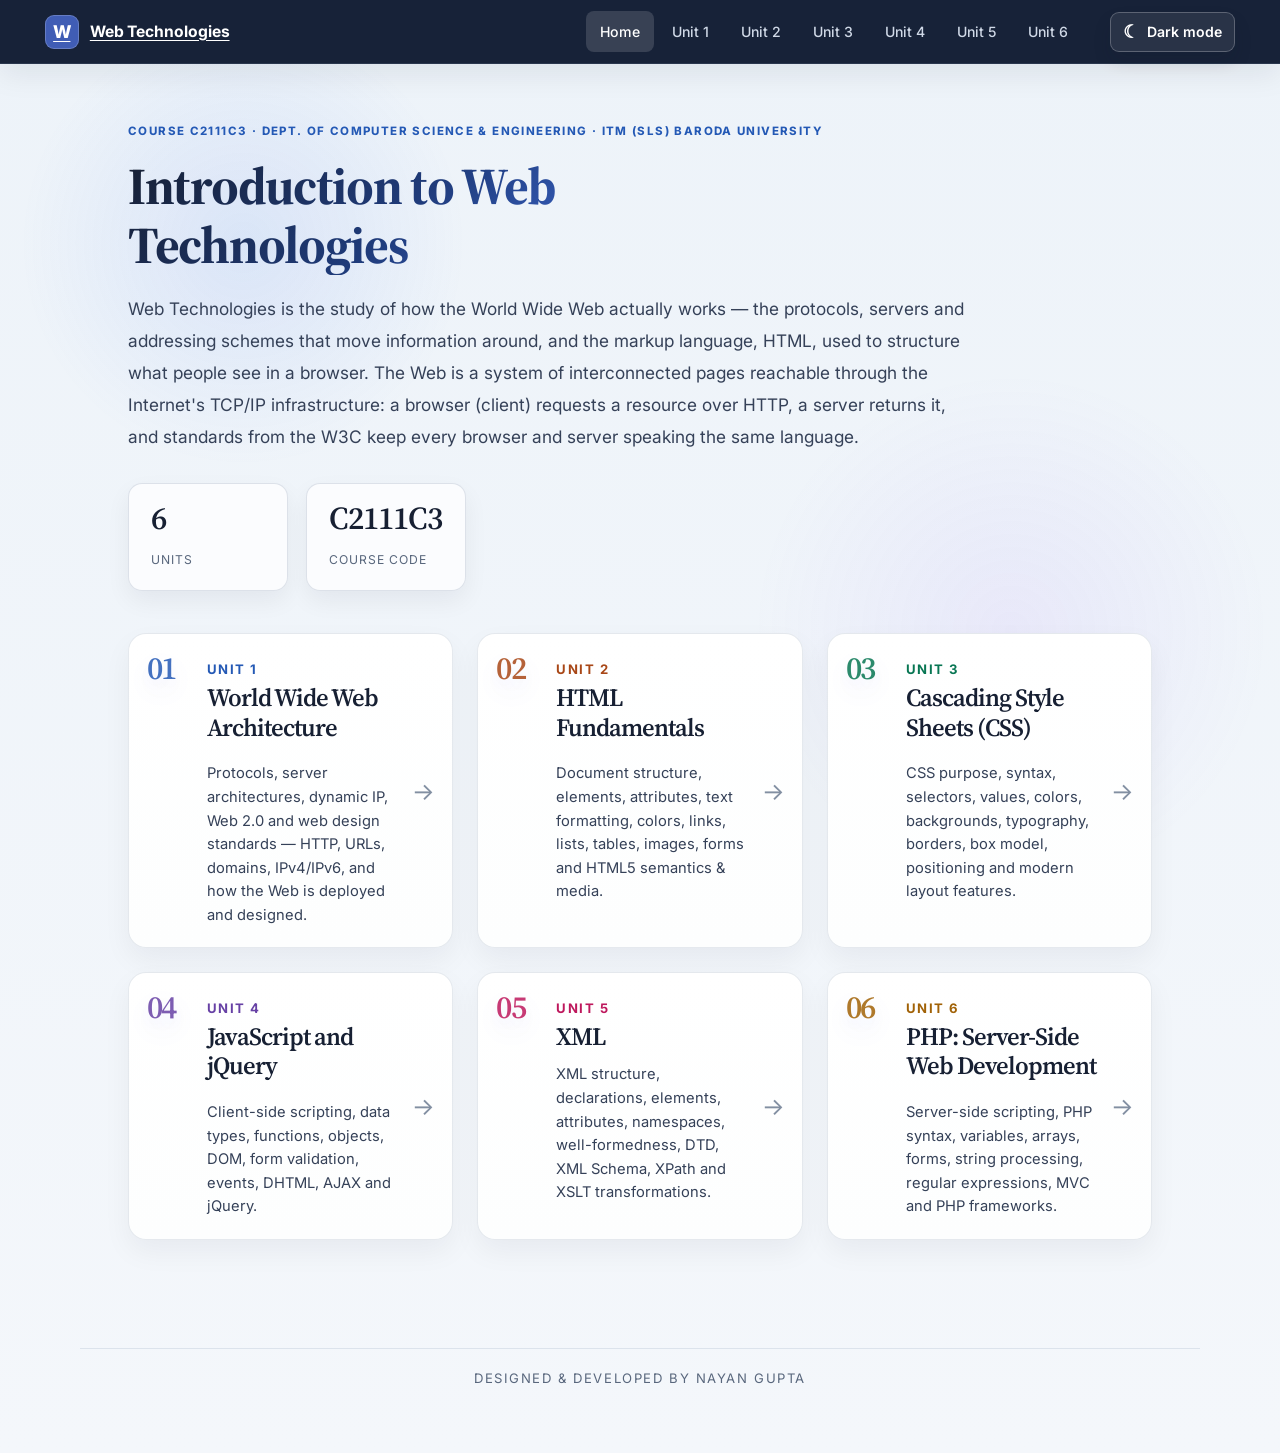
<file: index.html>
<!DOCTYPE html>

<html lang="en">
<head>
<meta charset="utf-8"/>
<meta content="width=device-width, initial-scale=1, viewport-fit=cover" name="viewport"/>
<title>Web Technologies — Course Notes</title>
<meta name="description" content="Course notes for Web Technologies (C2111C3) — covering WWW Architecture, HTML, CSS, JavaScript, XML and PHP across 6 units."/>
<link href="favicon.ico" rel="icon" type="image/x-icon"/>
<link href="https://fonts.googleapis.com" rel="preconnect"/>
<link crossorigin="" href="https://fonts.gstatic.com" rel="preconnect"/>
<link href="https://fonts.googleapis.com/css2?family=Source+Serif+4:opsz,wght@8..60,500;8..60,600;8..60,700&amp;family=Inter:wght@400;500;600;700&amp;display=swap" rel="stylesheet"/>
<link href="style.css" rel="stylesheet"/>
<script>(function(w,d,s,l,i){w[l]=w[l]||[];w[l].push({'gtm.start':new Date().getTime(),event:'gtm.js'});var f=d.getElementsByTagName(s)[0],j=d.createElement(s),dl=l!=='dataLayer'?'&l='+l:'';j.async=true;j.src='https://www.googletagmanager.com/gtm.js?id='+i+dl;f.parentNode.insertBefore(j,f);})(window,document,'script','dataLayer','GTM-NMCQTJPJ');</script>
</head>
<body>
<noscript><iframe src="https://www.googletagmanager.com/ns.html?id=GTM-NMCQTJPJ" height="0" width="0" style="display:none;visibility:hidden" title="Google Tag Manager"></iframe></noscript>
<header class="topbar">
<a class="brand" href="index.html" aria-label="Web Technologies home"><span class="brand-mark" aria-hidden="true">W</span><span class="brand-name">Web Technologies</span></a>
<div class="navgrp">
<a class="navlink on" href="index.html" id="nav-home">Home</a>
<a class="navlink" href="unit1.html" id="nav-unit1">Unit 1</a>
<a class="navlink" href="unit2.html" id="nav-unit2">Unit 2</a>
<a class="navlink" href="unit3.html" id="nav-unit3">Unit 3</a>
<a class="navlink" href="unit4.html" id="nav-unit4">Unit 4</a>
<a class="navlink" href="unit5.html" id="nav-unit5">Unit 5</a>
<a class="navlink" href="unit6.html" id="nav-unit6">Unit 6</a>
<button class="theme-toggle" id="themeToggle" type="button" aria-pressed="false" aria-label="Switch to dark mode"><span class="theme-icon" aria-hidden="true">☾</span><span class="theme-label">Dark mode</span></button>
</div>
</header>
<div class="progress" id="progressBar"></div>
<!-- ============ HOME ============ -->
<div class="page active" id="home">
<div class="home-wrap">
<span class="eyebrow">Course C2111C3 · Dept. of Computer Science &amp; Engineering · ITM (SLS) Baroda University</span>
<h1>Introduction to Web Technologies</h1>
<p class="lede">Web Technologies is the study of how the World Wide Web actually works — the protocols, servers and addressing schemes that move information around, and the markup language, HTML, used to structure what people see in a browser. The Web is a system of interconnected pages reachable through the Internet's TCP/IP infrastructure: a browser (client) requests a resource over HTTP, a server returns it, and standards from the W3C keep every browser and server speaking the same language.</p>
<div class="stats-row">
<div><strong>6</strong><span>Units</span></div>
<div><strong>C2111C3</strong><span>Course code</span></div>
</div>
<div class="unit-list">
<a class="unit-row c1" href="unit1.html">
<span class="num">01</span>
<span class="body">
<span class="eyebrow">Unit 1</span>
<h2>World Wide Web Architecture</h2>
<p>Protocols, server architectures, dynamic IP, Web 2.0 and web design standards — HTTP, URLs, domains, IPv4/IPv6, and how the Web is deployed and designed.</p>
</span>
<span class="arrow">→</span>
</a>
<a class="unit-row c2" href="unit2.html">
<span class="num">02</span>
<span class="body">
<span class="eyebrow">Unit 2</span>
<h2>HTML Fundamentals</h2>
<p>Document structure, elements, attributes, text formatting, colors, links, lists, tables, images, forms and HTML5 semantics &amp; media.</p>
</span>
<span class="arrow">→</span>
</a>
<a class="unit-row c3" href="unit3.html"><span class="num">03</span><span class="body"><span class="eyebrow">Unit 3</span><h2>Cascading Style Sheets (CSS)</h2><p>CSS purpose, syntax, selectors, values, colors, backgrounds, typography, borders, box model, positioning and modern layout features.</p></span><span class="arrow">→</span></a>
<a class="unit-row c4" href="unit4.html"><span class="num">04</span><span class="body"><span class="eyebrow">Unit 4</span><h2>JavaScript and jQuery</h2><p>Client-side scripting, data types, functions, objects, DOM, form validation, events, DHTML, AJAX and jQuery.</p></span><span class="arrow">→</span></a>
<a class="unit-row c5" href="unit5.html"><span class="num">05</span><span class="body"><span class="eyebrow">Unit 5</span><h2>XML</h2><p>XML structure, declarations, elements, attributes, namespaces, well-formedness, DTD, XML Schema, XPath and XSLT transformations.</p></span><span class="arrow">→</span></a>
<a class="unit-row c6" href="unit6.html"><span class="num">06</span><span class="body"><span class="eyebrow">Unit 6</span><h2>PHP: Server-Side Web Development</h2><p>Server-side scripting, PHP syntax, variables, arrays, forms, string processing, regular expressions, MVC and PHP frameworks.</p></span><span class="arrow">→</span></a>
</div>
</div>
<footer class="home-footer">Designed &amp; developed by Nayan Gupta</footer>
</div>
<script defer="" src="script.js"></script>
</body>
</html>
</file>
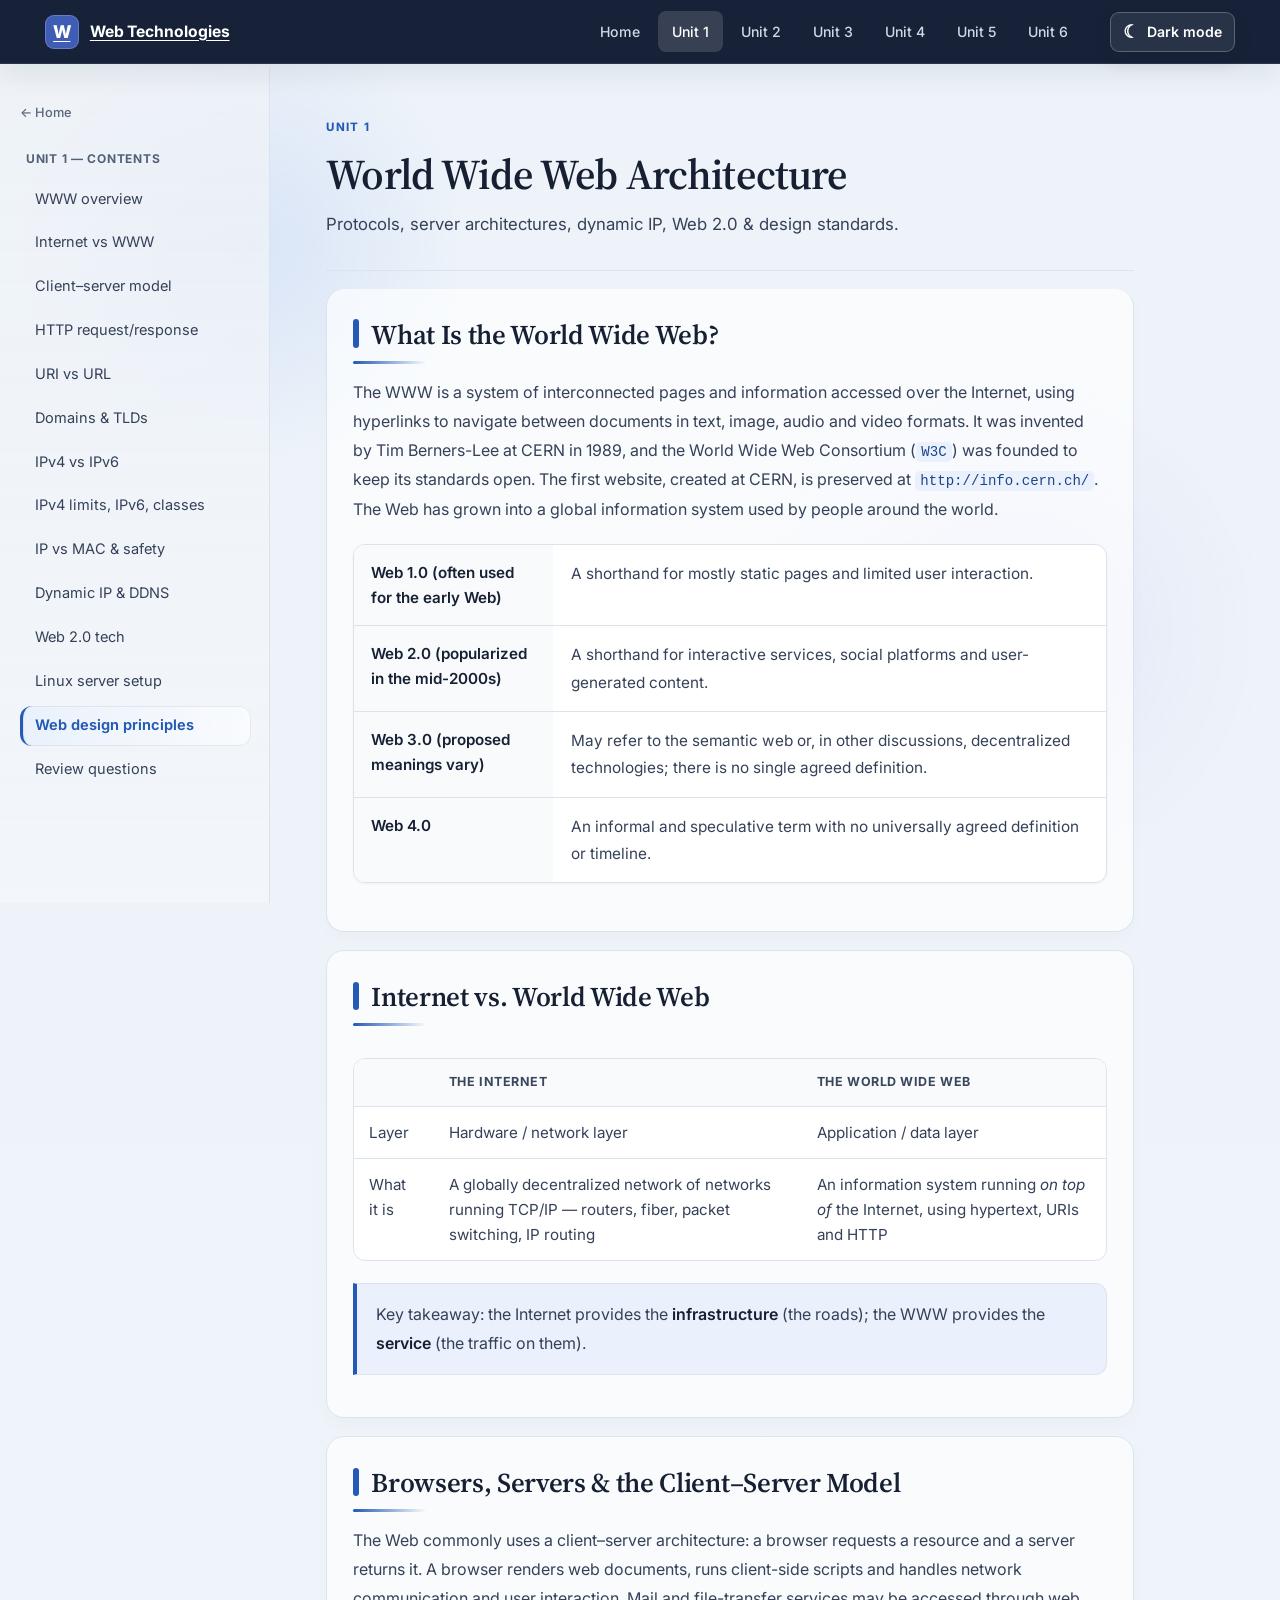
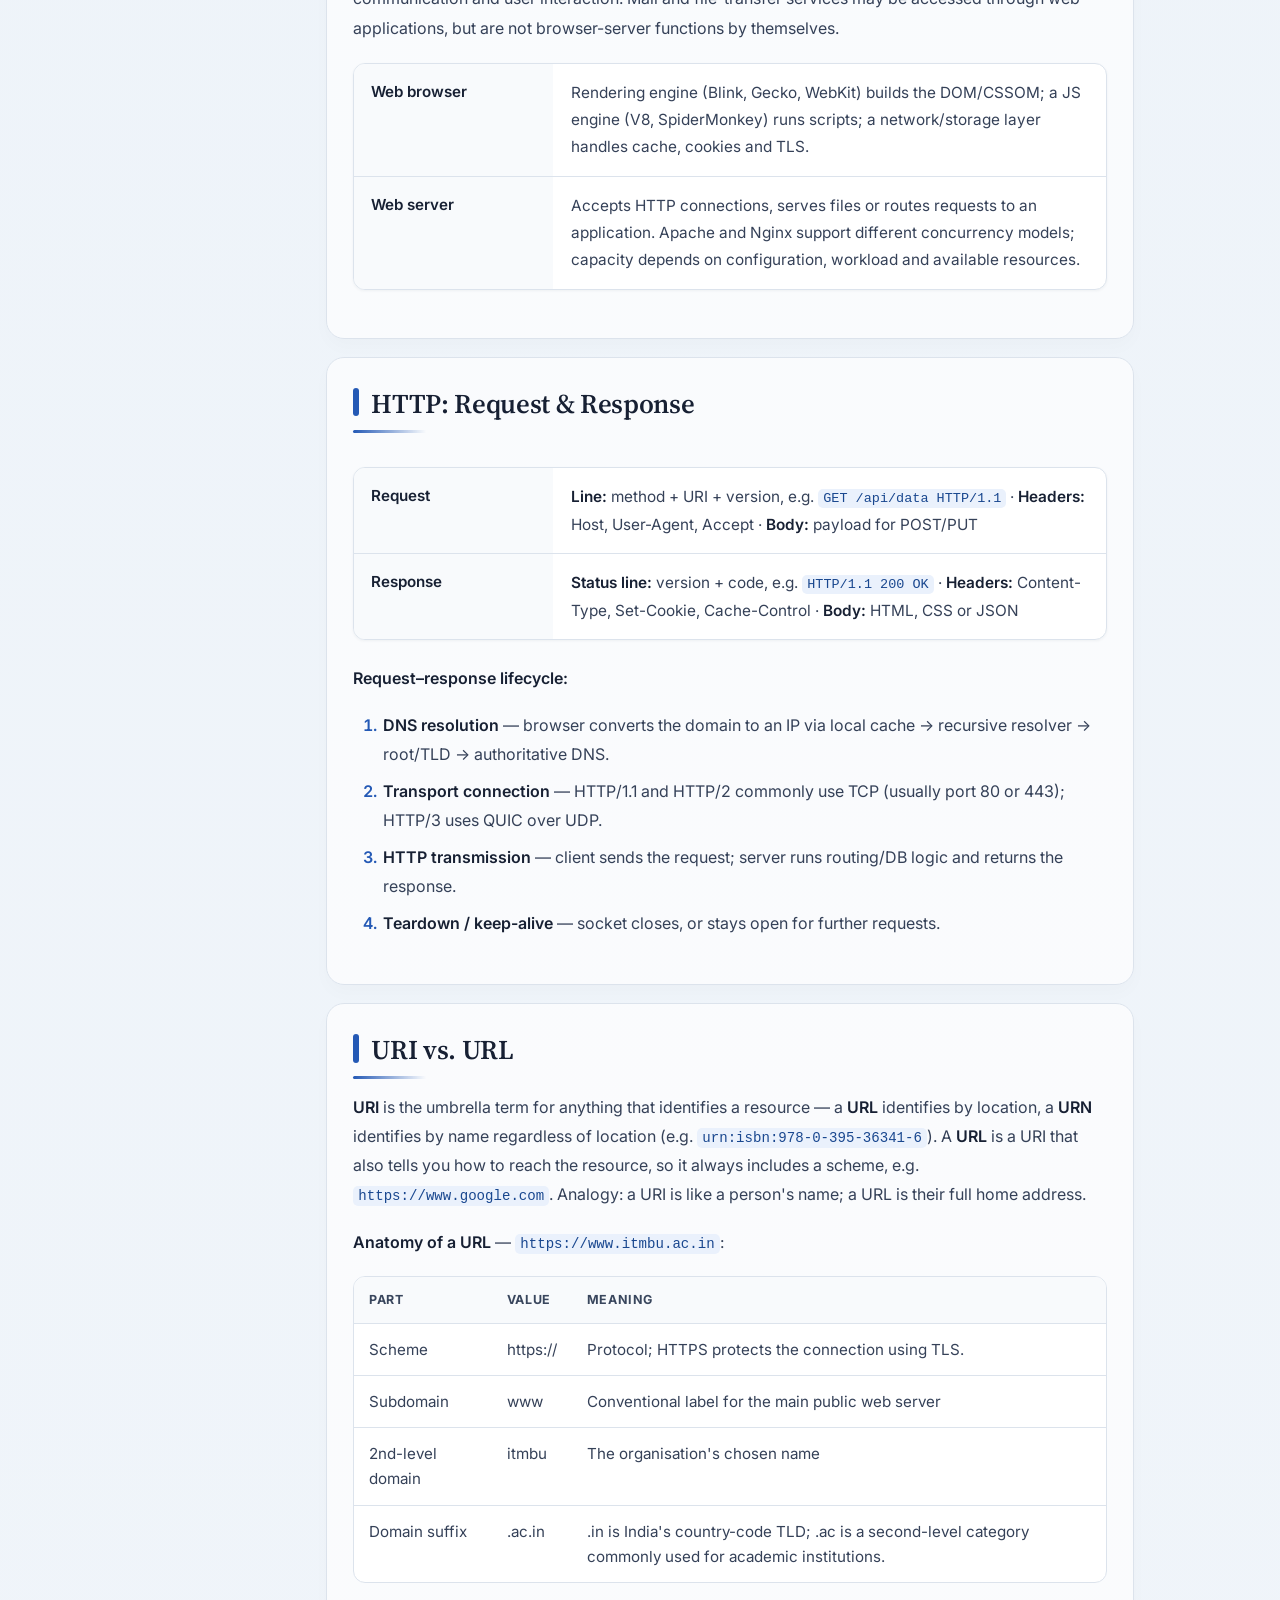
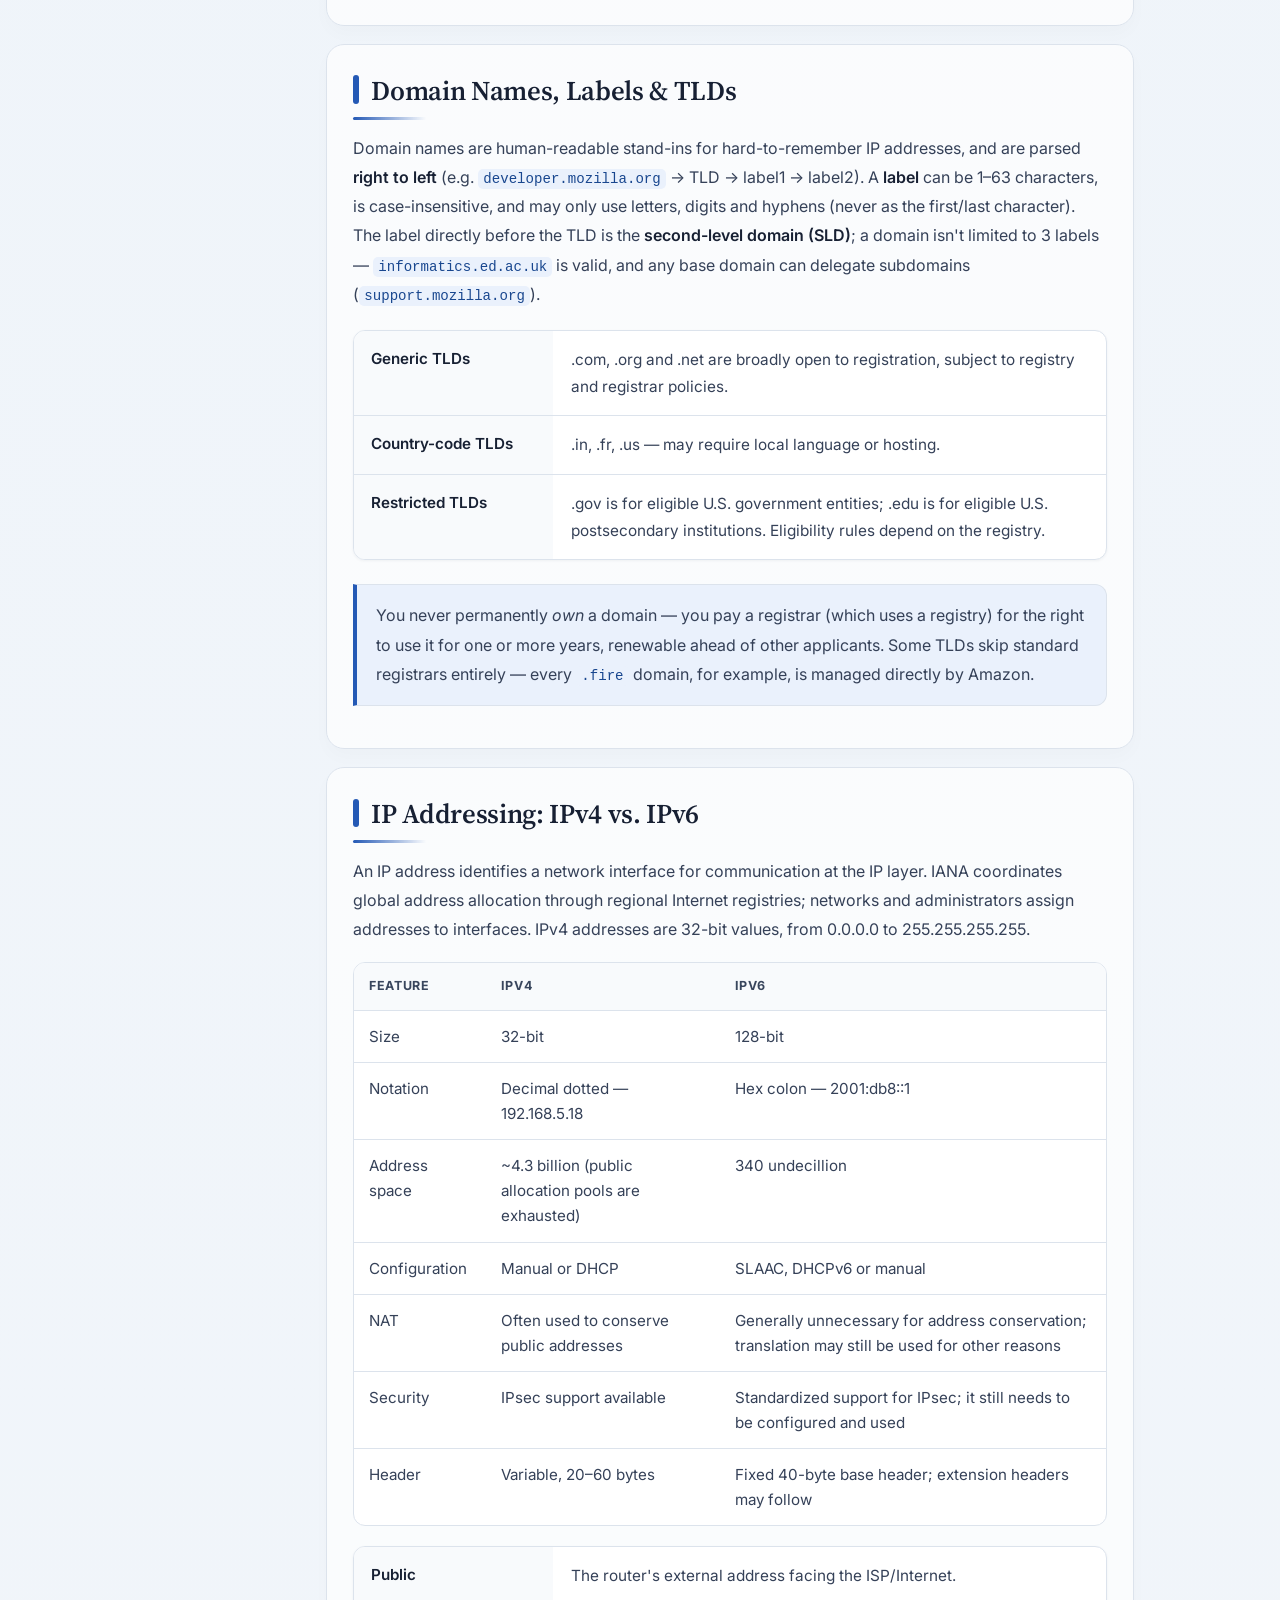
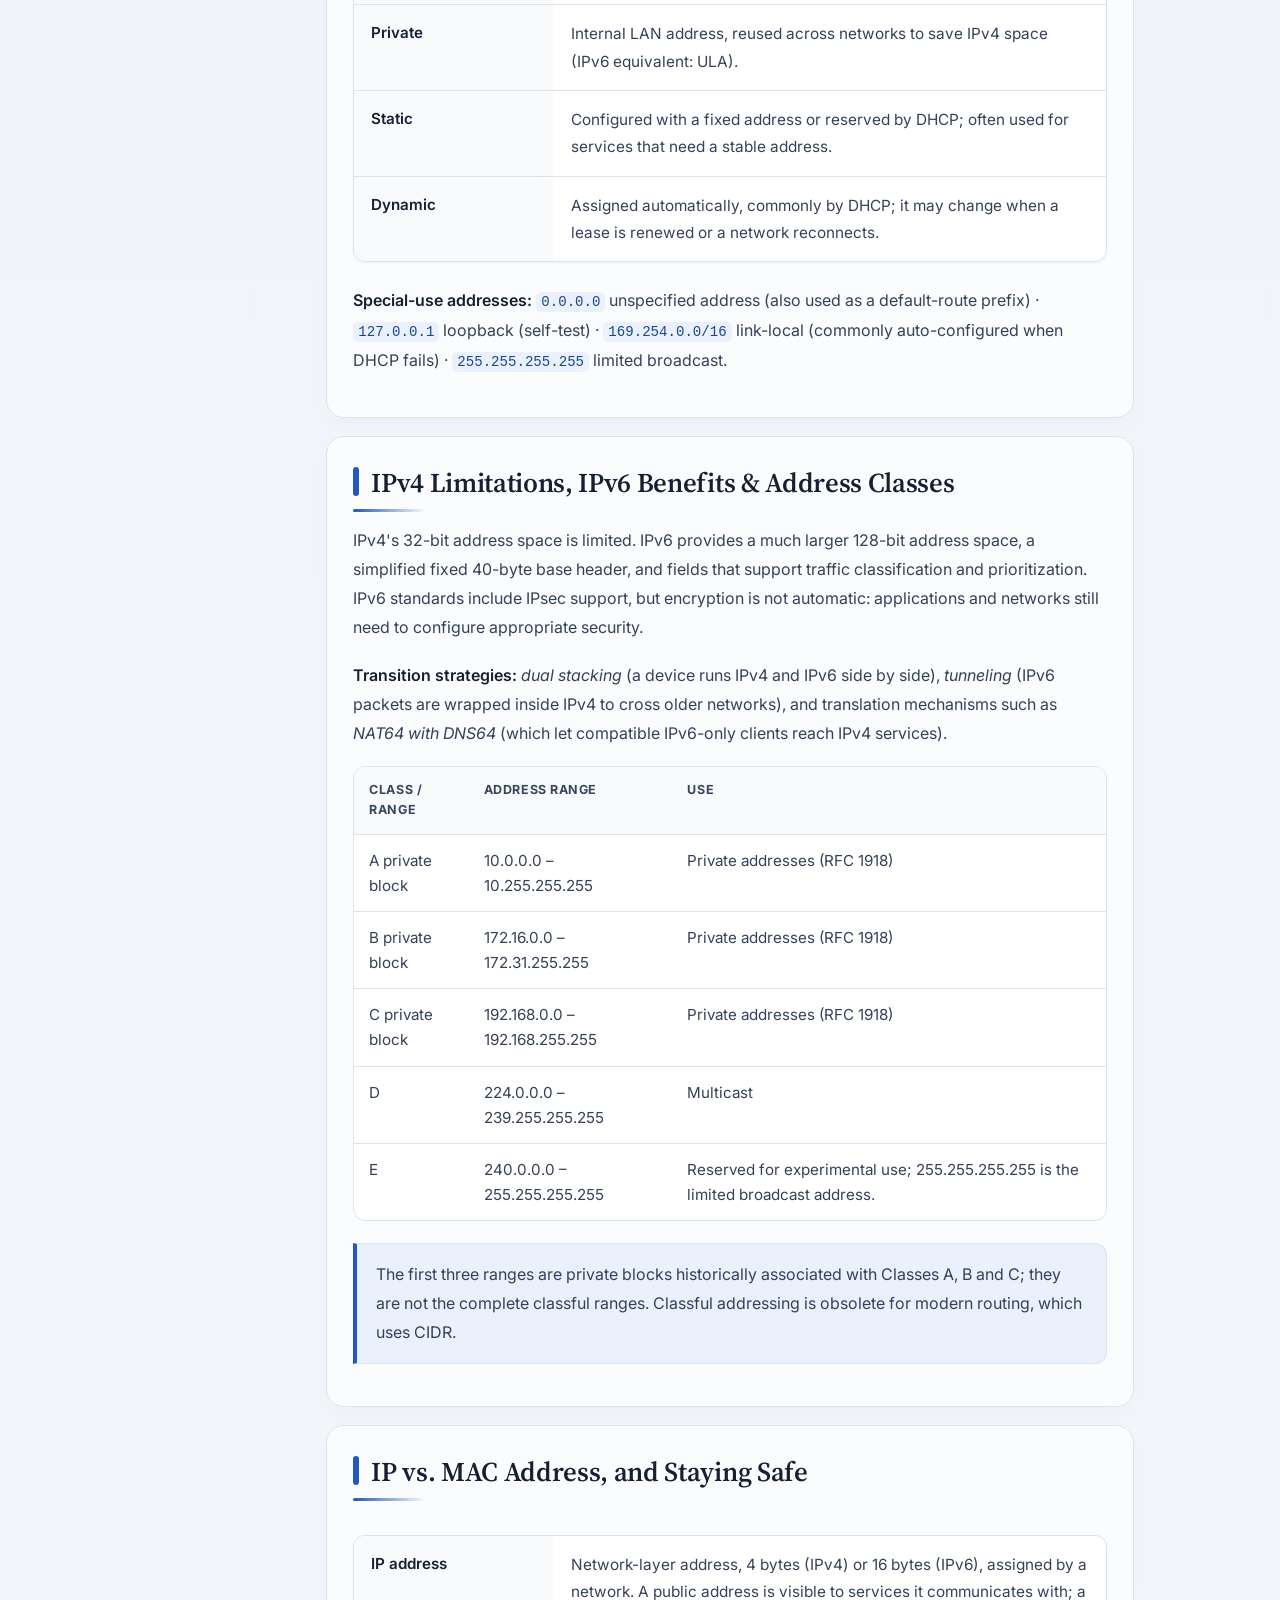
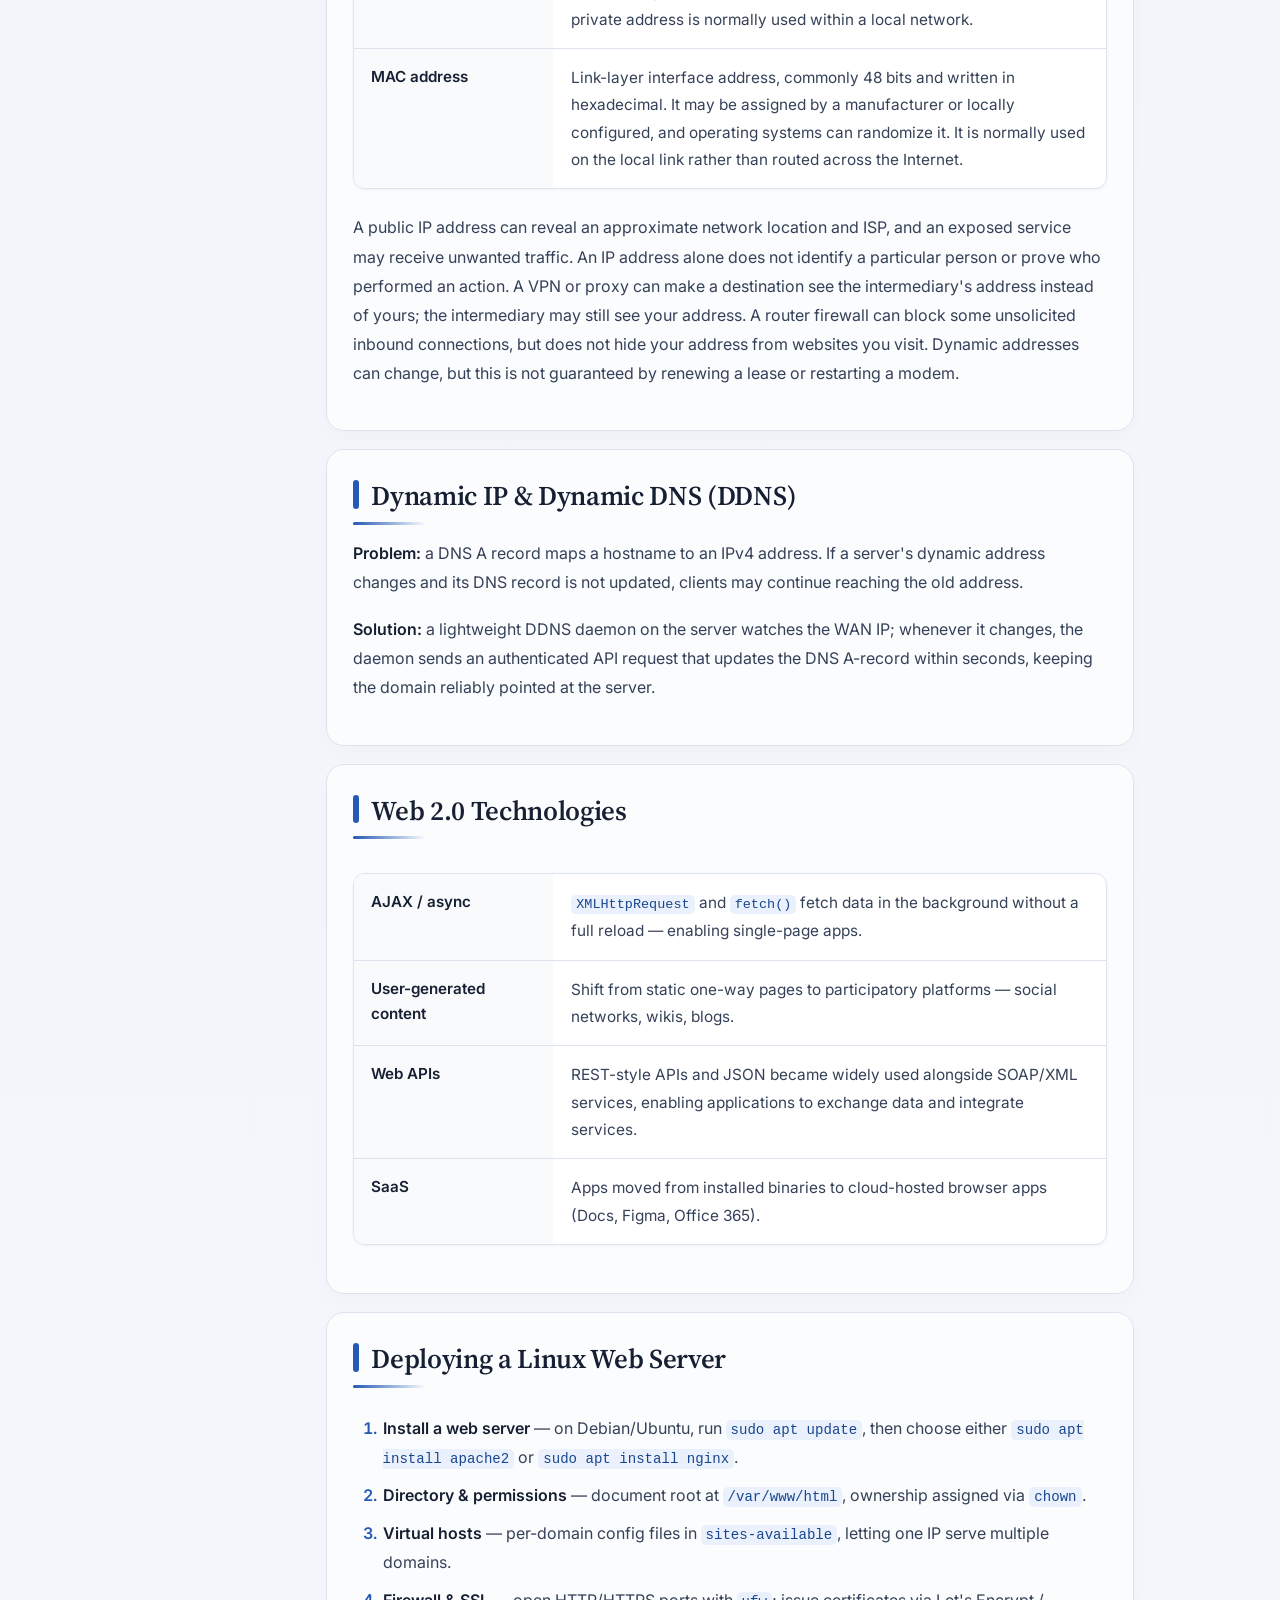
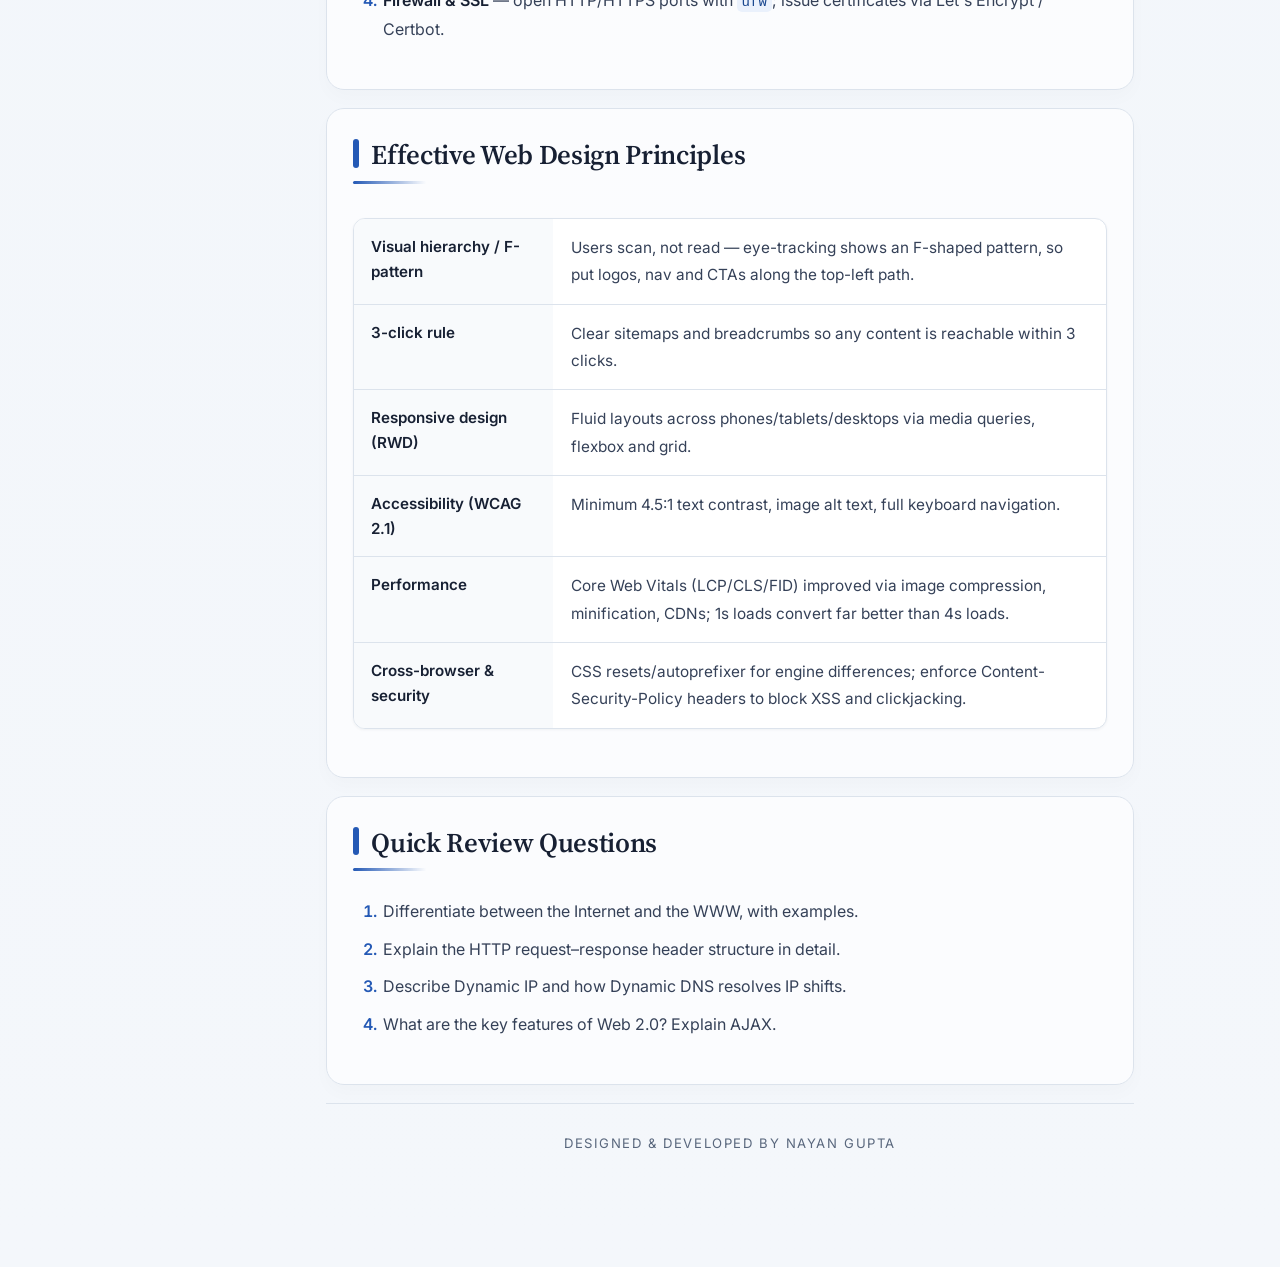
<file: unit1.html>
<!DOCTYPE html>

<html lang="en">
<head>
<meta charset="utf-8"/>
<meta content="width=device-width, initial-scale=1, viewport-fit=cover" name="viewport"/>
<title>Web Technologies — Unit 1: WWW Architecture</title>
<meta name="description" content="Unit 1 study notes: WWW overview, Internet vs WWW, HTTP, URLs, IP addressing, DNS, Web 2.0, Linux server setup and web design principles."/>
<link href="favicon.ico" rel="icon" type="image/x-icon"/>
<link href="https://fonts.googleapis.com" rel="preconnect"/>
<link crossorigin="" href="https://fonts.gstatic.com" rel="preconnect"/>
<link href="https://fonts.googleapis.com/css2?family=Source+Serif+4:opsz,wght@8..60,500;8..60,600;8..60,700&amp;family=Inter:wght@400;500;600;700&amp;display=swap" rel="stylesheet"/>
<link href="style.css" rel="stylesheet"/>
<script>(function(w,d,s,l,i){w[l]=w[l]||[];w[l].push({'gtm.start':new Date().getTime(),event:'gtm.js'});var f=d.getElementsByTagName(s)[0],j=d.createElement(s),dl=l!=='dataLayer'?'&l='+l:'';j.async=true;j.src='https://www.googletagmanager.com/gtm.js?id='+i+dl;f.parentNode.insertBefore(j,f);})(window,document,'script','dataLayer','GTM-NMCQTJPJ');</script>
</head>
<body>
<noscript><iframe src="https://www.googletagmanager.com/ns.html?id=GTM-NMCQTJPJ" height="0" width="0" style="display:none;visibility:hidden" title="Google Tag Manager"></iframe></noscript>
<header class="topbar">
<a class="brand" href="index.html" aria-label="Web Technologies home"><span class="brand-mark" aria-hidden="true">W</span><span class="brand-name">Web Technologies</span></a>
<div class="navgrp"><a class="navlink" href="index.html" id="nav-home">Home</a><a class="navlink on" href="unit1.html" id="nav-unit1">Unit 1</a><a class="navlink" href="unit2.html" id="nav-unit2">Unit 2</a><a class="navlink" href="unit3.html" id="nav-unit3">Unit 3</a><a class="navlink" href="unit4.html" id="nav-unit4">Unit 4</a><a class="navlink" href="unit5.html" id="nav-unit5">Unit 5</a><a class="navlink" href="unit6.html" id="nav-unit6">Unit 6</a><button aria-label="Switch to dark mode" aria-pressed="false" class="theme-toggle" id="themeToggle" type="button"><span aria-hidden="true" class="theme-icon">☾</span><span class="theme-label">Dark mode</span></button></div>
</header>
<div class="progress" id="progressBar"></div>
<div class="page active" id="unit1">
<div class="layout">
<nav class="side">
<a class="backlink" href="index.html">← Home</a>
<div class="label">Unit 1 — Contents</div>
<a href="#web-overview">WWW overview</a>
<a href="#internet-vs-www">Internet vs WWW</a>
<a href="#client-server">Client–server model</a>
<a href="#http">HTTP request/response</a>
<a href="#uri-url">URI vs URL</a>
<a href="#domains">Domains &amp; TLDs</a>
<a href="#ip-addressing">IPv4 vs IPv6</a>
<a href="#ip-classes">IPv4 limits, IPv6, classes</a>
<a href="#ip-mac">IP vs MAC &amp; safety</a>
<a href="#dynamic-dns">Dynamic IP &amp; DDNS</a>
<a href="#web20">Web 2.0 tech</a>
<a href="#linux-server">Linux server setup</a>
<a href="#web-design">Web design principles</a>
<a href="#review-u1">Review questions</a>
</nav>
<main>
<div class="unit-hero"><span class="eyebrow">Unit 1</span><h1>World Wide Web Architecture</h1><p>Protocols, server architectures, dynamic IP, Web 2.0 &amp; design standards.</p></div>
<section class="topic u1" id="web-overview">
<h3>What Is the World Wide Web?</h3>
<p>The WWW is a system of interconnected pages and information accessed over the Internet, using hyperlinks to navigate between documents in text, image, audio and video formats. It was invented by Tim Berners-Lee at CERN in 1989, and the World Wide Web Consortium (<code class="inline">W3C</code>) was founded to keep its standards open. The first website, created at CERN, is preserved at <code class="inline">http://info.cern.ch/</code>. The Web has grown into a global information system used by people around the world.</p>
<dl class="deflist">
<div><dt>Web 1.0 (often used for the early Web)</dt><dd>A shorthand for mostly static pages and limited user interaction.</dd></div>
<div><dt>Web 2.0 (popularized in the mid-2000s)</dt><dd>A shorthand for interactive services, social platforms and user-generated content.</dd></div>
<div><dt>Web 3.0 (proposed meanings vary)</dt><dd>May refer to the semantic web or, in other discussions, decentralized technologies; there is no single agreed definition.</dd></div>
<div><dt>Web 4.0</dt><dd>An informal and speculative term with no universally agreed definition or timeline.</dd></div>
</dl>
</section>
<section class="topic u1" id="internet-vs-www">
<h3>Internet vs. World Wide Web</h3>
<table>
<tr><th></th><th>The Internet</th><th>The World Wide Web</th></tr>
<tr><td>Layer</td><td>Hardware / network layer</td><td>Application / data layer</td></tr>
<tr><td>What it is</td><td>A globally decentralized network of networks running TCP/IP — routers, fiber, packet switching, IP routing</td><td>An information system running <em>on top of</em> the Internet, using hypertext, URIs and HTTP</td></tr>
</table>
<p class="callout">Key takeaway: the Internet provides the <strong>infrastructure</strong> (the roads); the WWW provides the <strong>service</strong> (the traffic on them).</p>
</section>
<section class="topic u1" id="client-server">
<h3>Browsers, Servers &amp; the Client–Server Model</h3>
<p>The Web commonly uses a client–server architecture: a browser requests a resource and a server returns it. A browser renders web documents, runs client-side scripts and handles network communication and user interaction. Mail and file-transfer services may be accessed through web applications, but are not browser-server functions by themselves.</p>
<dl class="deflist">
<div><dt>Web browser</dt><dd>Rendering engine (Blink, Gecko, WebKit) builds the DOM/CSSOM; a JS engine (V8, SpiderMonkey) runs scripts; a network/storage layer handles cache, cookies and TLS.</dd></div>
<div><dt>Web server</dt><dd>Accepts HTTP connections, serves files or routes requests to an application. Apache and Nginx support different concurrency models; capacity depends on configuration, workload and available resources.</dd></div>
</dl>
</section>
<section class="topic u1" id="http">
<h3>HTTP: Request &amp; Response</h3>
<dl class="deflist">
<div><dt>Request</dt><dd><strong>Line:</strong> method + URI + version, e.g. <code class="inline">GET /api/data HTTP/1.1</code> · <strong>Headers:</strong> Host, User-Agent, Accept · <strong>Body:</strong> payload for POST/PUT</dd></div>
<div><dt>Response</dt><dd><strong>Status line:</strong> version + code, e.g. <code class="inline">HTTP/1.1 200 OK</code> · <strong>Headers:</strong> Content-Type, Set-Cookie, Cache-Control · <strong>Body:</strong> HTML, CSS or JSON</dd></div>
</dl>
<p><strong>Request–response lifecycle:</strong></p>
<ol>
<li><strong>DNS resolution</strong> — browser converts the domain to an IP via local cache → recursive resolver → root/TLD → authoritative DNS.</li>
<li><strong>Transport connection</strong> — HTTP/1.1 and HTTP/2 commonly use TCP (usually port 80 or 443); HTTP/3 uses QUIC over UDP.</li>
<li><strong>HTTP transmission</strong> — client sends the request; server runs routing/DB logic and returns the response.</li>
<li><strong>Teardown / keep-alive</strong> — socket closes, or stays open for further requests.</li>
</ol>
</section>
<section class="topic u1" id="uri-url">
<h3>URI vs. URL</h3>
<p><strong>URI</strong> is the umbrella term for anything that identifies a resource — a <strong>URL</strong> identifies by location, a <strong>URN</strong> identifies by name regardless of location (e.g. <code class="inline">urn:isbn:978-0-395-36341-6</code>). A <strong>URL</strong> is a URI that also tells you how to reach the resource, so it always includes a scheme, e.g. <code class="inline">https://www.google.com</code>. Analogy: a URI is like a person's name; a URL is their full home address.</p>
<p><strong>Anatomy of a URL</strong> — <code class="inline">https://www.itmbu.ac.in</code>:</p>
<table>
<tr><th>Part</th><th>Value</th><th>Meaning</th></tr>
<tr><td>Scheme</td><td>https://</td><td>Protocol; HTTPS protects the connection using TLS.</td></tr>
<tr><td>Subdomain</td><td>www</td><td>Conventional label for the main public web server</td></tr>
<tr><td>2nd-level domain</td><td>itmbu</td><td>The organisation's chosen name</td></tr>
<tr><td>Domain suffix</td><td>.ac.in</td><td>.in is India's country-code TLD; .ac is a second-level category commonly used for academic institutions.</td></tr>
</table>
</section>
<section class="topic u1" id="domains">
<h3>Domain Names, Labels &amp; TLDs</h3>
<p>Domain names are human-readable stand-ins for hard-to-remember IP addresses, and are parsed <strong>right to left</strong> (e.g. <code class="inline">developer.mozilla.org</code> → TLD → label1 → label2). A <strong>label</strong> can be 1–63 characters, is case-insensitive, and may only use letters, digits and hyphens (never as the first/last character). The label directly before the TLD is the <strong>second-level domain (SLD)</strong>; a domain isn't limited to 3 labels — <code class="inline">informatics.ed.ac.uk</code> is valid, and any base domain can delegate subdomains (<code class="inline">support.mozilla.org</code>).</p>
<dl class="deflist">
<div><dt>Generic TLDs</dt><dd>.com, .org and .net are broadly open to registration, subject to registry and registrar policies.</dd></div>
<div><dt>Country-code TLDs</dt><dd>.in, .fr, .us — may require local language or hosting.</dd></div>
<div><dt>Restricted TLDs</dt><dd>.gov is for eligible U.S. government entities; .edu is for eligible U.S. postsecondary institutions. Eligibility rules depend on the registry.</dd></div>
</dl>
<p class="callout">You never permanently <em>own</em> a domain — you pay a registrar (which uses a registry) for the right to use it for one or more years, renewable ahead of other applicants. Some TLDs skip standard registrars entirely — every <code class="inline">.fire</code> domain, for example, is managed directly by Amazon.</p>
</section>
<section class="topic u1" id="ip-addressing">
<h3>IP Addressing: IPv4 vs. IPv6</h3>
<p>An IP address identifies a network interface for communication at the IP layer. IANA coordinates global address allocation through regional Internet registries; networks and administrators assign addresses to interfaces. IPv4 addresses are 32-bit values, from 0.0.0.0 to 255.255.255.255.</p>
<table>
<tr><th>Feature</th><th>IPv4</th><th>IPv6</th></tr>
<tr><td>Size</td><td>32-bit</td><td>128-bit</td></tr>
<tr><td>Notation</td><td>Decimal dotted — 192.168.5.18</td><td>Hex colon — 2001:db8::1</td></tr>
<tr><td>Address space</td><td>~4.3 billion (public allocation pools are exhausted)</td><td>340 undecillion</td></tr>
<tr><td>Configuration</td><td>Manual or DHCP</td><td>SLAAC, DHCPv6 or manual</td></tr>
<tr><td>NAT</td><td>Often used to conserve public addresses</td><td>Generally unnecessary for address conservation; translation may still be used for other reasons</td></tr>
<tr><td>Security</td><td>IPsec support available</td><td>Standardized support for IPsec; it still needs to be configured and used</td></tr>
<tr><td>Header</td><td>Variable, 20–60 bytes</td><td>Fixed 40-byte base header; extension headers may follow</td></tr>
</table>
<dl class="deflist">
<div><dt>Public</dt><dd>The router's external address facing the ISP/Internet.</dd></div>
<div><dt>Private</dt><dd>Internal LAN address, reused across networks to save IPv4 space (IPv6 equivalent: ULA).</dd></div>
<div><dt>Static</dt><dd>Configured with a fixed address or reserved by DHCP; often used for services that need a stable address.</dd></div>
<div><dt>Dynamic</dt><dd>Assigned automatically, commonly by DHCP; it may change when a lease is renewed or a network reconnects.</dd></div>
</dl>
<p><strong>Special-use addresses:</strong> <code class="inline">0.0.0.0</code> unspecified address (also used as a default-route prefix) · <code class="inline">127.0.0.1</code> loopback (self-test) · <code class="inline">169.254.0.0/16</code> link-local (commonly auto-configured when DHCP fails) · <code class="inline">255.255.255.255</code> limited broadcast.</p>
</section>
<section class="topic u1" id="ip-classes">
<h3>IPv4 Limitations, IPv6 Benefits &amp; Address Classes</h3>
<p>IPv4's 32-bit address space is limited. IPv6 provides a much larger 128-bit address space, a simplified fixed 40-byte base header, and fields that support traffic classification and prioritization. IPv6 standards include IPsec support, but encryption is not automatic: applications and networks still need to configure appropriate security.</p>
<p><strong>Transition strategies:</strong> <em>dual stacking</em> (a device runs IPv4 and IPv6 side by side), <em>tunneling</em> (IPv6 packets are wrapped inside IPv4 to cross older networks), and translation mechanisms such as <em>NAT64 with DNS64</em> (which let compatible IPv6-only clients reach IPv4 services).</p>
<table>
<tr><th>Class / range</th><th>Address range</th><th>Use</th></tr>
<tr><td>A private block</td><td>10.0.0.0 – 10.255.255.255</td><td>Private addresses (RFC 1918)</td></tr>
<tr><td>B private block</td><td>172.16.0.0 – 172.31.255.255</td><td>Private addresses (RFC 1918)</td></tr>
<tr><td>C private block</td><td>192.168.0.0 – 192.168.255.255</td><td>Private addresses (RFC 1918)</td></tr>
<tr><td>D</td><td>224.0.0.0 – 239.255.255.255</td><td>Multicast</td></tr>
<tr><td>E</td><td>240.0.0.0 – 255.255.255.255</td><td>Reserved for experimental use; 255.255.255.255 is the limited broadcast address.</td></tr>
</table>
<p class="callout">The first three ranges are private blocks historically associated with Classes A, B and C; they are not the complete classful ranges. Classful addressing is obsolete for modern routing, which uses CIDR.</p>
</section>
<section class="topic u1" id="ip-mac">
<h3>IP vs. MAC Address, and Staying Safe</h3>
<dl class="deflist">
<div><dt>IP address</dt><dd>Network-layer address, 4 bytes (IPv4) or 16 bytes (IPv6), assigned by a network. A public address is visible to services it communicates with; a private address is normally used within a local network.</dd></div>
<div><dt>MAC address</dt><dd>Link-layer interface address, commonly 48 bits and written in hexadecimal. It may be assigned by a manufacturer or locally configured, and operating systems can randomize it. It is normally used on the local link rather than routed across the Internet.</dd></div>
</dl>
<p>A public IP address can reveal an approximate network location and ISP, and an exposed service may receive unwanted traffic. An IP address alone does not identify a particular person or prove who performed an action. A VPN or proxy can make a destination see the intermediary's address instead of yours; the intermediary may still see your address. A router firewall can block some unsolicited inbound connections, but does not hide your address from websites you visit. Dynamic addresses can change, but this is not guaranteed by renewing a lease or restarting a modem.</p>
</section>
<section class="topic u1" id="dynamic-dns">
<h3>Dynamic IP &amp; Dynamic DNS (DDNS)</h3>
<p><strong>Problem:</strong> a DNS A record maps a hostname to an IPv4 address. If a server's dynamic address changes and its DNS record is not updated, clients may continue reaching the old address.</p>
<p><strong>Solution:</strong> a lightweight DDNS daemon on the server watches the WAN IP; whenever it changes, the daemon sends an authenticated API request that updates the DNS A-record within seconds, keeping the domain reliably pointed at the server.</p>
</section>
<section class="topic u1" id="web20">
<h3>Web 2.0 Technologies</h3>
<dl class="deflist">
<div><dt>AJAX / async</dt><dd><code class="inline">XMLHttpRequest</code> and <code class="inline">fetch()</code> fetch data in the background without a full reload — enabling single-page apps.</dd></div>
<div><dt>User-generated content</dt><dd>Shift from static one-way pages to participatory platforms — social networks, wikis, blogs.</dd></div>
<div><dt>Web APIs</dt><dd>REST-style APIs and JSON became widely used alongside SOAP/XML services, enabling applications to exchange data and integrate services.</dd></div>
<div><dt>SaaS</dt><dd>Apps moved from installed binaries to cloud-hosted browser apps (Docs, Figma, Office 365).</dd></div>
</dl>
</section>
<section class="topic u1" id="linux-server">
<h3>Deploying a Linux Web Server</h3>
<ol>
<li><strong>Install a web server</strong> — on Debian/Ubuntu, run <code class="inline">sudo apt update</code>, then choose either <code class="inline">sudo apt install apache2</code> or <code class="inline">sudo apt install nginx</code>.</li>
<li><strong>Directory &amp; permissions</strong> — document root at <code class="inline">/var/www/html</code>, ownership assigned via <code class="inline">chown</code>.</li>
<li><strong>Virtual hosts</strong> — per-domain config files in <code class="inline">sites-available</code>, letting one IP serve multiple domains.</li>
<li><strong>Firewall &amp; SSL</strong> — open HTTP/HTTPS ports with <code class="inline">ufw</code>; issue certificates via Let's Encrypt / Certbot.</li>
</ol>
</section>
<section class="topic u1" id="web-design">
<h3>Effective Web Design Principles</h3>
<dl class="deflist">
<div><dt>Visual hierarchy / F-pattern</dt><dd>Users scan, not read — eye-tracking shows an F-shaped pattern, so put logos, nav and CTAs along the top-left path.</dd></div>
<div><dt>3-click rule</dt><dd>Clear sitemaps and breadcrumbs so any content is reachable within 3 clicks.</dd></div>
<div><dt>Responsive design (RWD)</dt><dd>Fluid layouts across phones/tablets/desktops via media queries, flexbox and grid.</dd></div>
<div><dt>Accessibility (WCAG 2.1)</dt><dd>Minimum 4.5:1 text contrast, image alt text, full keyboard navigation.</dd></div>
<div><dt>Performance</dt><dd>Core Web Vitals (LCP/CLS/FID) improved via image compression, minification, CDNs; 1s loads convert far better than 4s loads.</dd></div>
<div><dt>Cross-browser &amp; security</dt><dd>CSS resets/autoprefixer for engine differences; enforce Content-Security-Policy headers to block XSS and clickjacking.</dd></div>
</dl>
</section>
<section class="topic u1" id="review-u1">
<h3>Quick Review Questions</h3>
<ol>
<li>Differentiate between the Internet and the WWW, with examples.</li>
<li>Explain the HTTP request–response header structure in detail.</li>
<li>Describe Dynamic IP and how Dynamic DNS resolves IP shifts.</li>
<li>What are the key features of Web 2.0? Explain AJAX.</li>
</ol>
</section>
<footer>Designed &amp; developed by Nayan Gupta</footer>
</main>
</div>
</div>
<script src="script.js"></script>
</body>
</html>
</file>
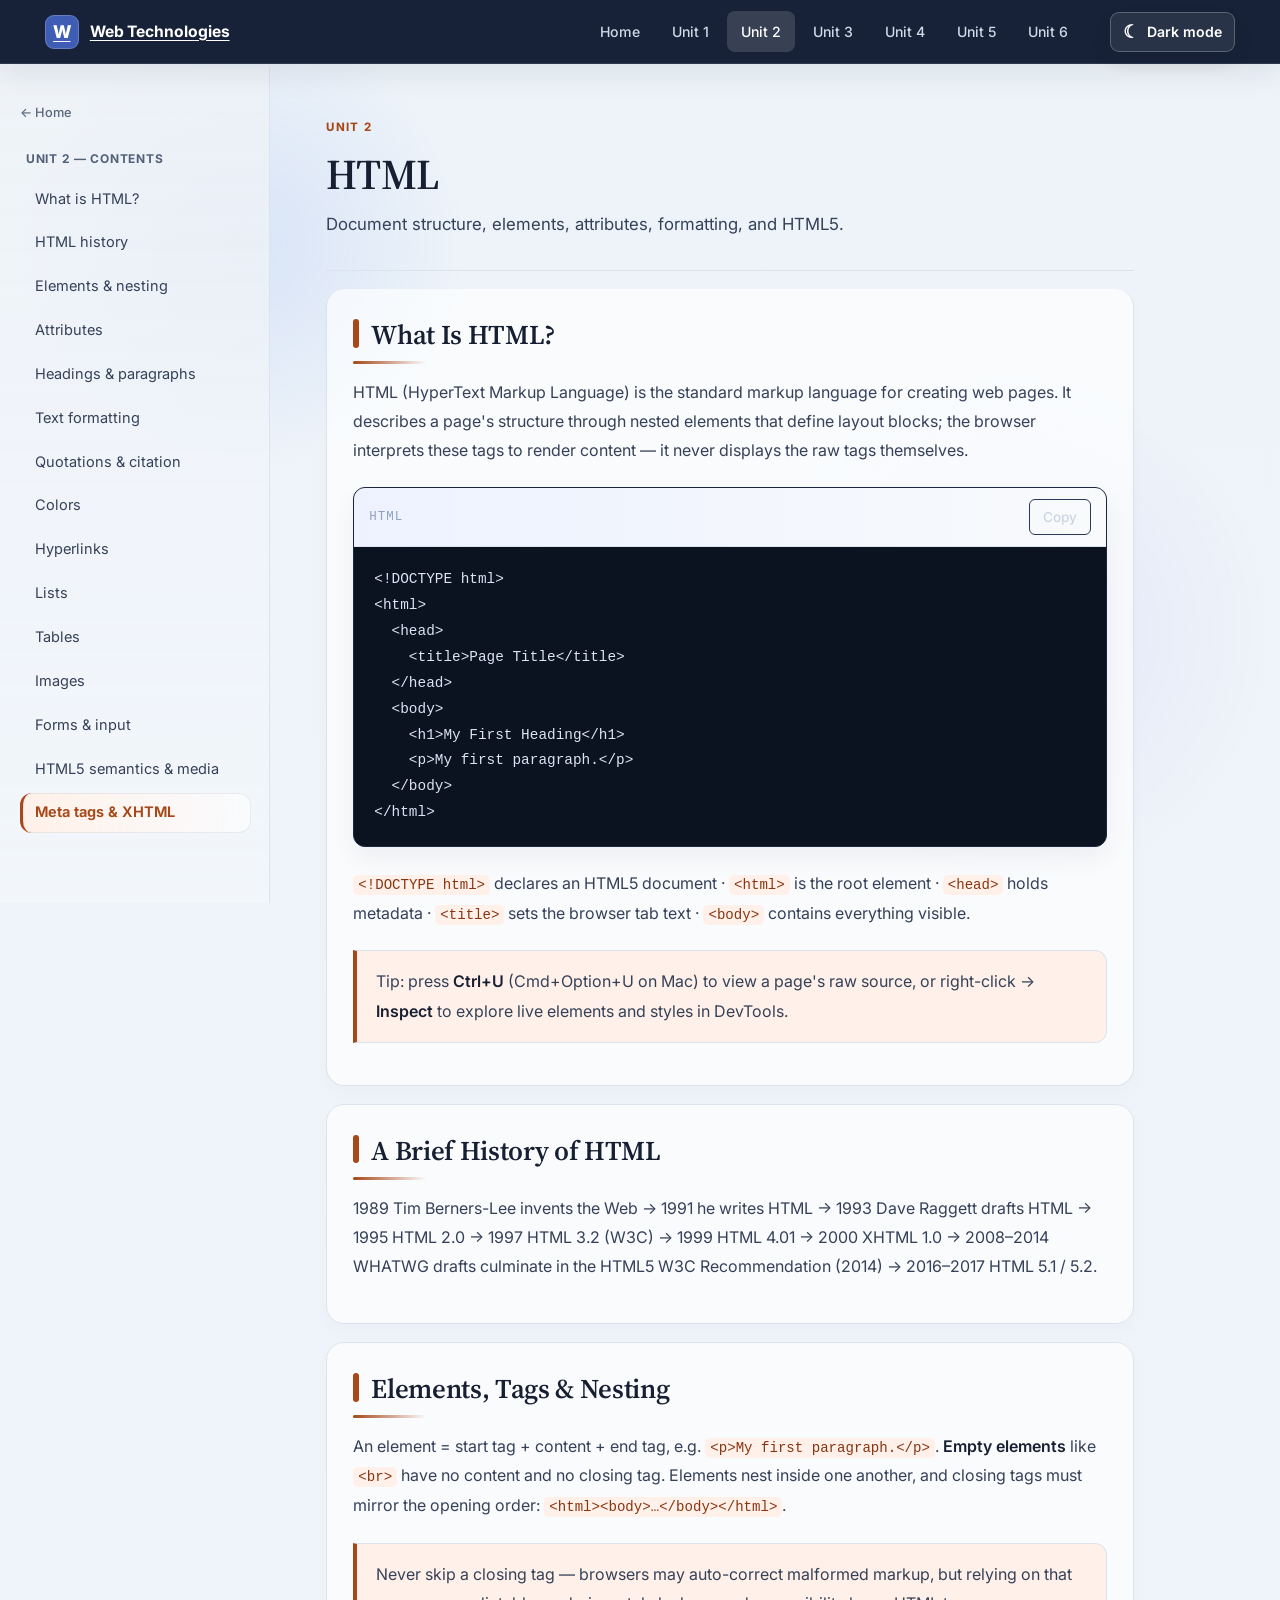
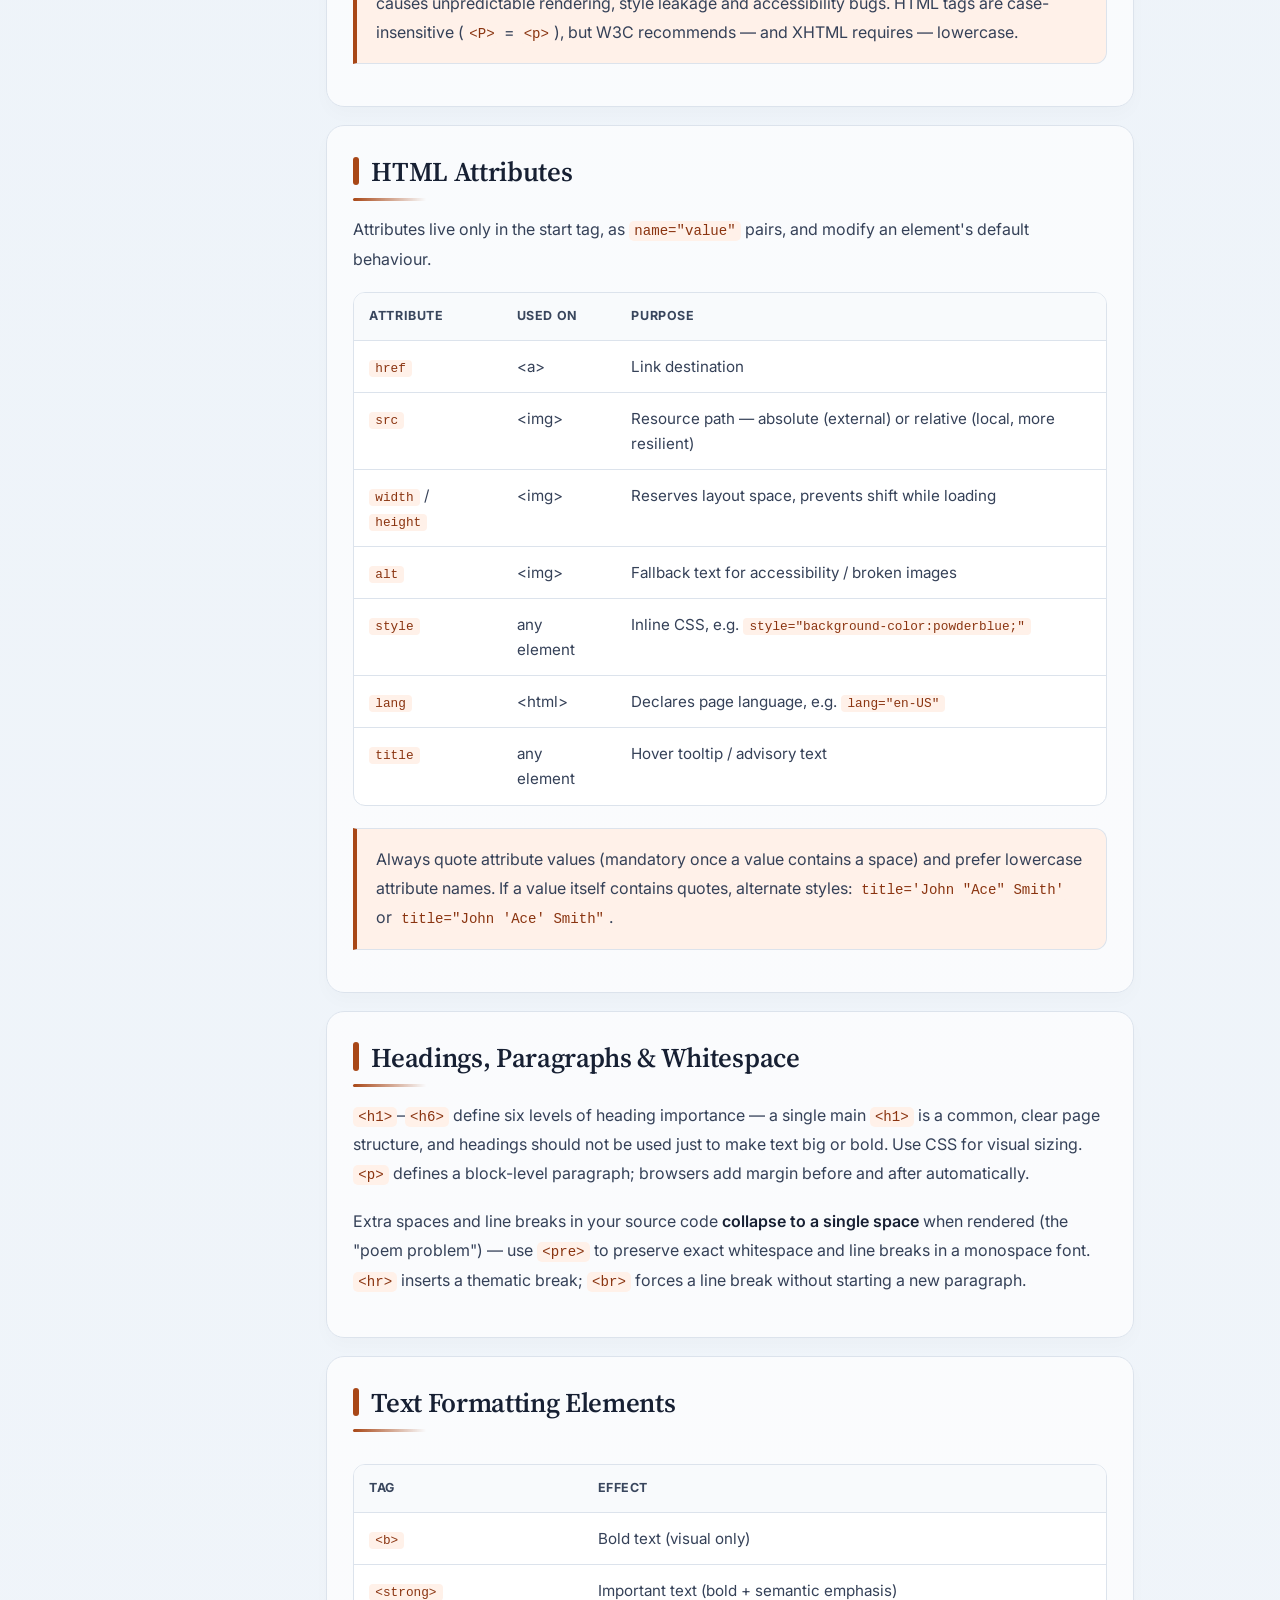
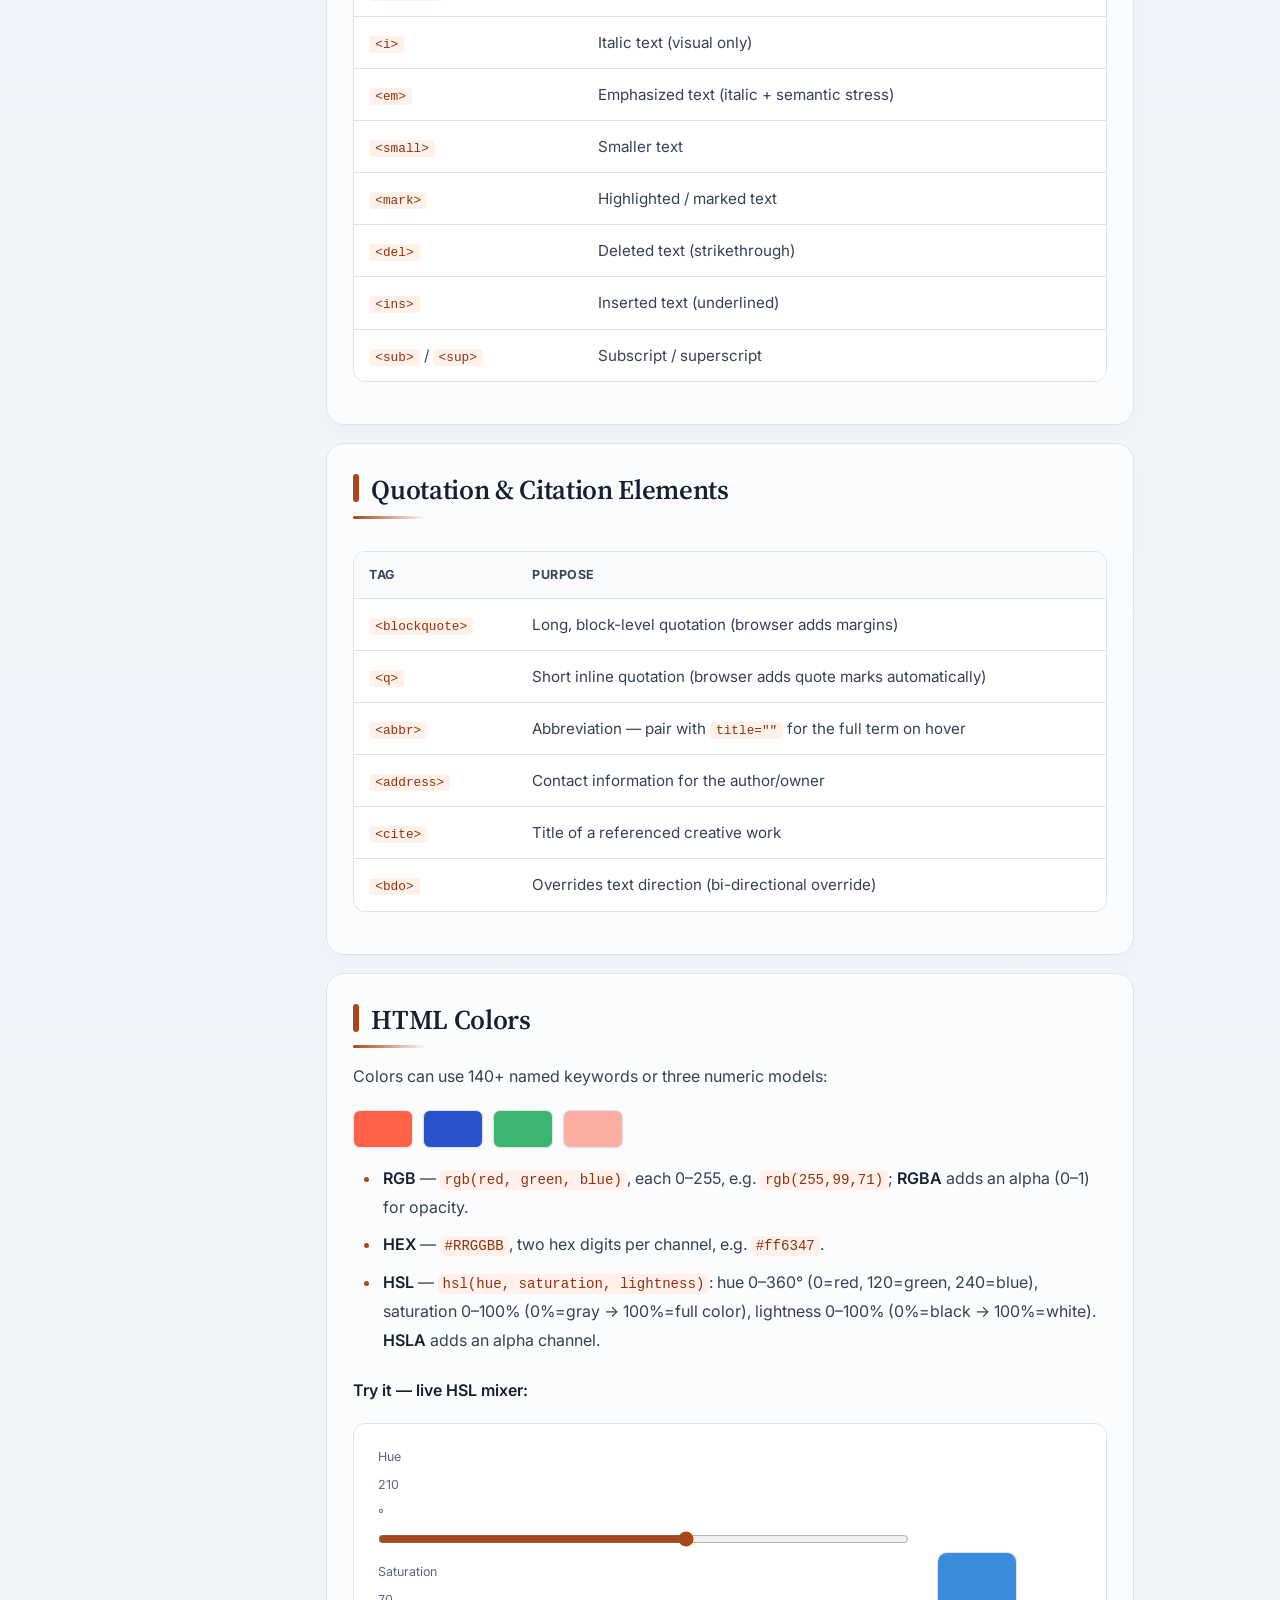
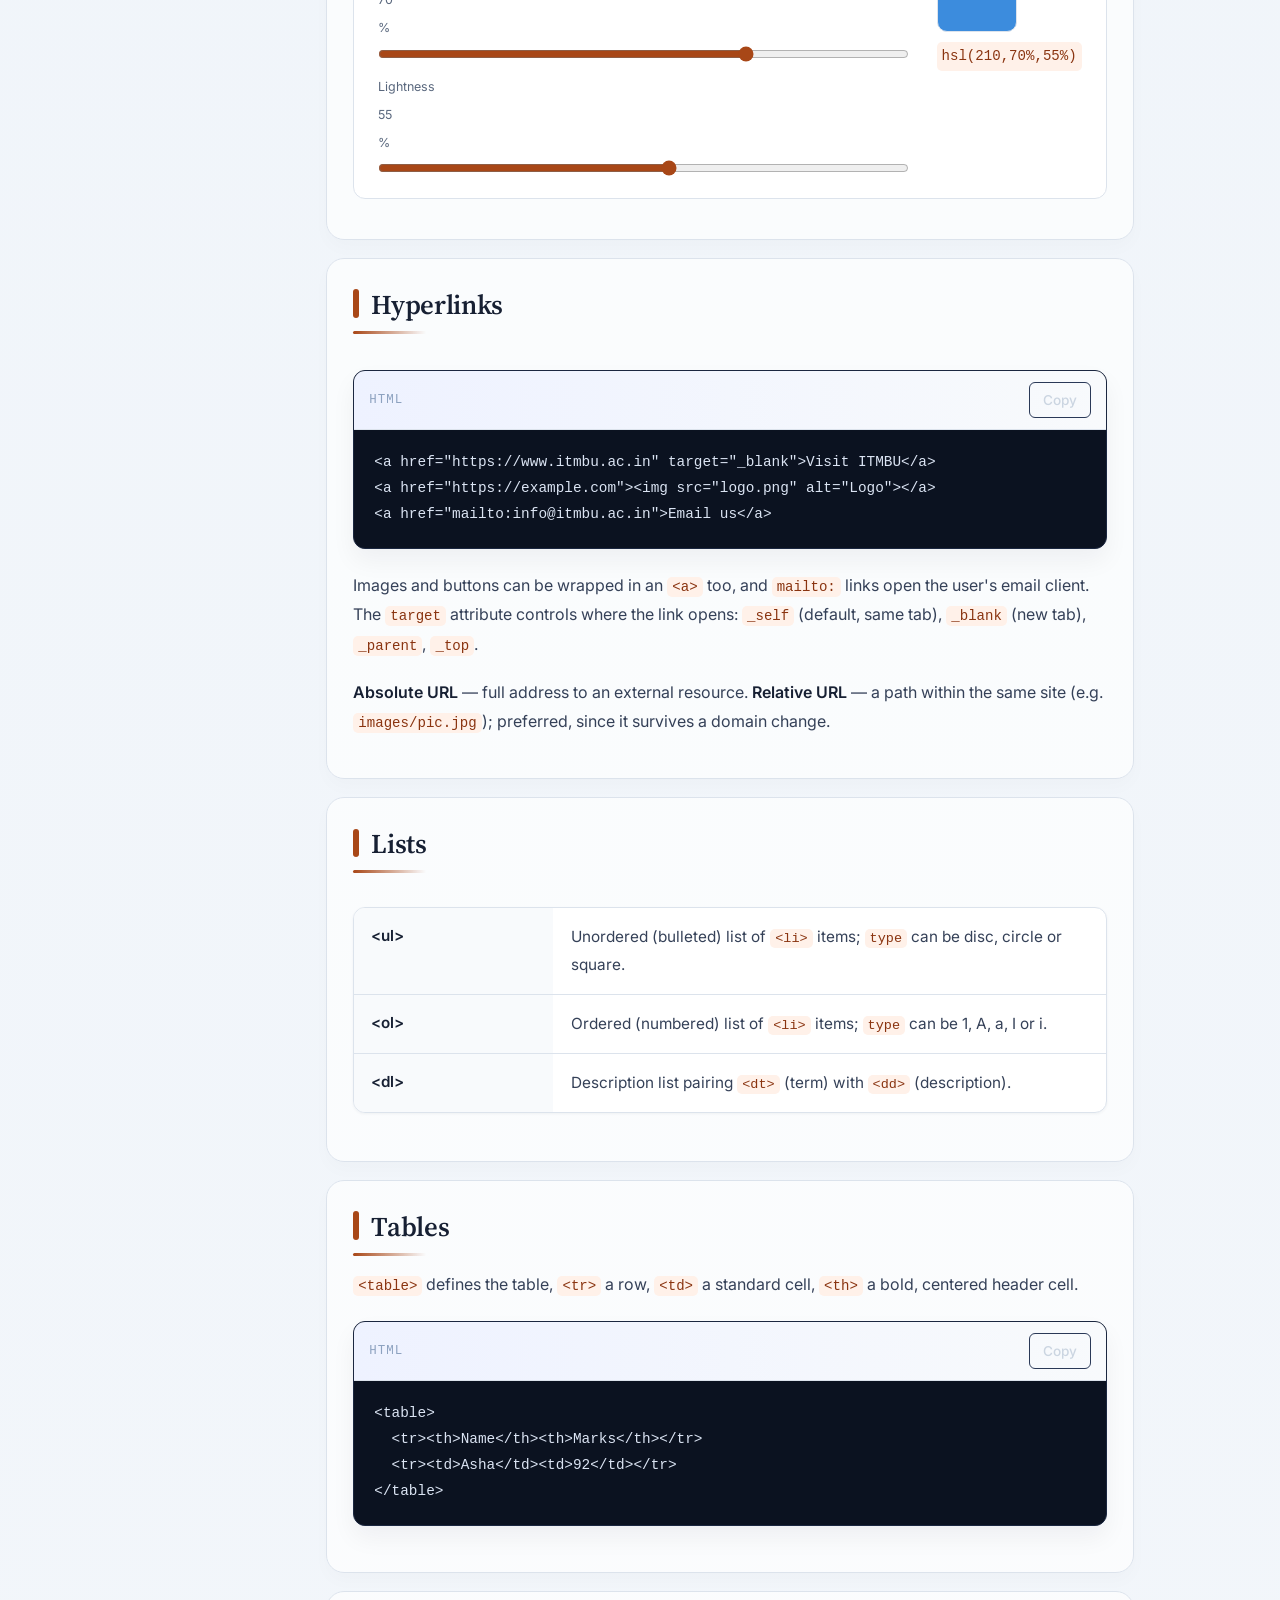
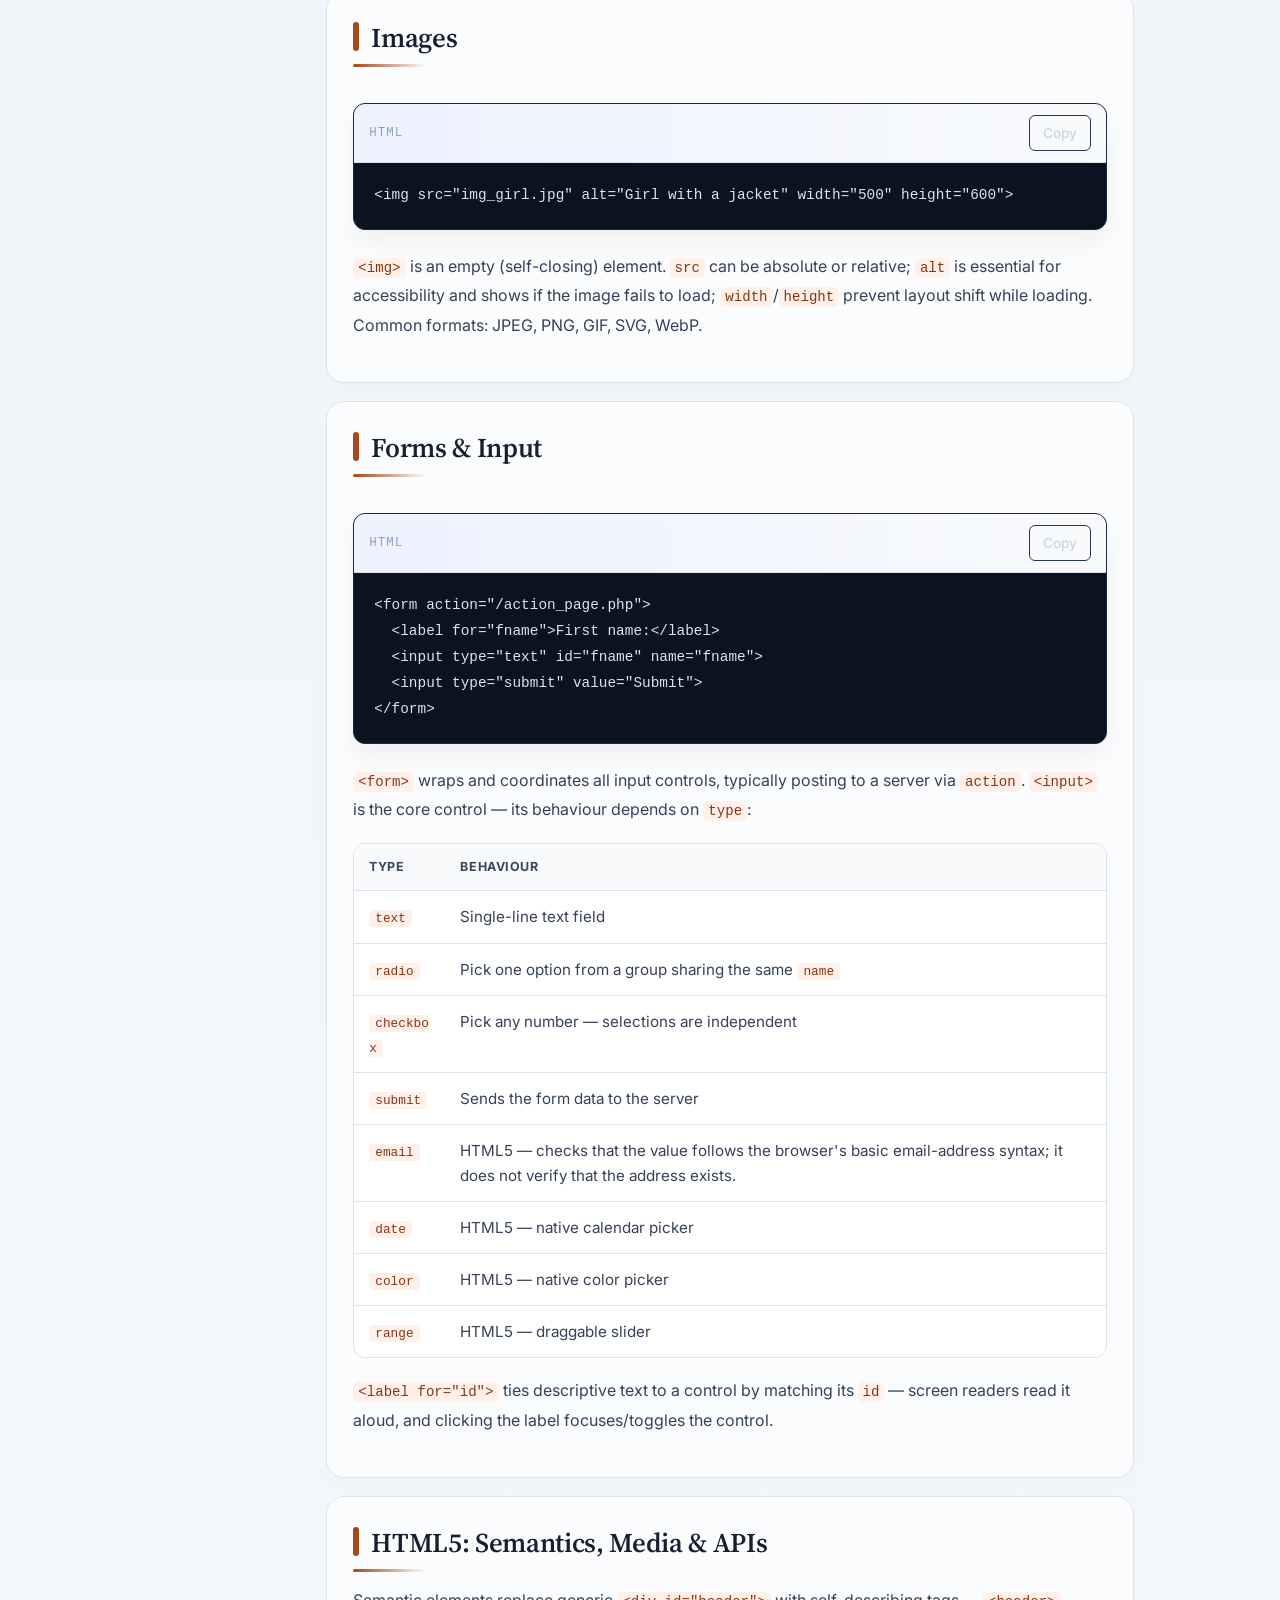
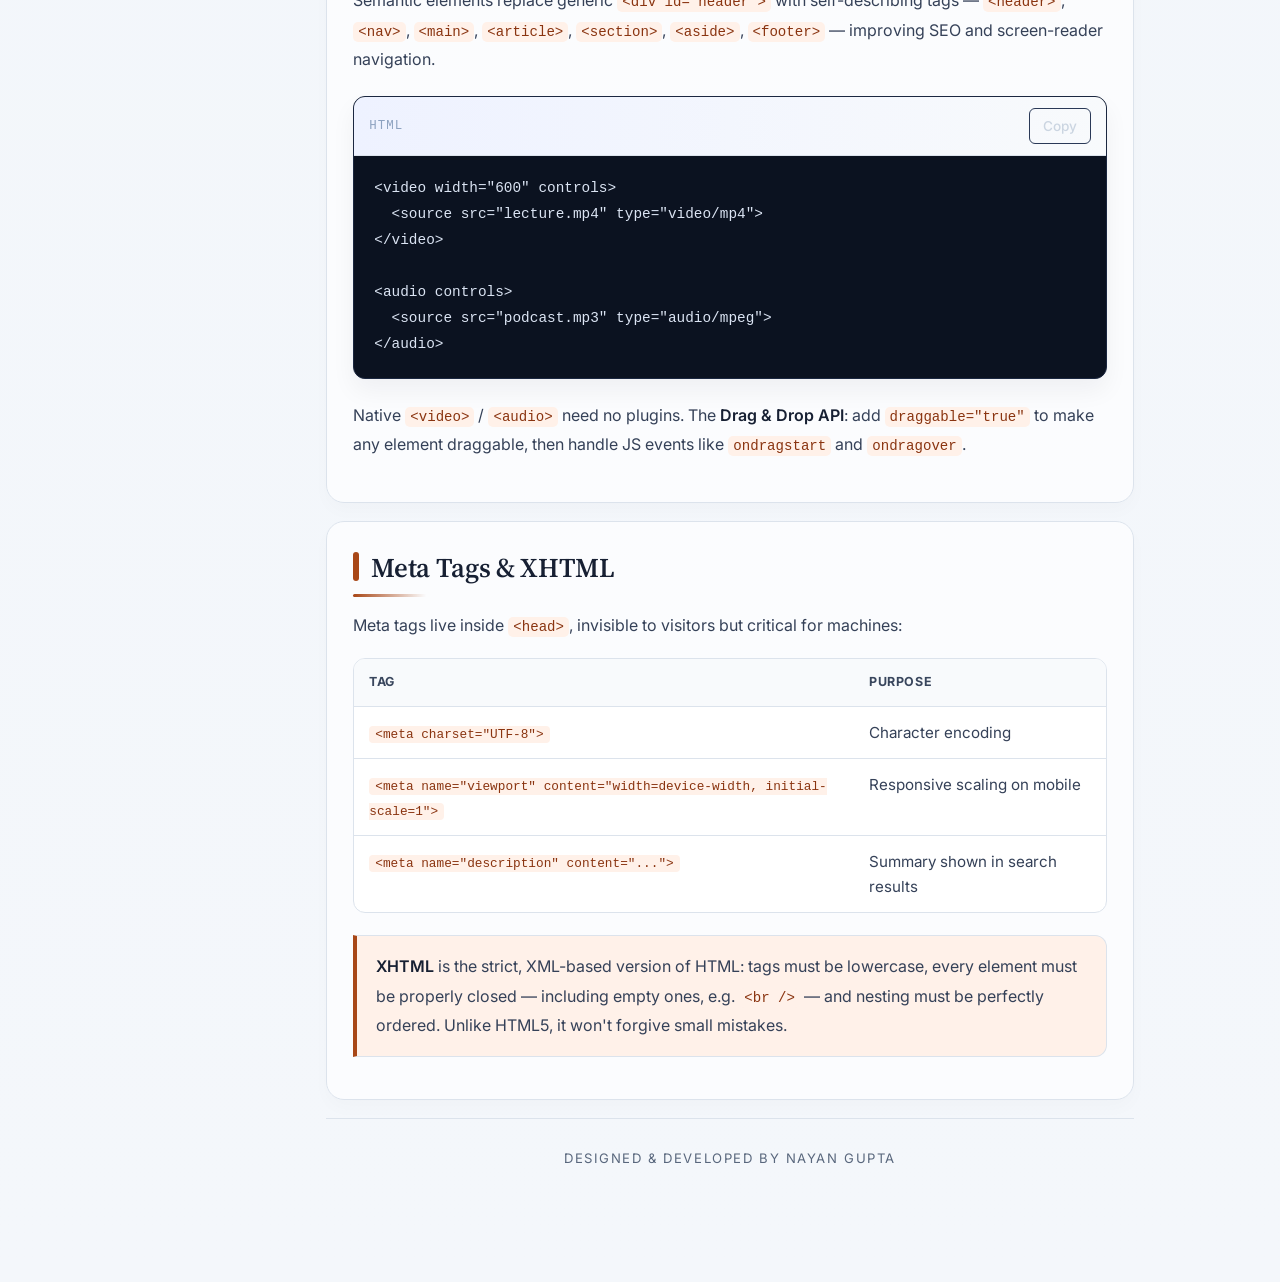
<file: unit2.html>
<!DOCTYPE html>

<html lang="en">
<head>
<meta charset="utf-8"/>
<meta content="width=device-width, initial-scale=1, viewport-fit=cover" name="viewport"/>
<title>Web Technologies — Unit 2: HTML Fundamentals</title>
<meta name="description" content="Unit 2 study notes: HTML document structure, elements, attributes, text formatting, colors, links, lists, tables, images, forms and HTML5 semantics."/>
<link href="favicon.ico" rel="icon" type="image/x-icon"/>
<link href="https://fonts.googleapis.com" rel="preconnect"/>
<link crossorigin="" href="https://fonts.gstatic.com" rel="preconnect"/>
<link href="https://fonts.googleapis.com/css2?family=Source+Serif+4:opsz,wght@8..60,500;8..60,600;8..60,700&amp;family=Inter:wght@400;500;600;700&amp;display=swap" rel="stylesheet"/>
<link href="style.css" rel="stylesheet"/>
<script>(function(w,d,s,l,i){w[l]=w[l]||[];w[l].push({'gtm.start':new Date().getTime(),event:'gtm.js'});var f=d.getElementsByTagName(s)[0],j=d.createElement(s),dl=l!=='dataLayer'?'&l='+l:'';j.async=true;j.src='https://www.googletagmanager.com/gtm.js?id='+i+dl;f.parentNode.insertBefore(j,f);})(window,document,'script','dataLayer','GTM-NMCQTJPJ');</script>
</head>
<body>
<noscript><iframe src="https://www.googletagmanager.com/ns.html?id=GTM-NMCQTJPJ" height="0" width="0" style="display:none;visibility:hidden" title="Google Tag Manager"></iframe></noscript>
<header class="topbar">
<a class="brand" href="index.html" aria-label="Web Technologies home"><span class="brand-mark" aria-hidden="true">W</span><span class="brand-name">Web Technologies</span></a>
<div class="navgrp"><a class="navlink" href="index.html" id="nav-home">Home</a><a class="navlink" href="unit1.html" id="nav-unit1">Unit 1</a><a class="navlink on" href="unit2.html" id="nav-unit2">Unit 2</a><a class="navlink" href="unit3.html" id="nav-unit3">Unit 3</a><a class="navlink" href="unit4.html" id="nav-unit4">Unit 4</a><a class="navlink" href="unit5.html" id="nav-unit5">Unit 5</a><a class="navlink" href="unit6.html" id="nav-unit6">Unit 6</a><button aria-label="Switch to dark mode" aria-pressed="false" class="theme-toggle" id="themeToggle" type="button"><span aria-hidden="true" class="theme-icon">☾</span><span class="theme-label">Dark mode</span></button></div>
</header>
<div class="progress" id="progressBar"></div>
<div class="page active" id="unit2">
<div class="layout">
<nav class="side">
<a class="backlink" href="index.html">← Home</a>
<div class="label">Unit 2 — Contents</div>
<a href="#html-intro">What is HTML?</a>
<a href="#html-history">HTML history</a>
<a href="#elements-tags">Elements &amp; nesting</a>
<a href="#attributes">Attributes</a>
<a href="#headings-paragraphs">Headings &amp; paragraphs</a>
<a href="#text-formatting">Text formatting</a>
<a href="#quotations">Quotations &amp; citation</a>
<a href="#colors">Colors</a>
<a href="#links">Hyperlinks</a>
<a href="#lists">Lists</a>
<a href="#tables">Tables</a>
<a href="#images">Images</a>
<a href="#forms">Forms &amp; input</a>
<a href="#html5">HTML5 semantics &amp; media</a>
<a href="#meta">Meta tags &amp; XHTML</a>
</nav>
<main>
<div class="unit-hero"><span class="eyebrow" style="color:var(--u2)">Unit 2</span><h1>HTML</h1><p>Document structure, elements, attributes, formatting, and HTML5.</p></div>
<section class="topic u2" id="html-intro">
<h3>What Is HTML?</h3>
<p>HTML (HyperText Markup Language) is the standard markup language for creating web pages. It describes a page's structure through nested elements that define layout blocks; the browser interprets these tags to render content — it never displays the raw tags themselves.</p>
<div class="codeblock"><div class="codebar"><span class="lang">html</span><button class="copybtn">Copy</button></div><pre data-lang="html"><code>&lt;!DOCTYPE html&gt;
&lt;html&gt;
  &lt;head&gt;
    &lt;title&gt;Page Title&lt;/title&gt;
  &lt;/head&gt;
  &lt;body&gt;
    &lt;h1&gt;My First Heading&lt;/h1&gt;
    &lt;p&gt;My first paragraph.&lt;/p&gt;
  &lt;/body&gt;
&lt;/html&gt;</code></pre></div>
<p><code class="inline">&lt;!DOCTYPE html&gt;</code> declares an HTML5 document · <code class="inline">&lt;html&gt;</code> is the root element · <code class="inline">&lt;head&gt;</code> holds metadata · <code class="inline">&lt;title&gt;</code> sets the browser tab text · <code class="inline">&lt;body&gt;</code> contains everything visible.</p>
<p class="callout">Tip: press <strong>Ctrl+U</strong> (Cmd+Option+U on Mac) to view a page's raw source, or right-click → <strong>Inspect</strong> to explore live elements and styles in DevTools.</p>
</section>
<section class="topic u2" id="html-history">
<h3>A Brief History of HTML</h3>
<p>1989 Tim Berners-Lee invents the Web → 1991 he writes HTML → 1993 Dave Raggett drafts HTML → 1995 HTML 2.0 → 1997 HTML 3.2 (W3C) → 1999 HTML 4.01 → 2000 XHTML 1.0 → 2008–2014 WHATWG drafts culminate in the HTML5 W3C Recommendation (2014) → 2016–2017 HTML 5.1 / 5.2.</p>
</section>
<section class="topic u2" id="elements-tags">
<h3>Elements, Tags &amp; Nesting</h3>
<p>An element = start tag + content + end tag, e.g. <code class="inline">&lt;p&gt;My first paragraph.&lt;/p&gt;</code>. <strong>Empty elements</strong> like <code class="inline">&lt;br&gt;</code> have no content and no closing tag. Elements nest inside one another, and closing tags must mirror the opening order: <code class="inline">&lt;html&gt;&lt;body&gt;…&lt;/body&gt;&lt;/html&gt;</code>.</p>
<p class="callout">Never skip a closing tag — browsers may auto-correct malformed markup, but relying on that causes unpredictable rendering, style leakage and accessibility bugs. HTML tags are case-insensitive (<code class="inline">&lt;P&gt;</code> = <code class="inline">&lt;p&gt;</code>), but W3C recommends — and XHTML requires — lowercase.</p>
</section>
<section class="topic u2" id="attributes">
<h3>HTML Attributes</h3>
<p>Attributes live only in the start tag, as <code class="inline">name="value"</code> pairs, and modify an element's default behaviour.</p>
<table>
<tr><th>Attribute</th><th>Used on</th><th>Purpose</th></tr>
<tr><td><code>href</code></td><td>&lt;a&gt;</td><td>Link destination</td></tr>
<tr><td><code>src</code></td><td>&lt;img&gt;</td><td>Resource path — absolute (external) or relative (local, more resilient)</td></tr>
<tr><td><code>width</code> / <code>height</code></td><td>&lt;img&gt;</td><td>Reserves layout space, prevents shift while loading</td></tr>
<tr><td><code>alt</code></td><td>&lt;img&gt;</td><td>Fallback text for accessibility / broken images</td></tr>
<tr><td><code>style</code></td><td>any element</td><td>Inline CSS, e.g. <code>style="background-color:powderblue;"</code></td></tr>
<tr><td><code>lang</code></td><td>&lt;html&gt;</td><td>Declares page language, e.g. <code>lang="en-US"</code></td></tr>
<tr><td><code>title</code></td><td>any element</td><td>Hover tooltip / advisory text</td></tr>
</table>
<p class="callout">Always quote attribute values (mandatory once a value contains a space) and prefer lowercase attribute names. If a value itself contains quotes, alternate styles: <code class="inline">title='John "Ace" Smith'</code> or <code class="inline">title="John 'Ace' Smith"</code>.</p>
</section>
<section class="topic u2" id="headings-paragraphs">
<h3>Headings, Paragraphs &amp; Whitespace</h3>
<p><code class="inline">&lt;h1&gt;</code>–<code class="inline">&lt;h6&gt;</code> define six levels of heading importance — a single main <code class="inline">&lt;h1&gt;</code> is a common, clear page structure, and headings should not be used just to make text big or bold. Use CSS for visual sizing. <code class="inline">&lt;p&gt;</code> defines a block-level paragraph; browsers add margin before and after automatically.</p>
<p>Extra spaces and line breaks in your source code <strong>collapse to a single space</strong> when rendered (the "poem problem") — use <code class="inline">&lt;pre&gt;</code> to preserve exact whitespace and line breaks in a monospace font. <code class="inline">&lt;hr&gt;</code> inserts a thematic break; <code class="inline">&lt;br&gt;</code> forces a line break without starting a new paragraph.</p>
</section>
<section class="topic u2" id="text-formatting">
<h3>Text Formatting Elements</h3>
<table>
<tr><th>Tag</th><th>Effect</th></tr>
<tr><td><code>&lt;b&gt;</code></td><td>Bold text (visual only)</td></tr>
<tr><td><code>&lt;strong&gt;</code></td><td>Important text (bold + semantic emphasis)</td></tr>
<tr><td><code>&lt;i&gt;</code></td><td>Italic text (visual only)</td></tr>
<tr><td><code>&lt;em&gt;</code></td><td>Emphasized text (italic + semantic stress)</td></tr>
<tr><td><code>&lt;small&gt;</code></td><td>Smaller text</td></tr>
<tr><td><code>&lt;mark&gt;</code></td><td>Highlighted / marked text</td></tr>
<tr><td><code>&lt;del&gt;</code></td><td>Deleted text (strikethrough)</td></tr>
<tr><td><code>&lt;ins&gt;</code></td><td>Inserted text (underlined)</td></tr>
<tr><td><code>&lt;sub&gt;</code> / <code>&lt;sup&gt;</code></td><td>Subscript / superscript</td></tr>
</table>
</section>
<section class="topic u2" id="quotations">
<h3>Quotation &amp; Citation Elements</h3>
<table>
<tr><th>Tag</th><th>Purpose</th></tr>
<tr><td><code>&lt;blockquote&gt;</code></td><td>Long, block-level quotation (browser adds margins)</td></tr>
<tr><td><code>&lt;q&gt;</code></td><td>Short inline quotation (browser adds quote marks automatically)</td></tr>
<tr><td><code>&lt;abbr&gt;</code></td><td>Abbreviation — pair with <code>title=""</code> for the full term on hover</td></tr>
<tr><td><code>&lt;address&gt;</code></td><td>Contact information for the author/owner</td></tr>
<tr><td><code>&lt;cite&gt;</code></td><td>Title of a referenced creative work</td></tr>
<tr><td><code>&lt;bdo&gt;</code></td><td>Overrides text direction (bi-directional override)</td></tr>
</table>
</section>
<section class="topic u2" id="colors">
<h3>HTML Colors</h3>
<p>Colors can use 140+ named keywords or three numeric models:</p>
<div class="swatch-row">
<div class="swatch" style="background:rgb(255,99,71)"></div>
<div class="swatch" style="background:#2952cc"></div>
<div class="swatch" style="background:hsl(147,50%,47%)"></div>
<div class="swatch" style="background:hsla(9,100%,64%,.5)"></div>
</div>
<ul>
<li><strong>RGB</strong> — <code class="inline">rgb(red, green, blue)</code>, each 0–255, e.g. <code class="inline">rgb(255,99,71)</code>; <strong>RGBA</strong> adds an alpha (0–1) for opacity.</li>
<li><strong>HEX</strong> — <code class="inline">#RRGGBB</code>, two hex digits per channel, e.g. <code class="inline">#ff6347</code>.</li>
<li><strong>HSL</strong> — <code class="inline">hsl(hue, saturation, lightness)</code>: hue 0–360° (0=red, 120=green, 240=blue), saturation 0–100% (0%=gray → 100%=full color), lightness 0–100% (0%=black → 100%=white). <strong>HSLA</strong> adds an alpha channel.</li>
</ul>
<p><strong>Try it — live HSL mixer:</strong></p>
<div class="mixer">
<div class="sliders">
<label>Hue <span id="mh-val">210</span>°<input id="mh" max="360" min="0" type="range" value="210"/></label>
<label>Saturation <span id="ms-val">70</span>%<input id="ms" max="100" min="0" type="range" value="70"/></label>
<label>Lightness <span id="ml-val">55</span>%<input id="ml" max="100" min="0" type="range" value="55"/></label>
</div>
<div class="mixer-col">
<div class="mixer-swatch" id="mixer-swatch"></div>
<code class="inline mixer-code" id="mixer-code">hsl(210,70%,55%)</code>
</div>
</div>
</section>
<section class="topic u2" id="links">
<h3>Hyperlinks</h3>
<div class="codeblock"><div class="codebar"><span class="lang">html</span><button class="copybtn">Copy</button></div><pre data-lang="html"><code>&lt;a href="https://www.itmbu.ac.in" target="_blank"&gt;Visit ITMBU&lt;/a&gt;
&lt;a href="https://example.com"&gt;&lt;img src="logo.png" alt="Logo"&gt;&lt;/a&gt;
&lt;a href="mailto:info@itmbu.ac.in"&gt;Email us&lt;/a&gt;</code></pre></div>
<p>Images and buttons can be wrapped in an <code class="inline">&lt;a&gt;</code> too, and <code class="inline">mailto:</code> links open the user's email client. The <code class="inline">target</code> attribute controls where the link opens: <code class="inline">_self</code> (default, same tab), <code class="inline">_blank</code> (new tab), <code class="inline">_parent</code>, <code class="inline">_top</code>.</p>
<p><strong>Absolute URL</strong> — full address to an external resource. <strong>Relative URL</strong> — a path within the same site (e.g. <code class="inline">images/pic.jpg</code>); preferred, since it survives a domain change.</p>
</section>
<section class="topic u2" id="lists">
<h3>Lists</h3>
<dl class="deflist">
<div><dt>&lt;ul&gt;</dt><dd>Unordered (bulleted) list of <code class="inline">&lt;li&gt;</code> items; <code class="inline">type</code> can be disc, circle or square.</dd></div>
<div><dt>&lt;ol&gt;</dt><dd>Ordered (numbered) list of <code class="inline">&lt;li&gt;</code> items; <code class="inline">type</code> can be 1, A, a, I or i.</dd></div>
<div><dt>&lt;dl&gt;</dt><dd>Description list pairing <code class="inline">&lt;dt&gt;</code> (term) with <code class="inline">&lt;dd&gt;</code> (description).</dd></div>
</dl>
</section>
<section class="topic u2" id="tables">
<h3>Tables</h3>
<p><code class="inline">&lt;table&gt;</code> defines the table, <code class="inline">&lt;tr&gt;</code> a row, <code class="inline">&lt;td&gt;</code> a standard cell, <code class="inline">&lt;th&gt;</code> a bold, centered header cell.</p>
<div class="codeblock"><div class="codebar"><span class="lang">html</span><button class="copybtn">Copy</button></div><pre data-lang="html"><code>&lt;table&gt;
  &lt;tr&gt;&lt;th&gt;Name&lt;/th&gt;&lt;th&gt;Marks&lt;/th&gt;&lt;/tr&gt;
  &lt;tr&gt;&lt;td&gt;Asha&lt;/td&gt;&lt;td&gt;92&lt;/td&gt;&lt;/tr&gt;
&lt;/table&gt;</code></pre></div>
</section>
<section class="topic u2" id="images">
<h3>Images</h3>
<div class="codeblock"><div class="codebar"><span class="lang">html</span><button class="copybtn">Copy</button></div><pre data-lang="html"><code>&lt;img src="img_girl.jpg" alt="Girl with a jacket" width="500" height="600"&gt;</code></pre></div>
<p><code class="inline">&lt;img&gt;</code> is an empty (self-closing) element. <code class="inline">src</code> can be absolute or relative; <code class="inline">alt</code> is essential for accessibility and shows if the image fails to load; <code class="inline">width</code>/<code class="inline">height</code> prevent layout shift while loading. Common formats: JPEG, PNG, GIF, SVG, WebP.</p>
</section>
<section class="topic u2" id="forms">
<h3>Forms &amp; Input</h3>
<div class="codeblock"><div class="codebar"><span class="lang">html</span><button class="copybtn">Copy</button></div><pre data-lang="html"><code>&lt;form action="/action_page.php"&gt;
  &lt;label for="fname"&gt;First name:&lt;/label&gt;
  &lt;input type="text" id="fname" name="fname"&gt;
  &lt;input type="submit" value="Submit"&gt;
&lt;/form&gt;</code></pre></div>
<p><code class="inline">&lt;form&gt;</code> wraps and coordinates all input controls, typically posting to a server via <code class="inline">action</code>. <code class="inline">&lt;input&gt;</code> is the core control — its behaviour depends on <code class="inline">type</code>:</p>
<table>
<tr><th>Type</th><th>Behaviour</th></tr>
<tr><td><code>text</code></td><td>Single-line text field</td></tr>
<tr><td><code>radio</code></td><td>Pick one option from a group sharing the same <code>name</code></td></tr>
<tr><td><code>checkbox</code></td><td>Pick any number — selections are independent</td></tr>
<tr><td><code>submit</code></td><td>Sends the form data to the server</td></tr>
<tr><td><code>email</code></td><td>HTML5 — checks that the value follows the browser's basic email-address syntax; it does not verify that the address exists.</td></tr>
<tr><td><code>date</code></td><td>HTML5 — native calendar picker</td></tr>
<tr><td><code>color</code></td><td>HTML5 — native color picker</td></tr>
<tr><td><code>range</code></td><td>HTML5 — draggable slider</td></tr>
</table>
<p><code class="inline">&lt;label for="id"&gt;</code> ties descriptive text to a control by matching its <code class="inline">id</code> — screen readers read it aloud, and clicking the label focuses/toggles the control.</p>
</section>
<section class="topic u2" id="html5">
<h3>HTML5: Semantics, Media &amp; APIs</h3>
<p>Semantic elements replace generic <code class="inline">&lt;div id="header"&gt;</code> with self-describing tags — <code class="inline">&lt;header&gt;</code>, <code class="inline">&lt;nav&gt;</code>, <code class="inline">&lt;main&gt;</code>, <code class="inline">&lt;article&gt;</code>, <code class="inline">&lt;section&gt;</code>, <code class="inline">&lt;aside&gt;</code>, <code class="inline">&lt;footer&gt;</code> — improving SEO and screen-reader navigation.</p>
<div class="codeblock"><div class="codebar"><span class="lang">html</span><button class="copybtn">Copy</button></div><pre data-lang="html"><code>&lt;video width="600" controls&gt;
  &lt;source src="lecture.mp4" type="video/mp4"&gt;
&lt;/video&gt;

&lt;audio controls&gt;
  &lt;source src="podcast.mp3" type="audio/mpeg"&gt;
&lt;/audio&gt;</code></pre></div>
<p>Native <code class="inline">&lt;video&gt;</code> / <code class="inline">&lt;audio&gt;</code> need no plugins. The <strong>Drag &amp; Drop API</strong>: add <code class="inline">draggable="true"</code> to make any element draggable, then handle JS events like <code class="inline">ondragstart</code> and <code class="inline">ondragover</code>.</p>
</section>
<section class="topic u2" id="meta">
<h3>Meta Tags &amp; XHTML</h3>
<p>Meta tags live inside <code class="inline">&lt;head&gt;</code>, invisible to visitors but critical for machines:</p>
<table>
<tr><th>Tag</th><th>Purpose</th></tr>
<tr><td><code>&lt;meta charset="UTF-8"&gt;</code></td><td>Character encoding</td></tr>
<tr><td><code>&lt;meta name="viewport" content="width=device-width, initial-scale=1"&gt;</code></td><td>Responsive scaling on mobile</td></tr>
<tr><td><code>&lt;meta name="description" content="..."&gt;</code></td><td>Summary shown in search results</td></tr>
</table>
<p class="callout"><strong>XHTML</strong> is the strict, XML-based version of HTML: tags must be lowercase, every element must be properly closed — including empty ones, e.g. <code class="inline">&lt;br /&gt;</code> — and nesting must be perfectly ordered. Unlike HTML5, it won't forgive small mistakes.</p>
</section>
<footer>Designed &amp; developed by Nayan Gupta</footer>
</main>
</div>
</div>
<script src="script.js"></script>
</body>
</html>
</file>
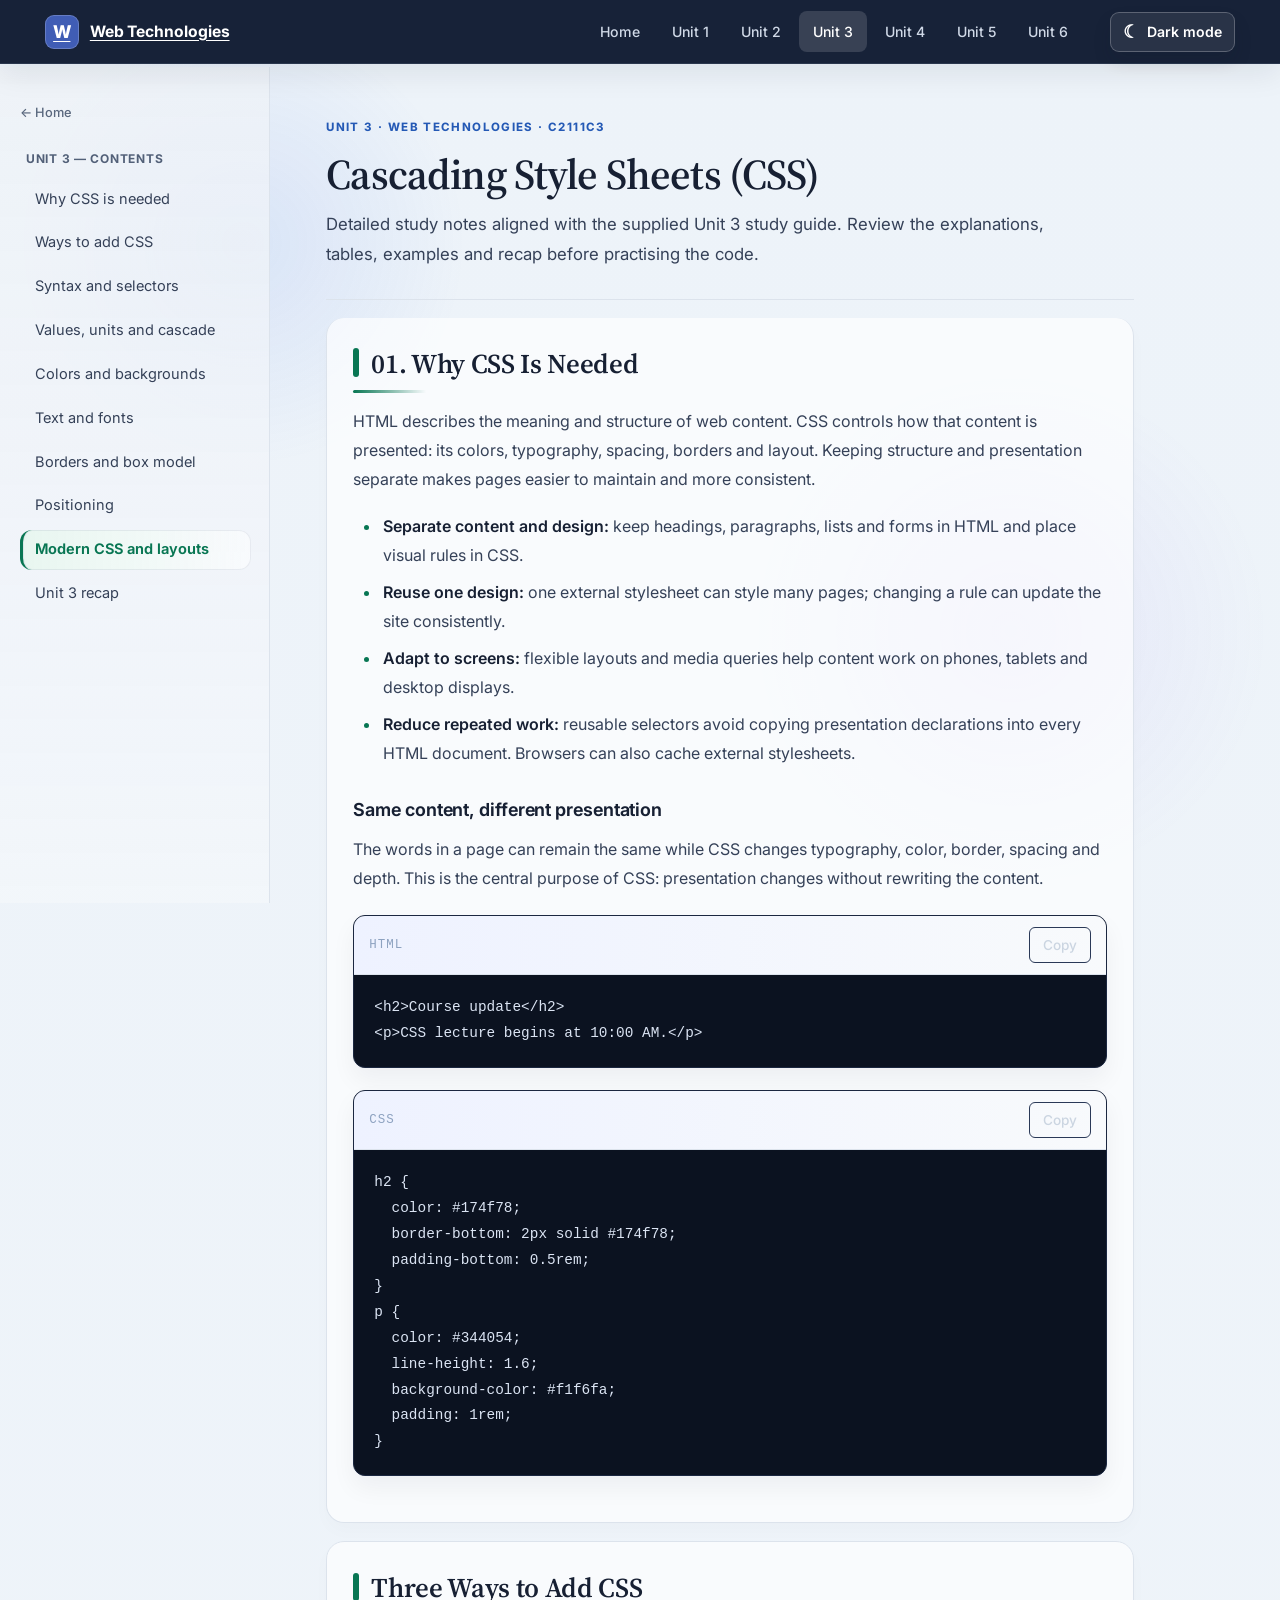
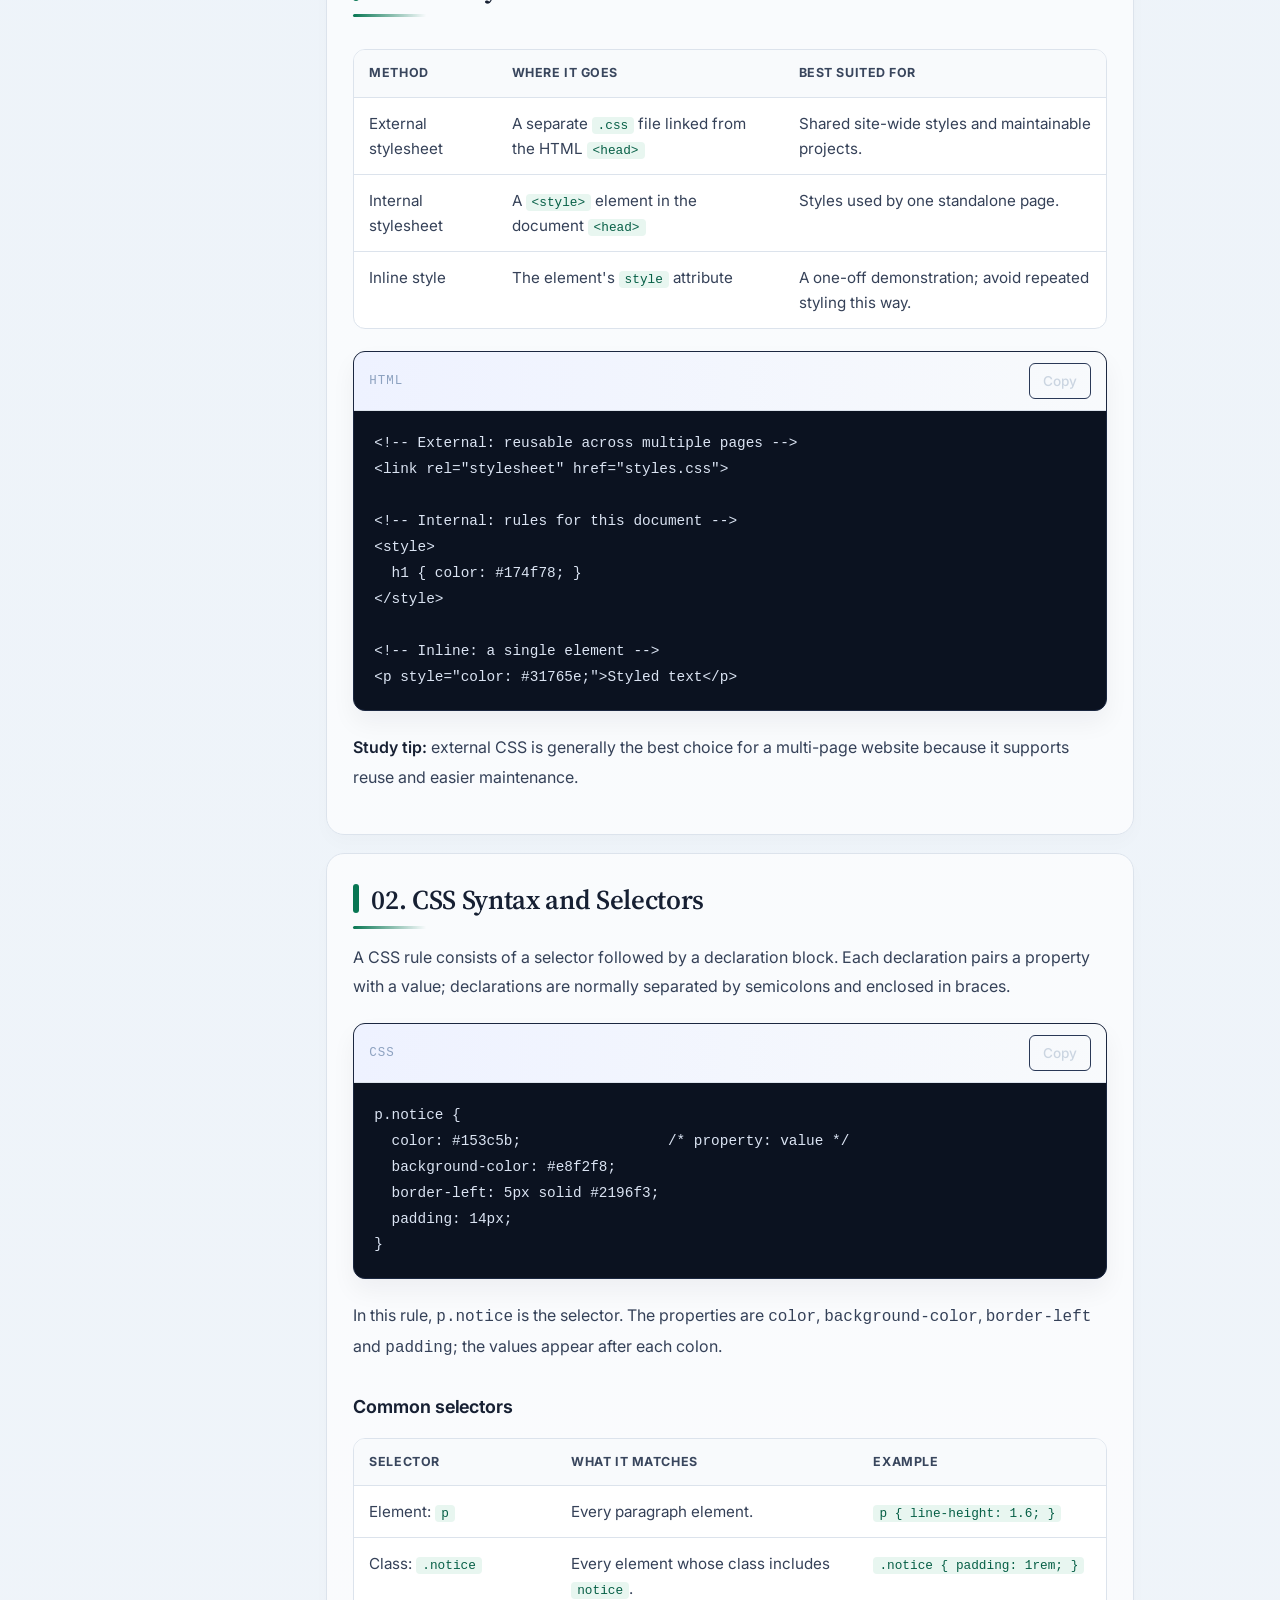
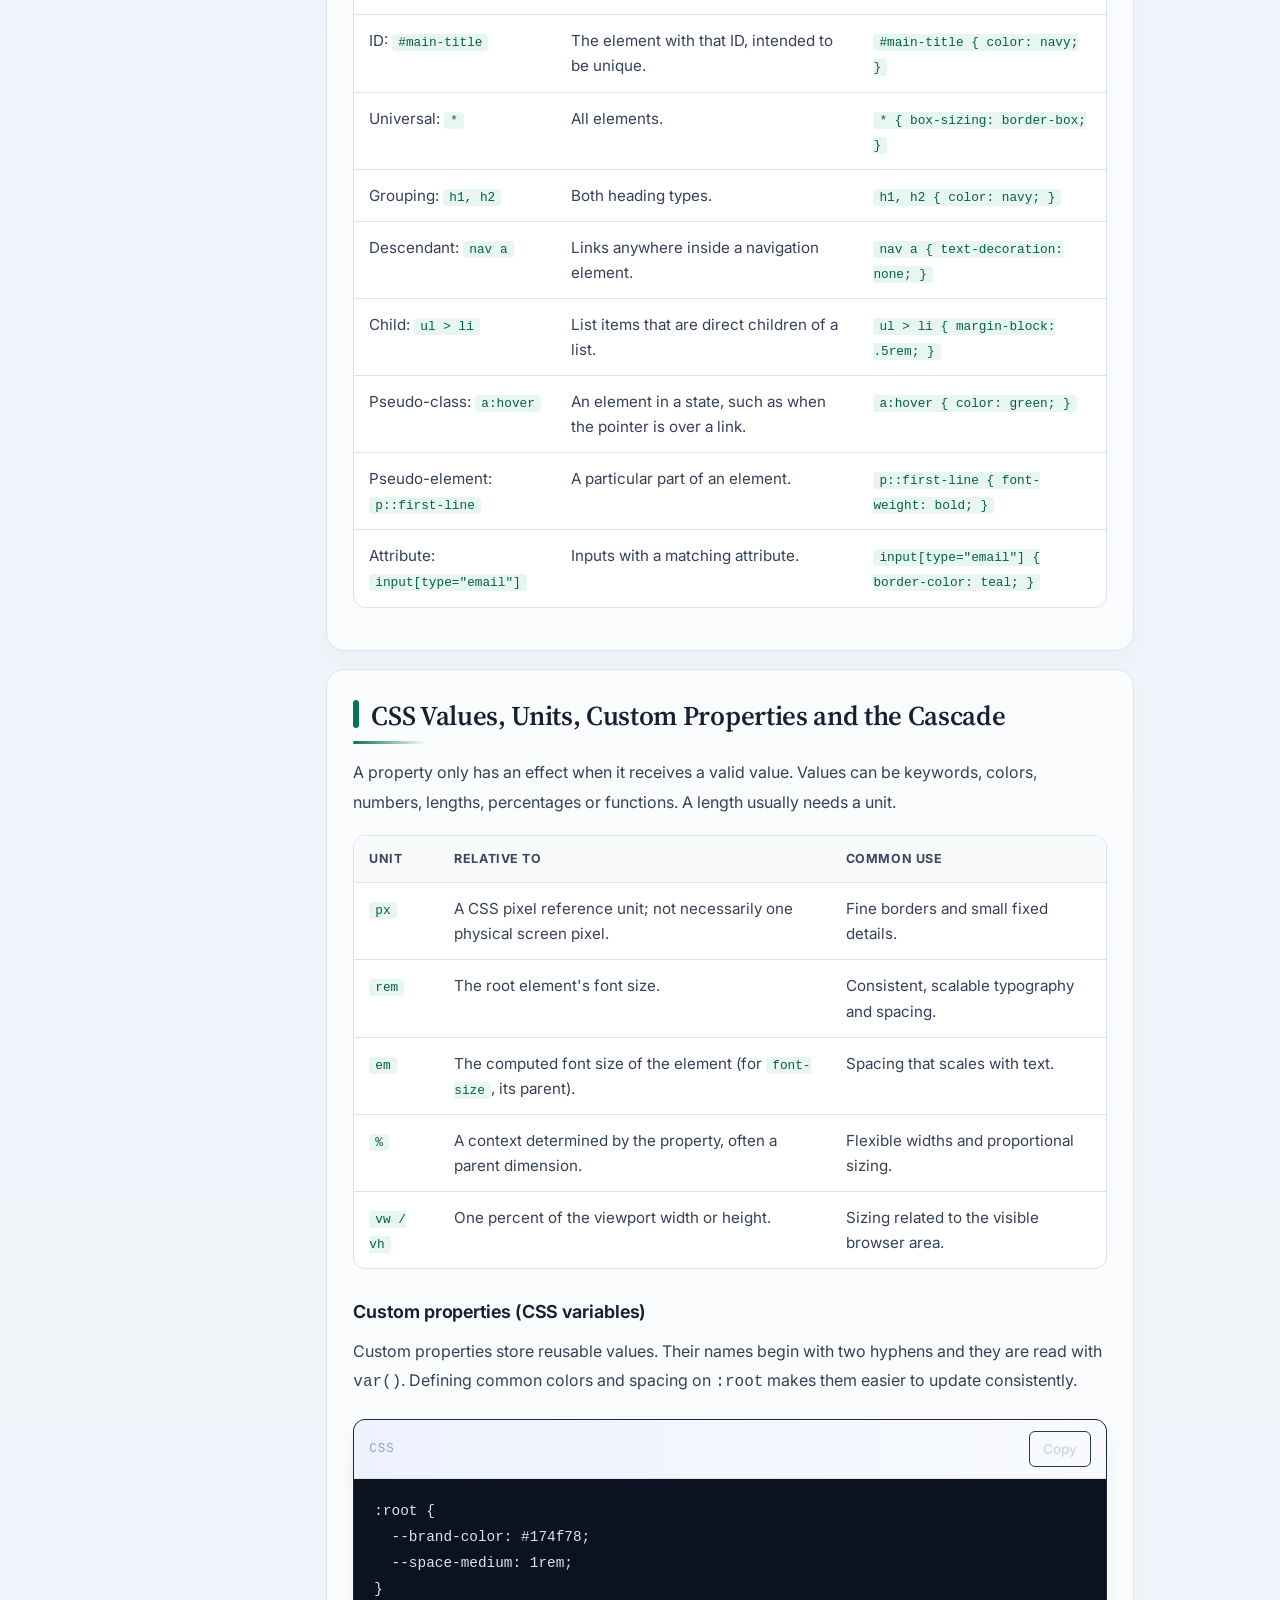
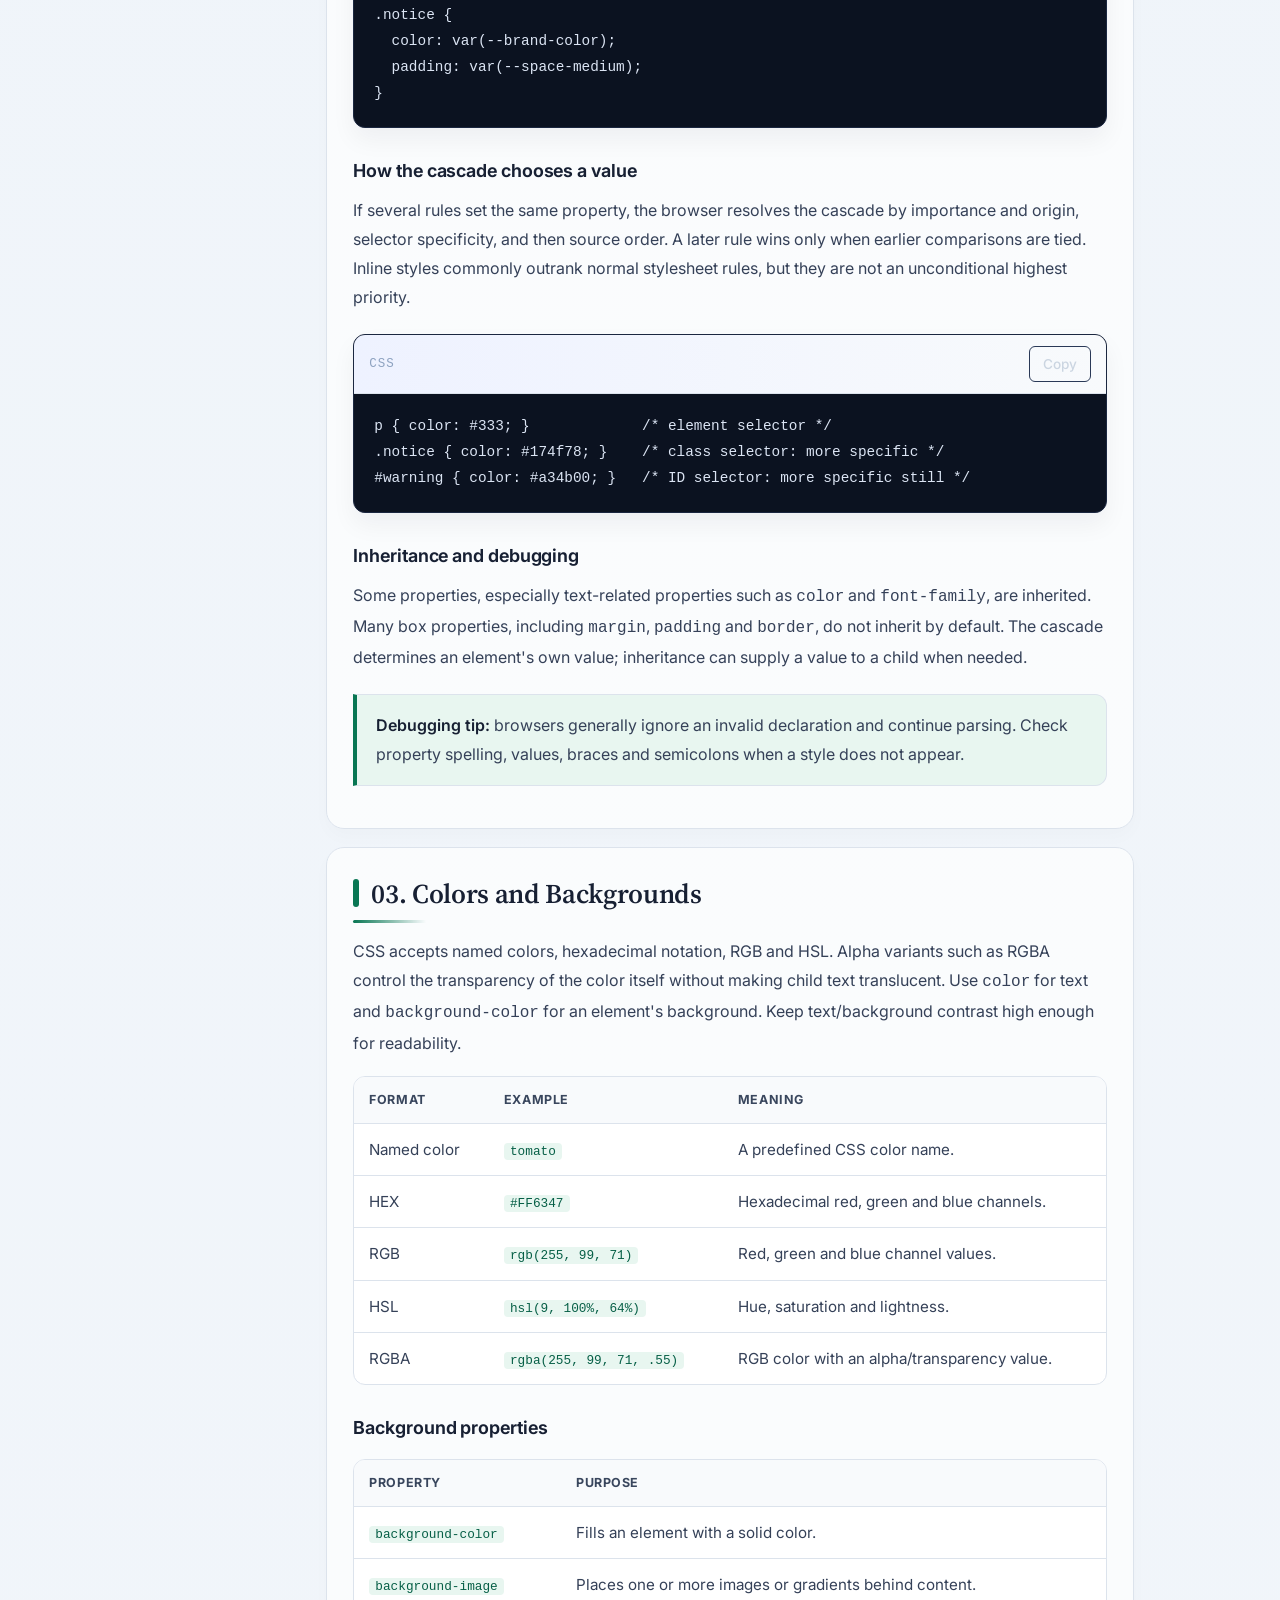
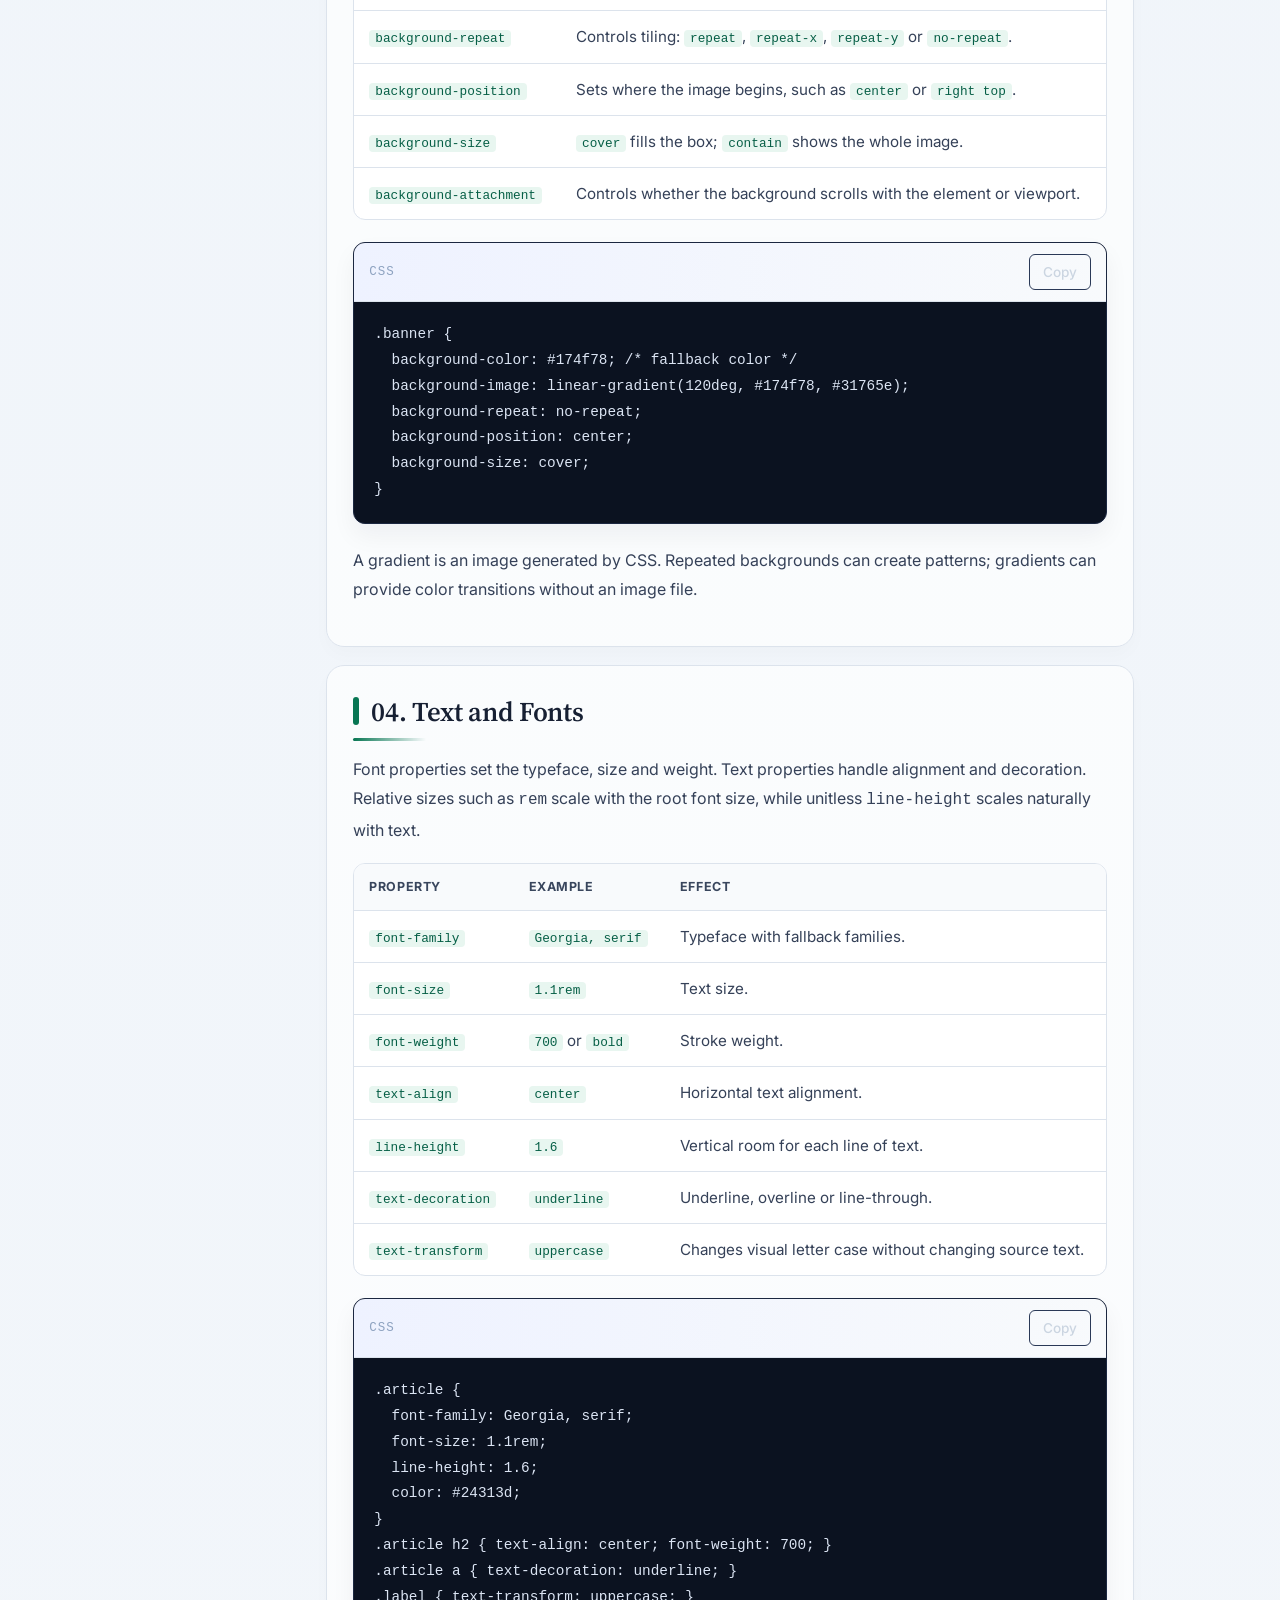
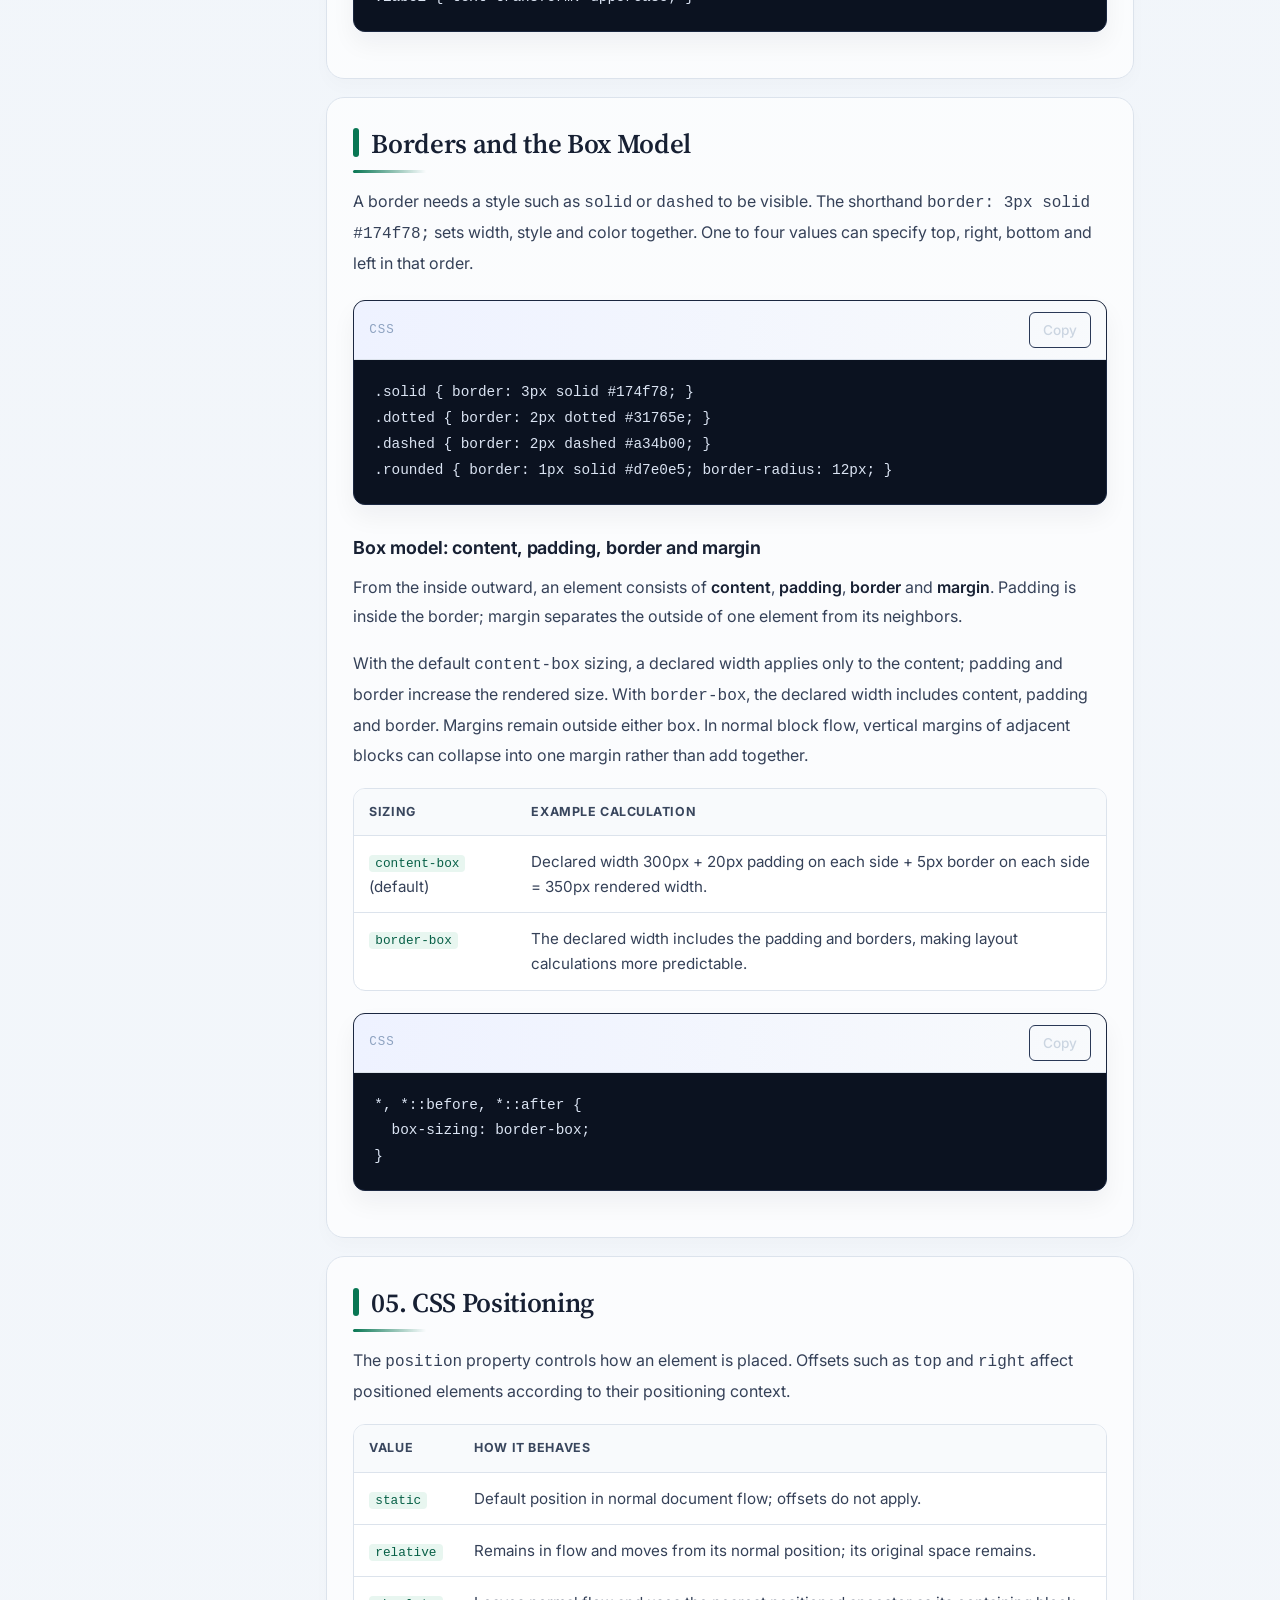
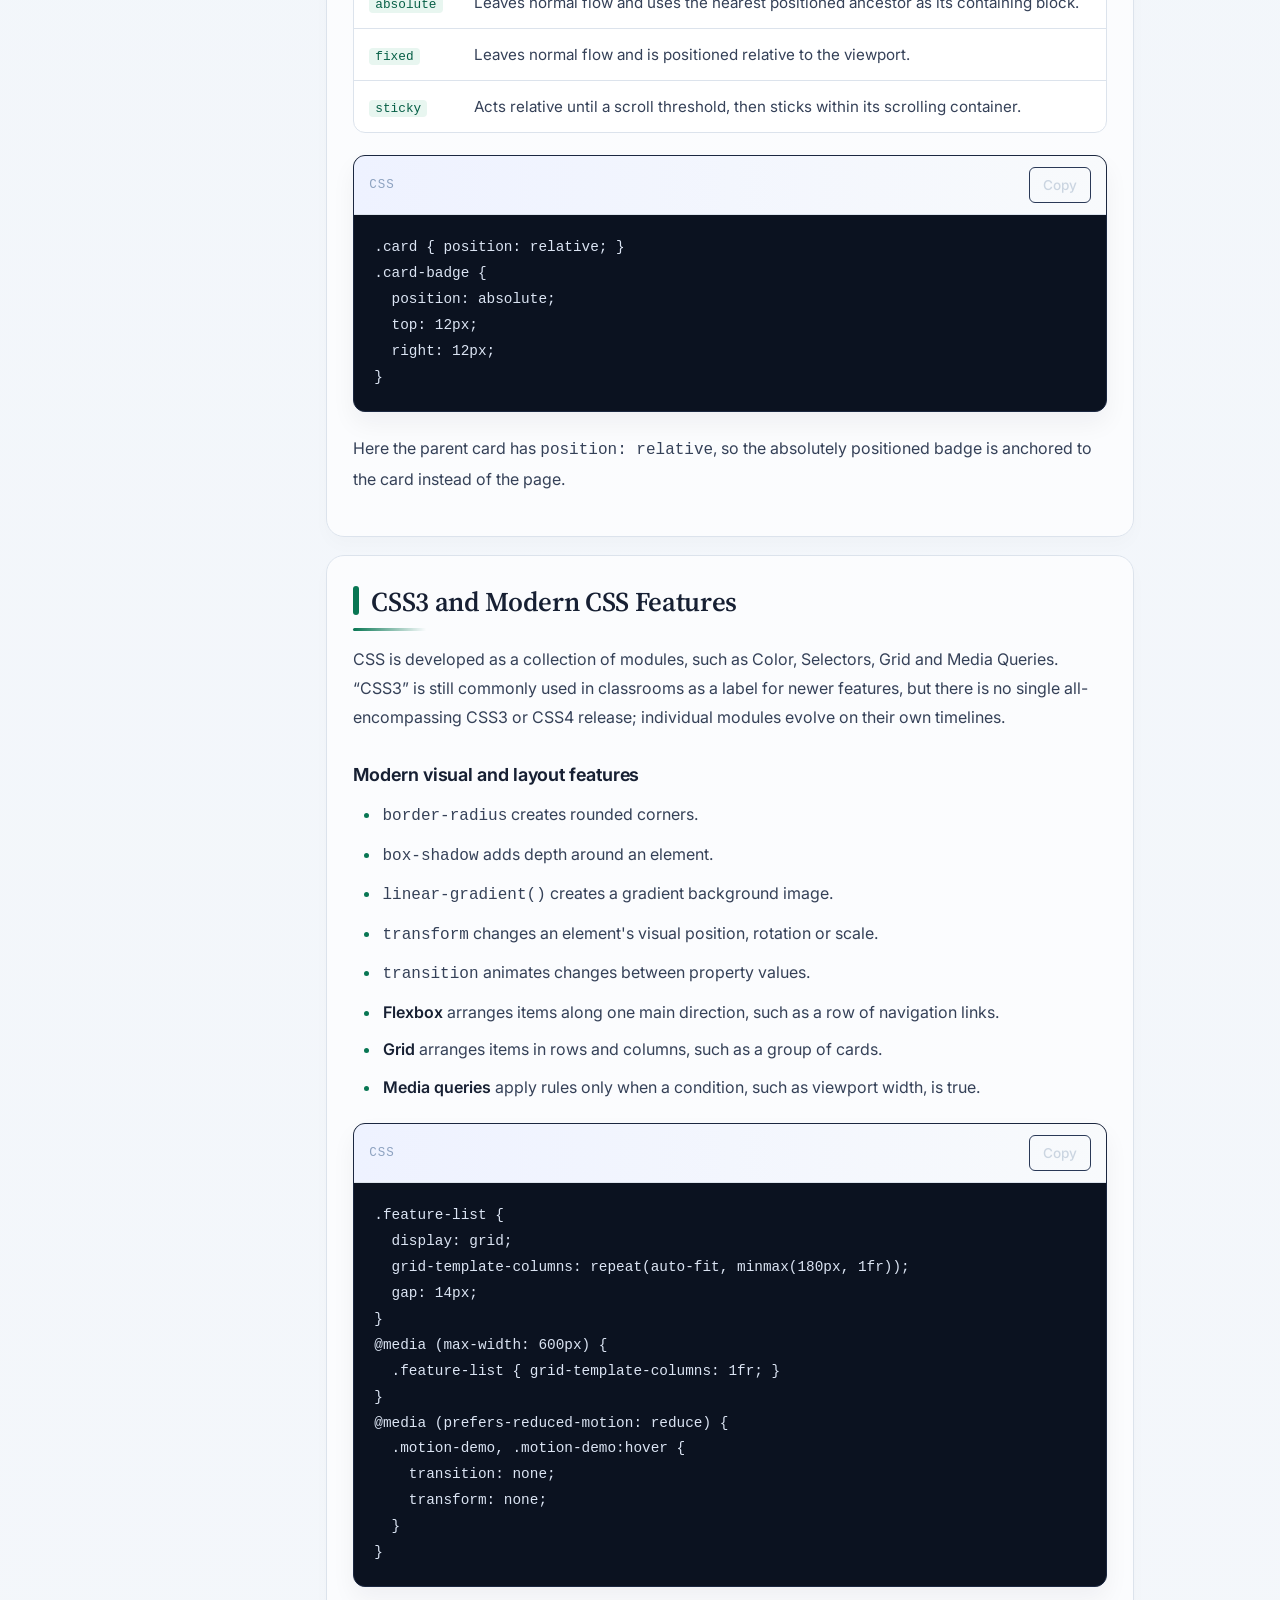
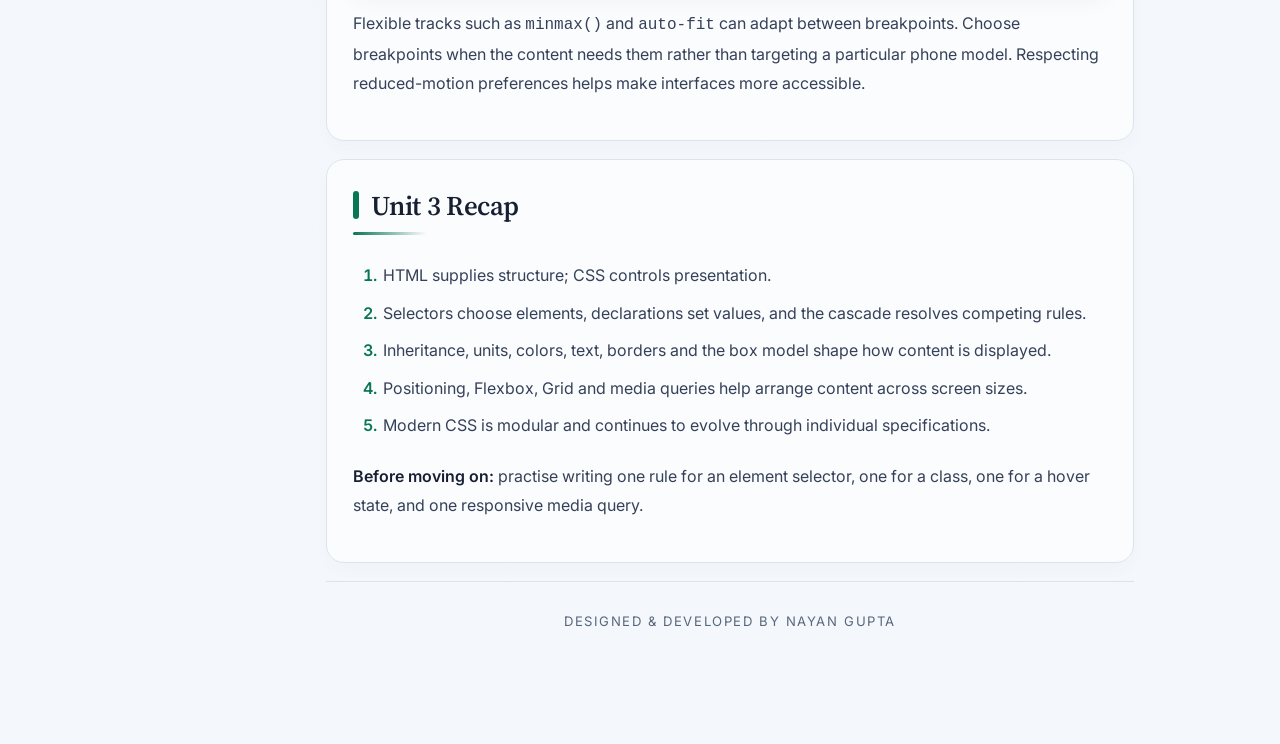
<file: unit3.html>
<!DOCTYPE html>

<html lang="en">
<head>
<meta charset="utf-8"/>
<meta content="width=device-width, initial-scale=1, viewport-fit=cover" name="viewport"/>
<title>Web Technologies — Unit 3: Cascading Style Sheets</title>
<meta name="description" content="Unit 3 study notes: CSS syntax, selectors, values, colors, backgrounds, typography, borders, box model, positioning, Flexbox, Grid and media queries."/>
<link href="favicon.ico" rel="icon" type="image/x-icon"/>
<link href="https://fonts.googleapis.com" rel="preconnect"/>
<link crossorigin="" href="https://fonts.gstatic.com" rel="preconnect"/>
<link href="https://fonts.googleapis.com/css2?family=Source+Serif+4:opsz,wght@8..60,500;8..60,600;8..60,700&amp;family=Inter:wght@400;500;600;700&amp;display=swap" rel="stylesheet"/>
<link href="style.css" rel="stylesheet"/>
<script>(function(w,d,s,l,i){w[l]=w[l]||[];w[l].push({'gtm.start':new Date().getTime(),event:'gtm.js'});var f=d.getElementsByTagName(s)[0],j=d.createElement(s),dl=l!=='dataLayer'?'&l='+l:'';j.async=true;j.src='https://www.googletagmanager.com/gtm.js?id='+i+dl;f.parentNode.insertBefore(j,f);})(window,document,'script','dataLayer','GTM-NMCQTJPJ');</script>
</head>
<body>
<noscript><iframe src="https://www.googletagmanager.com/ns.html?id=GTM-NMCQTJPJ" height="0" width="0" style="display:none;visibility:hidden" title="Google Tag Manager"></iframe></noscript>
<header class="topbar">
<a class="brand" href="index.html" aria-label="Web Technologies home"><span class="brand-mark" aria-hidden="true">W</span><span class="brand-name">Web Technologies</span></a>
<div class="navgrp"><a class="navlink" href="index.html" id="nav-home">Home</a><a class="navlink" href="unit1.html" id="nav-unit1">Unit 1</a><a class="navlink" href="unit2.html" id="nav-unit2">Unit 2</a><a class="navlink on" href="unit3.html" id="nav-unit3">Unit 3</a><a class="navlink" href="unit4.html" id="nav-unit4">Unit 4</a><a class="navlink" href="unit5.html" id="nav-unit5">Unit 5</a><a class="navlink" href="unit6.html" id="nav-unit6">Unit 6</a><button aria-label="Switch to dark mode" aria-pressed="false" class="theme-toggle" id="themeToggle" type="button"><span aria-hidden="true" class="theme-icon">☾</span><span class="theme-label">Dark mode</span></button></div>
</header>
<div class="progress" id="progressBar"></div>
<div class="page active" id="unit3">
<div class="layout">
<nav class="side">
<a class="backlink" href="index.html">← Home</a><div class="label">Unit 3 — Contents</div>
<a href="#u3-need">Why CSS is needed</a><a href="#u3-methods">Ways to add CSS</a><a href="#u3-syntax">Syntax and selectors</a><a href="#u3-values">Values, units and cascade</a><a href="#u3-colors">Colors and backgrounds</a><a href="#u3-text">Text and fonts</a><a href="#u3-border">Borders and box model</a><a href="#u3-position">Positioning</a><a href="#u3-modern">Modern CSS and layouts</a><a href="#u3-recap">Unit 3 recap</a>
</nav>
<main>
<div class="unit-hero"><span class="eyebrow">Unit 3 · Web Technologies · C2111C3</span><h1>Cascading Style Sheets (CSS)</h1><p>Detailed study notes aligned with the supplied Unit 3 study guide. Review the explanations, tables, examples and recap before practising the code.</p></div>
<section class="topic u3" id="u3-need"><h3>01. Why CSS Is Needed</h3>
<p>HTML describes the meaning and structure of web content. CSS controls how that content is presented: its colors, typography, spacing, borders and layout. Keeping structure and presentation separate makes pages easier to maintain and more consistent.</p>
<ul><li><strong>Separate content and design:</strong> keep headings, paragraphs, lists and forms in HTML and place visual rules in CSS.</li><li><strong>Reuse one design:</strong> one external stylesheet can style many pages; changing a rule can update the site consistently.</li><li><strong>Adapt to screens:</strong> flexible layouts and media queries help content work on phones, tablets and desktop displays.</li><li><strong>Reduce repeated work:</strong> reusable selectors avoid copying presentation declarations into every HTML document. Browsers can also cache external stylesheets.</li></ul>
<h4>Same content, different presentation</h4><p>The words in a page can remain the same while CSS changes typography, color, border, spacing and depth. This is the central purpose of CSS: presentation changes without rewriting the content.</p>
<div class="codeblock"><div class="codebar"><span class="lang">HTML</span><button class="copybtn" type="button">Copy</button></div><pre>&lt;h2&gt;Course update&lt;/h2&gt;
&lt;p&gt;CSS lecture begins at 10:00 AM.&lt;/p&gt;</pre></div>
<div class="codeblock"><div class="codebar"><span class="lang">CSS</span><button class="copybtn" type="button">Copy</button></div><pre>h2 {
  color: #174f78;
  border-bottom: 2px solid #174f78;
  padding-bottom: 0.5rem;
}
p {
  color: #344054;
  line-height: 1.6;
  background-color: #f1f6fa;
  padding: 1rem;
}</pre></div>
</section>
<section class="topic u3" id="u3-methods"><h3>Three Ways to Add CSS</h3><table><tr><th>Method</th><th>Where it goes</th><th>Best suited for</th></tr><tr><td>External stylesheet</td><td>A separate <code>.css</code> file linked from the HTML <code>&lt;head&gt;</code></td><td>Shared site-wide styles and maintainable projects.</td></tr><tr><td>Internal stylesheet</td><td>A <code>&lt;style&gt;</code> element in the document <code>&lt;head&gt;</code></td><td>Styles used by one standalone page.</td></tr><tr><td>Inline style</td><td>The element's <code>style</code> attribute</td><td>A one-off demonstration; avoid repeated styling this way.</td></tr></table>
<div class="codeblock"><div class="codebar"><span class="lang">HTML</span><button class="copybtn" type="button">Copy</button></div><pre>&lt;!-- External: reusable across multiple pages --&gt;
&lt;link rel="stylesheet" href="styles.css"&gt;

&lt;!-- Internal: rules for this document --&gt;
&lt;style&gt;
  h1 { color: #174f78; }
&lt;/style&gt;

&lt;!-- Inline: a single element --&gt;
&lt;p style="color: #31765e;"&gt;Styled text&lt;/p&gt;</pre></div>
<p><strong>Study tip:</strong> external CSS is generally the best choice for a multi-page website because it supports reuse and easier maintenance.</p></section>
<section class="topic u3" id="u3-syntax"><h3>02. CSS Syntax and Selectors</h3><p>A CSS rule consists of a selector followed by a declaration block. Each declaration pairs a property with a value; declarations are normally separated by semicolons and enclosed in braces.</p>
<div class="codeblock"><div class="codebar"><span class="lang">CSS</span><button class="copybtn" type="button">Copy</button></div><pre>p.notice {
  color: #153c5b;                 /* property: value */
  background-color: #e8f2f8;
  border-left: 5px solid #2196f3;
  padding: 14px;
}</pre></div>
<p>In this rule, <code>p.notice</code> is the selector. The properties are <code>color</code>, <code>background-color</code>, <code>border-left</code> and <code>padding</code>; the values appear after each colon.</p>
<h4>Common selectors</h4><table><tr><th>Selector</th><th>What it matches</th><th>Example</th></tr><tr><td>Element: <code>p</code></td><td>Every paragraph element.</td><td><code>p { line-height: 1.6; }</code></td></tr><tr><td>Class: <code>.notice</code></td><td>Every element whose class includes <code>notice</code>.</td><td><code>.notice { padding: 1rem; }</code></td></tr><tr><td>ID: <code>#main-title</code></td><td>The element with that ID, intended to be unique.</td><td><code>#main-title { color: navy; }</code></td></tr><tr><td>Universal: <code>*</code></td><td>All elements.</td><td><code>* { box-sizing: border-box; }</code></td></tr><tr><td>Grouping: <code>h1, h2</code></td><td>Both heading types.</td><td><code>h1, h2 { color: navy; }</code></td></tr><tr><td>Descendant: <code>nav a</code></td><td>Links anywhere inside a navigation element.</td><td><code>nav a { text-decoration: none; }</code></td></tr><tr><td>Child: <code>ul &gt; li</code></td><td>List items that are direct children of a list.</td><td><code>ul &gt; li { margin-block: .5rem; }</code></td></tr><tr><td>Pseudo-class: <code>a:hover</code></td><td>An element in a state, such as when the pointer is over a link.</td><td><code>a:hover { color: green; }</code></td></tr><tr><td>Pseudo-element: <code>p::first-line</code></td><td>A particular part of an element.</td><td><code>p::first-line { font-weight: bold; }</code></td></tr><tr><td>Attribute: <code>input[type="email"]</code></td><td>Inputs with a matching attribute.</td><td><code>input[type="email"] { border-color: teal; }</code></td></tr></table>
</section>
<section class="topic u3" id="u3-values"><h3>CSS Values, Units, Custom Properties and the Cascade</h3><p>A property only has an effect when it receives a valid value. Values can be keywords, colors, numbers, lengths, percentages or functions. A length usually needs a unit.</p>
<table><tr><th>Unit</th><th>Relative to</th><th>Common use</th></tr><tr><td><code>px</code></td><td>A CSS pixel reference unit; not necessarily one physical screen pixel.</td><td>Fine borders and small fixed details.</td></tr><tr><td><code>rem</code></td><td>The root element's font size.</td><td>Consistent, scalable typography and spacing.</td></tr><tr><td><code>em</code></td><td>The computed font size of the element (for <code>font-size</code>, its parent).</td><td>Spacing that scales with text.</td></tr><tr><td><code>%</code></td><td>A context determined by the property, often a parent dimension.</td><td>Flexible widths and proportional sizing.</td></tr><tr><td><code>vw / vh</code></td><td>One percent of the viewport width or height.</td><td>Sizing related to the visible browser area.</td></tr></table>
<h4>Custom properties (CSS variables)</h4><p>Custom properties store reusable values. Their names begin with two hyphens and they are read with <code>var()</code>. Defining common colors and spacing on <code>:root</code> makes them easier to update consistently.</p><div class="codeblock"><div class="codebar"><span class="lang">CSS</span><button class="copybtn" type="button">Copy</button></div><pre>:root {
  --brand-color: #174f78;
  --space-medium: 1rem;
}
.notice {
  color: var(--brand-color);
  padding: var(--space-medium);
}</pre></div>
<h4>How the cascade chooses a value</h4><p>If several rules set the same property, the browser resolves the cascade by importance and origin, selector specificity, and then source order. A later rule wins only when earlier comparisons are tied. Inline styles commonly outrank normal stylesheet rules, but they are not an unconditional highest priority.</p><div class="codeblock"><div class="codebar"><span class="lang">CSS</span><button class="copybtn" type="button">Copy</button></div><pre>p { color: #333; }             /* element selector */
.notice { color: #174f78; }    /* class selector: more specific */
#warning { color: #a34b00; }   /* ID selector: more specific still */</pre></div>
<h4>Inheritance and debugging</h4><p>Some properties, especially text-related properties such as <code>color</code> and <code>font-family</code>, are inherited. Many box properties, including <code>margin</code>, <code>padding</code> and <code>border</code>, do not inherit by default. The cascade determines an element's own value; inheritance can supply a value to a child when needed.</p><p class="callout"><strong>Debugging tip:</strong> browsers generally ignore an invalid declaration and continue parsing. Check property spelling, values, braces and semicolons when a style does not appear.</p></section>
<section class="topic u3" id="u3-colors"><h3>03. Colors and Backgrounds</h3><p>CSS accepts named colors, hexadecimal notation, RGB and HSL. Alpha variants such as RGBA control the transparency of the color itself without making child text translucent. Use <code>color</code> for text and <code>background-color</code> for an element's background. Keep text/background contrast high enough for readability.</p>
<table><tr><th>Format</th><th>Example</th><th>Meaning</th></tr><tr><td>Named color</td><td><code>tomato</code></td><td>A predefined CSS color name.</td></tr><tr><td>HEX</td><td><code>#FF6347</code></td><td>Hexadecimal red, green and blue channels.</td></tr><tr><td>RGB</td><td><code>rgb(255, 99, 71)</code></td><td>Red, green and blue channel values.</td></tr><tr><td>HSL</td><td><code>hsl(9, 100%, 64%)</code></td><td>Hue, saturation and lightness.</td></tr><tr><td>RGBA</td><td><code>rgba(255, 99, 71, .55)</code></td><td>RGB color with an alpha/transparency value.</td></tr></table>
<h4>Background properties</h4><table><tr><th>Property</th><th>Purpose</th></tr><tr><td><code>background-color</code></td><td>Fills an element with a solid color.</td></tr><tr><td><code>background-image</code></td><td>Places one or more images or gradients behind content.</td></tr><tr><td><code>background-repeat</code></td><td>Controls tiling: <code>repeat</code>, <code>repeat-x</code>, <code>repeat-y</code> or <code>no-repeat</code>.</td></tr><tr><td><code>background-position</code></td><td>Sets where the image begins, such as <code>center</code> or <code>right top</code>.</td></tr><tr><td><code>background-size</code></td><td><code>cover</code> fills the box; <code>contain</code> shows the whole image.</td></tr><tr><td><code>background-attachment</code></td><td>Controls whether the background scrolls with the element or viewport.</td></tr></table>
<div class="codeblock"><div class="codebar"><span class="lang">CSS</span><button class="copybtn" type="button">Copy</button></div><pre>.banner {
  background-color: #174f78; /* fallback color */
  background-image: linear-gradient(120deg, #174f78, #31765e);
  background-repeat: no-repeat;
  background-position: center;
  background-size: cover;
}</pre></div><p>A gradient is an image generated by CSS. Repeated backgrounds can create patterns; gradients can provide color transitions without an image file.</p></section>
<section class="topic u3" id="u3-text"><h3>04. Text and Fonts</h3><p>Font properties set the typeface, size and weight. Text properties handle alignment and decoration. Relative sizes such as <code>rem</code> scale with the root font size, while unitless <code>line-height</code> scales naturally with text.</p>
<table><tr><th>Property</th><th>Example</th><th>Effect</th></tr><tr><td><code>font-family</code></td><td><code>Georgia, serif</code></td><td>Typeface with fallback families.</td></tr><tr><td><code>font-size</code></td><td><code>1.1rem</code></td><td>Text size.</td></tr><tr><td><code>font-weight</code></td><td><code>700</code> or <code>bold</code></td><td>Stroke weight.</td></tr><tr><td><code>text-align</code></td><td><code>center</code></td><td>Horizontal text alignment.</td></tr><tr><td><code>line-height</code></td><td><code>1.6</code></td><td>Vertical room for each line of text.</td></tr><tr><td><code>text-decoration</code></td><td><code>underline</code></td><td>Underline, overline or line-through.</td></tr><tr><td><code>text-transform</code></td><td><code>uppercase</code></td><td>Changes visual letter case without changing source text.</td></tr></table>
<div class="codeblock"><div class="codebar"><span class="lang">CSS</span><button class="copybtn" type="button">Copy</button></div><pre>.article {
  font-family: Georgia, serif;
  font-size: 1.1rem;
  line-height: 1.6;
  color: #24313d;
}
.article h2 { text-align: center; font-weight: 700; }
.article a { text-decoration: underline; }
.label { text-transform: uppercase; }</pre></div></section>
<section class="topic u3" id="u3-border"><h3>Borders and the Box Model</h3><p>A border needs a style such as <code>solid</code> or <code>dashed</code> to be visible. The shorthand <code>border: 3px solid #174f78;</code> sets width, style and color together. One to four values can specify top, right, bottom and left in that order.</p>
<div class="codeblock"><div class="codebar"><span class="lang">CSS</span><button class="copybtn" type="button">Copy</button></div><pre>.solid { border: 3px solid #174f78; }
.dotted { border: 2px dotted #31765e; }
.dashed { border: 2px dashed #a34b00; }
.rounded { border: 1px solid #d7e0e5; border-radius: 12px; }</pre></div>
<h4>Box model: content, padding, border and margin</h4><p>From the inside outward, an element consists of <strong>content</strong>, <strong>padding</strong>, <strong>border</strong> and <strong>margin</strong>. Padding is inside the border; margin separates the outside of one element from its neighbors.</p><p>With the default <code>content-box</code> sizing, a declared width applies only to the content; padding and border increase the rendered size. With <code>border-box</code>, the declared width includes content, padding and border. Margins remain outside either box. In normal block flow, vertical margins of adjacent blocks can collapse into one margin rather than add together.</p>
<table><tr><th>Sizing</th><th>Example calculation</th></tr><tr><td><code>content-box</code> (default)</td><td>Declared width 300px + 20px padding on each side + 5px border on each side = 350px rendered width.</td></tr><tr><td><code>border-box</code></td><td>The declared width includes the padding and borders, making layout calculations more predictable.</td></tr></table>
<div class="codeblock"><div class="codebar"><span class="lang">CSS</span><button class="copybtn" type="button">Copy</button></div><pre>*, *::before, *::after {
  box-sizing: border-box;
}</pre></div></section>
<section class="topic u3" id="u3-position"><h3>05. CSS Positioning</h3><p>The <code>position</code> property controls how an element is placed. Offsets such as <code>top</code> and <code>right</code> affect positioned elements according to their positioning context.</p>
<table><tr><th>Value</th><th>How it behaves</th></tr><tr><td><code>static</code></td><td>Default position in normal document flow; offsets do not apply.</td></tr><tr><td><code>relative</code></td><td>Remains in flow and moves from its normal position; its original space remains.</td></tr><tr><td><code>absolute</code></td><td>Leaves normal flow and uses the nearest positioned ancestor as its containing block.</td></tr><tr><td><code>fixed</code></td><td>Leaves normal flow and is positioned relative to the viewport.</td></tr><tr><td><code>sticky</code></td><td>Acts relative until a scroll threshold, then sticks within its scrolling container.</td></tr></table>
<div class="codeblock"><div class="codebar"><span class="lang">CSS</span><button class="copybtn" type="button">Copy</button></div><pre>.card { position: relative; }
.card-badge {
  position: absolute;
  top: 12px;
  right: 12px;
}</pre></div><p>Here the parent card has <code>position: relative</code>, so the absolutely positioned badge is anchored to the card instead of the page.</p></section>
<section class="topic u3" id="u3-modern"><h3>CSS3 and Modern CSS Features</h3><p>CSS is developed as a collection of modules, such as Color, Selectors, Grid and Media Queries. “CSS3” is still commonly used in classrooms as a label for newer features, but there is no single all-encompassing CSS3 or CSS4 release; individual modules evolve on their own timelines.</p>
<h4>Modern visual and layout features</h4><ul><li><code>border-radius</code> creates rounded corners.</li><li><code>box-shadow</code> adds depth around an element.</li><li><code>linear-gradient()</code> creates a gradient background image.</li><li><code>transform</code> changes an element's visual position, rotation or scale.</li><li><code>transition</code> animates changes between property values.</li><li><strong>Flexbox</strong> arranges items along one main direction, such as a row of navigation links.</li><li><strong>Grid</strong> arranges items in rows and columns, such as a group of cards.</li><li><strong>Media queries</strong> apply rules only when a condition, such as viewport width, is true.</li></ul>
<div class="codeblock"><div class="codebar"><span class="lang">CSS</span><button class="copybtn" type="button">Copy</button></div><pre>.feature-list {
  display: grid;
  grid-template-columns: repeat(auto-fit, minmax(180px, 1fr));
  gap: 14px;
}
@media (max-width: 600px) {
  .feature-list { grid-template-columns: 1fr; }
}
@media (prefers-reduced-motion: reduce) {
  .motion-demo, .motion-demo:hover {
    transition: none;
    transform: none;
  }
}</pre></div><p>Flexible tracks such as <code>minmax()</code> and <code>auto-fit</code> can adapt between breakpoints. Choose breakpoints when the content needs them rather than targeting a particular phone model. Respecting reduced-motion preferences helps make interfaces more accessible.</p>
</section>
<section class="topic u3" id="u3-recap"><h3>Unit 3 Recap</h3><ol><li>HTML supplies structure; CSS controls presentation.</li><li>Selectors choose elements, declarations set values, and the cascade resolves competing rules.</li><li>Inheritance, units, colors, text, borders and the box model shape how content is displayed.</li><li>Positioning, Flexbox, Grid and media queries help arrange content across screen sizes.</li><li>Modern CSS is modular and continues to evolve through individual specifications.</li></ol><p><strong>Before moving on:</strong> practise writing one rule for an element selector, one for a class, one for a hover state, and one responsive media query.</p></section>
<footer>Designed &amp; developed by Nayan Gupta</footer>
</main></div></div>
<script src="script.js"></script>
</body>
</html>
</file>
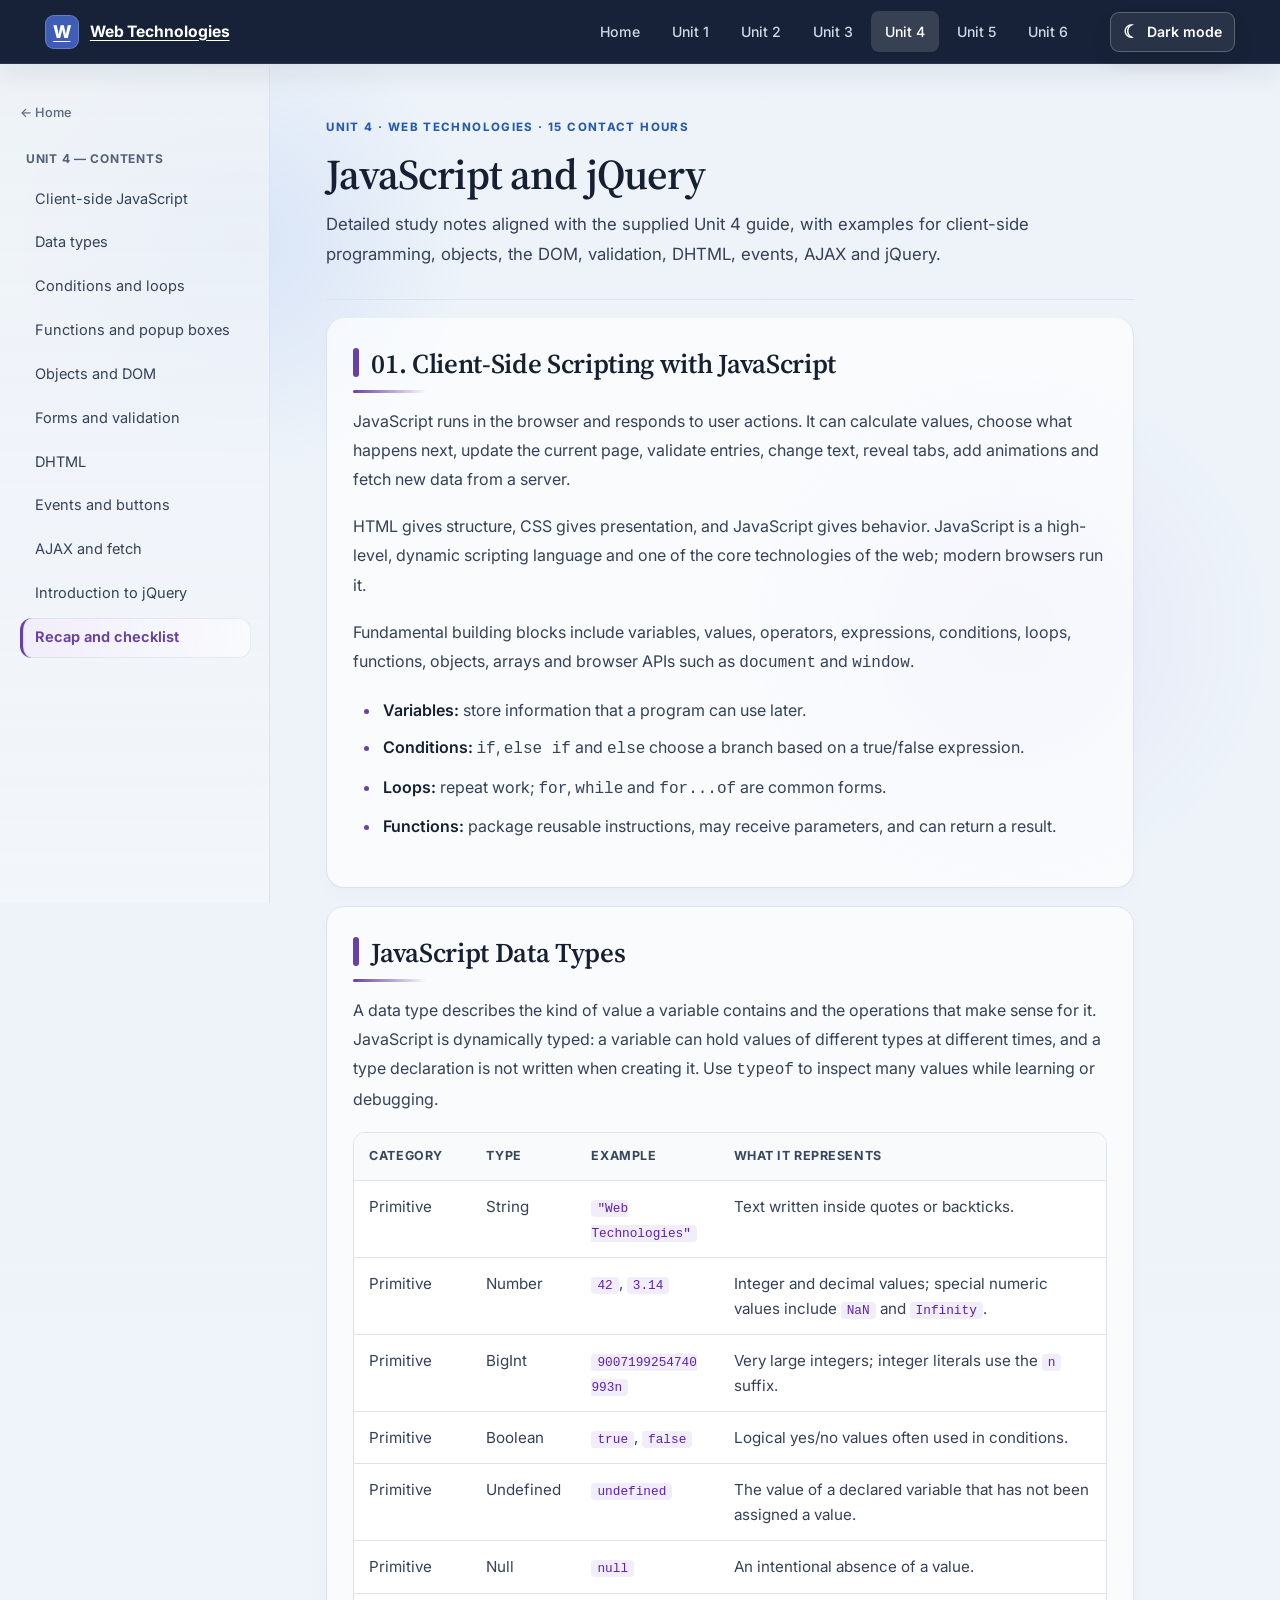
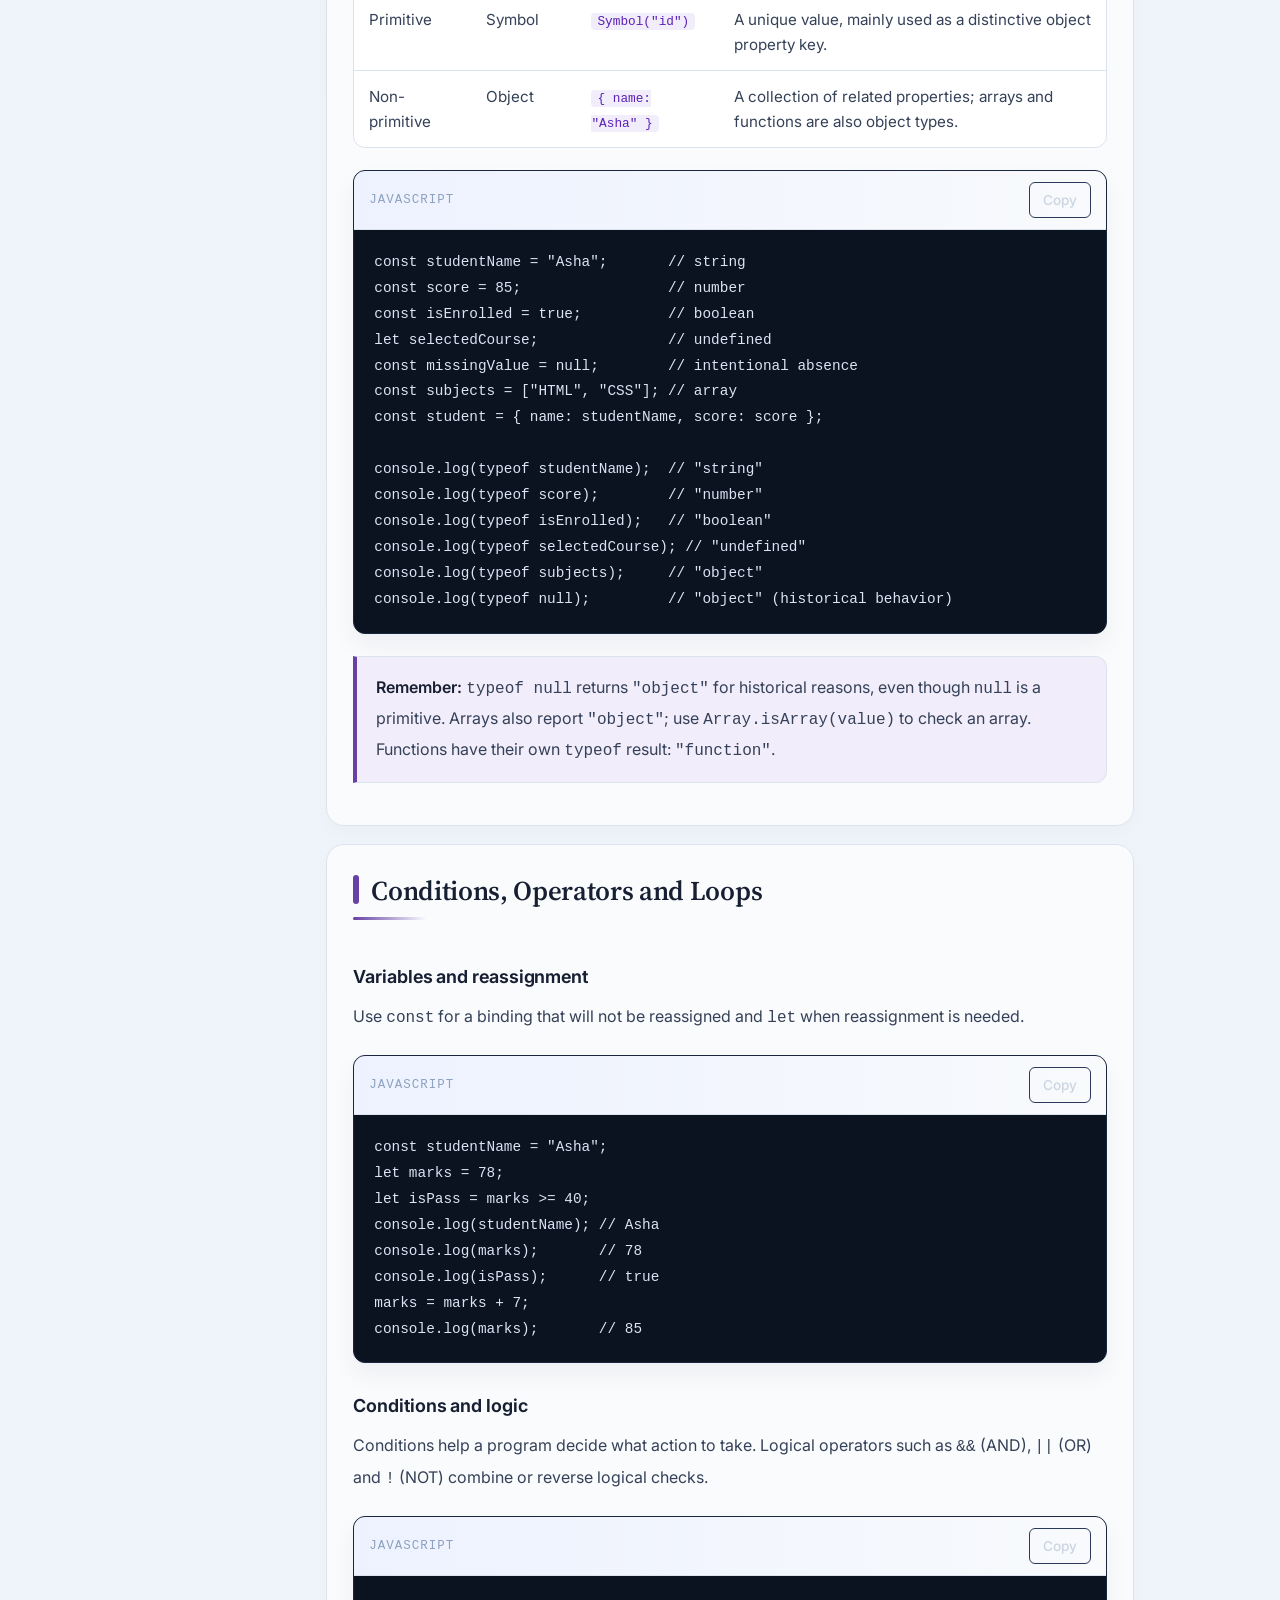
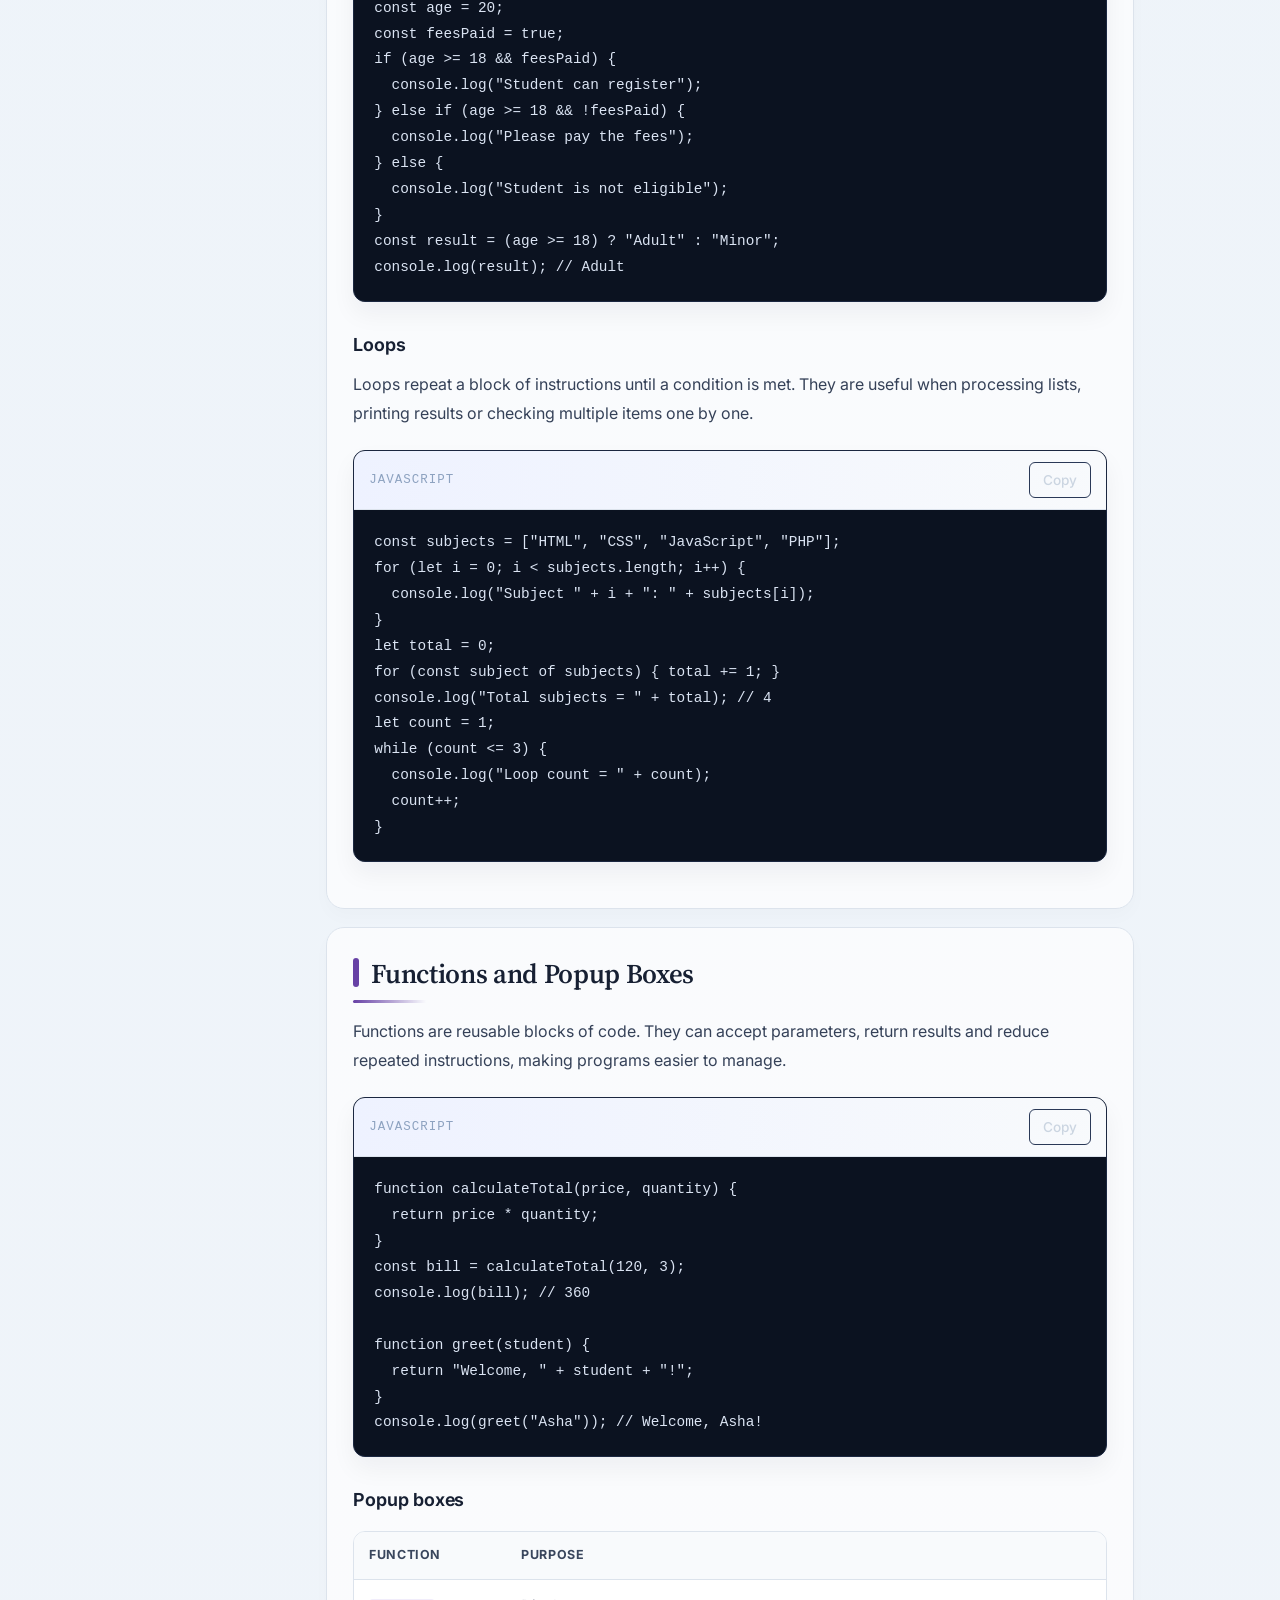
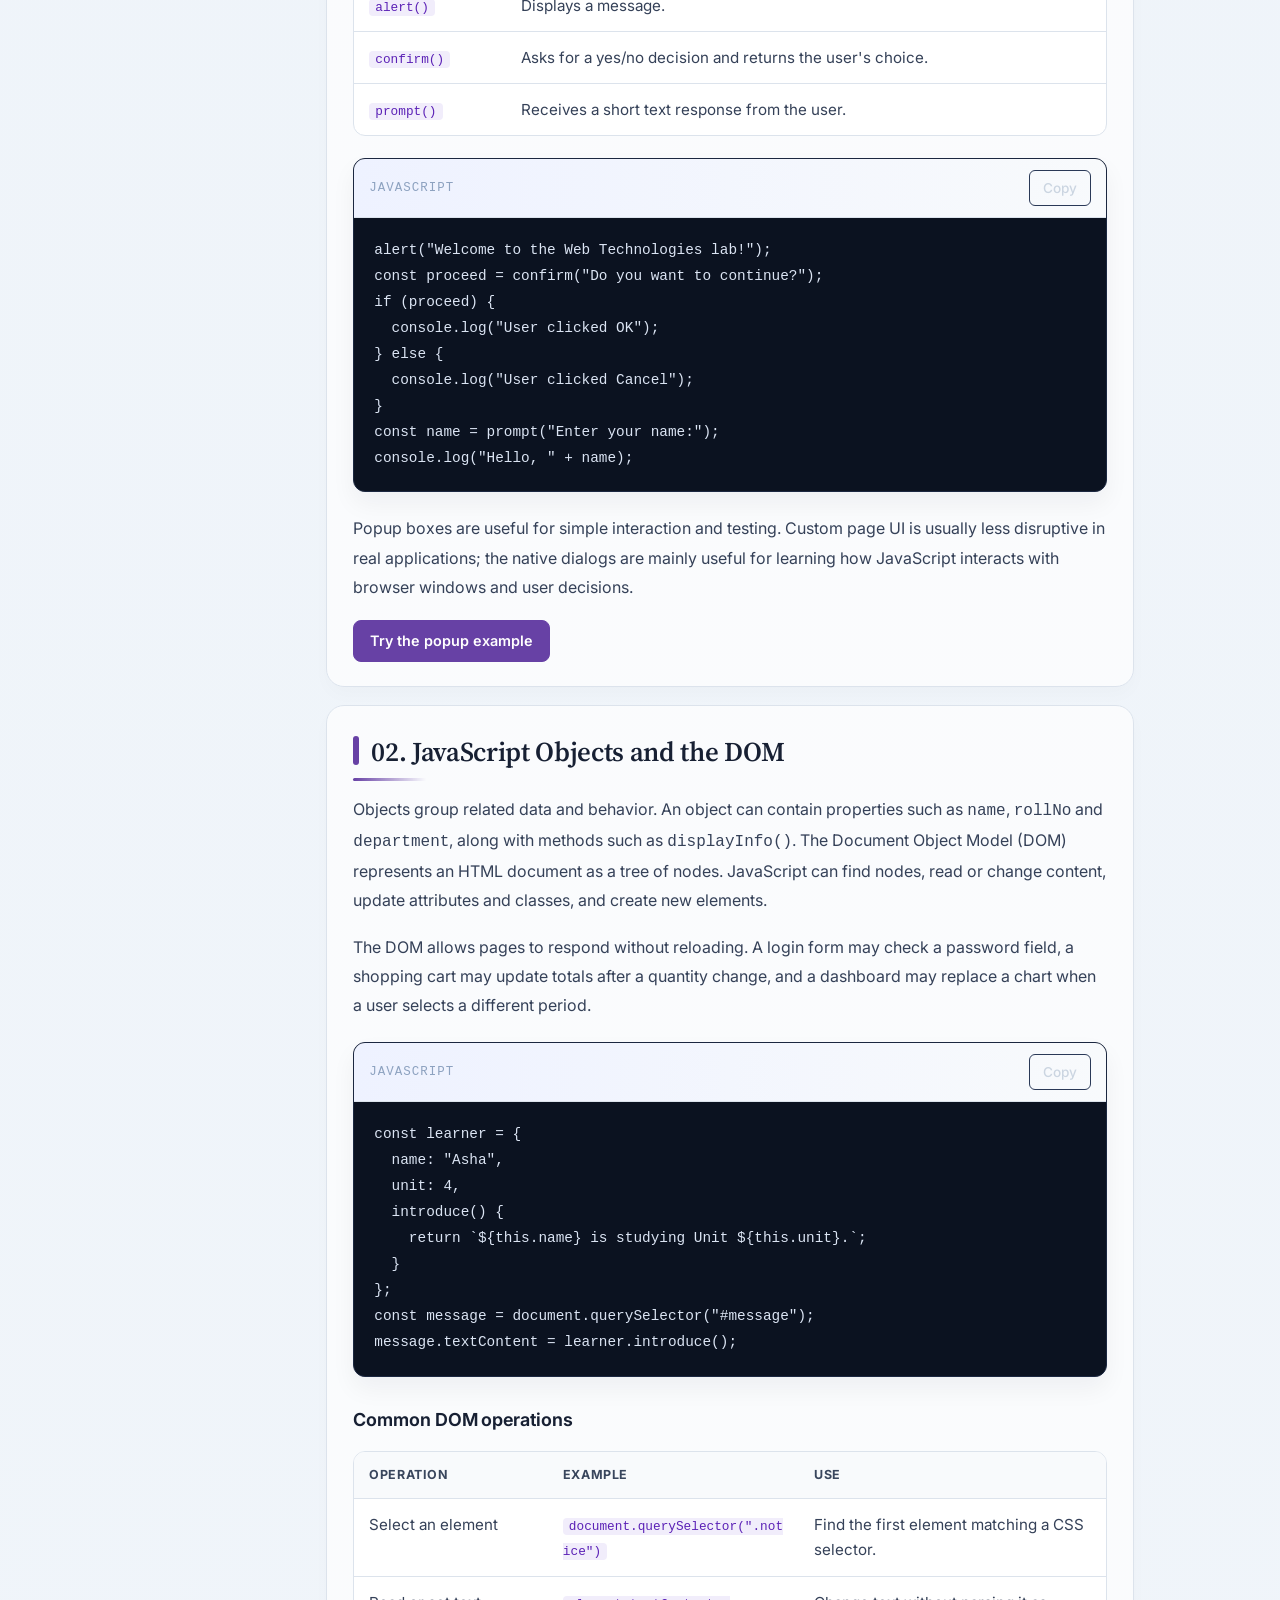
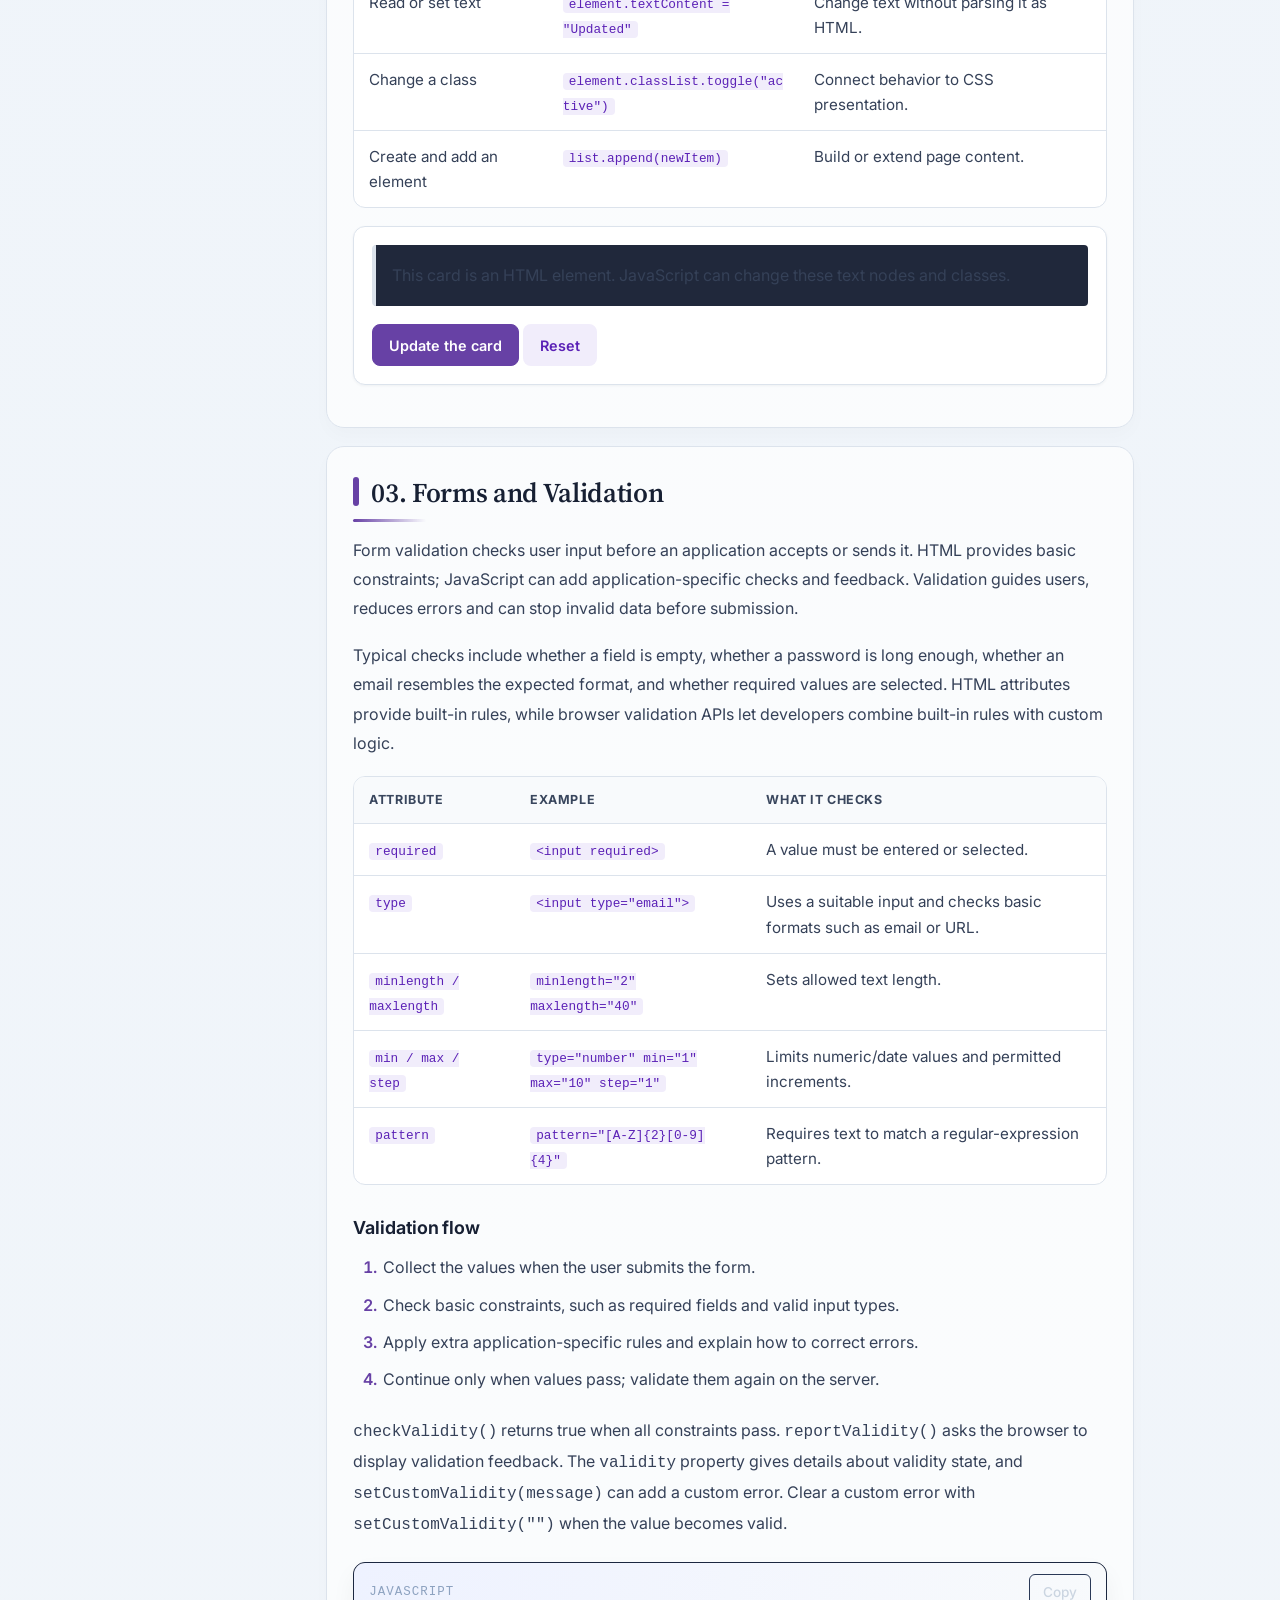
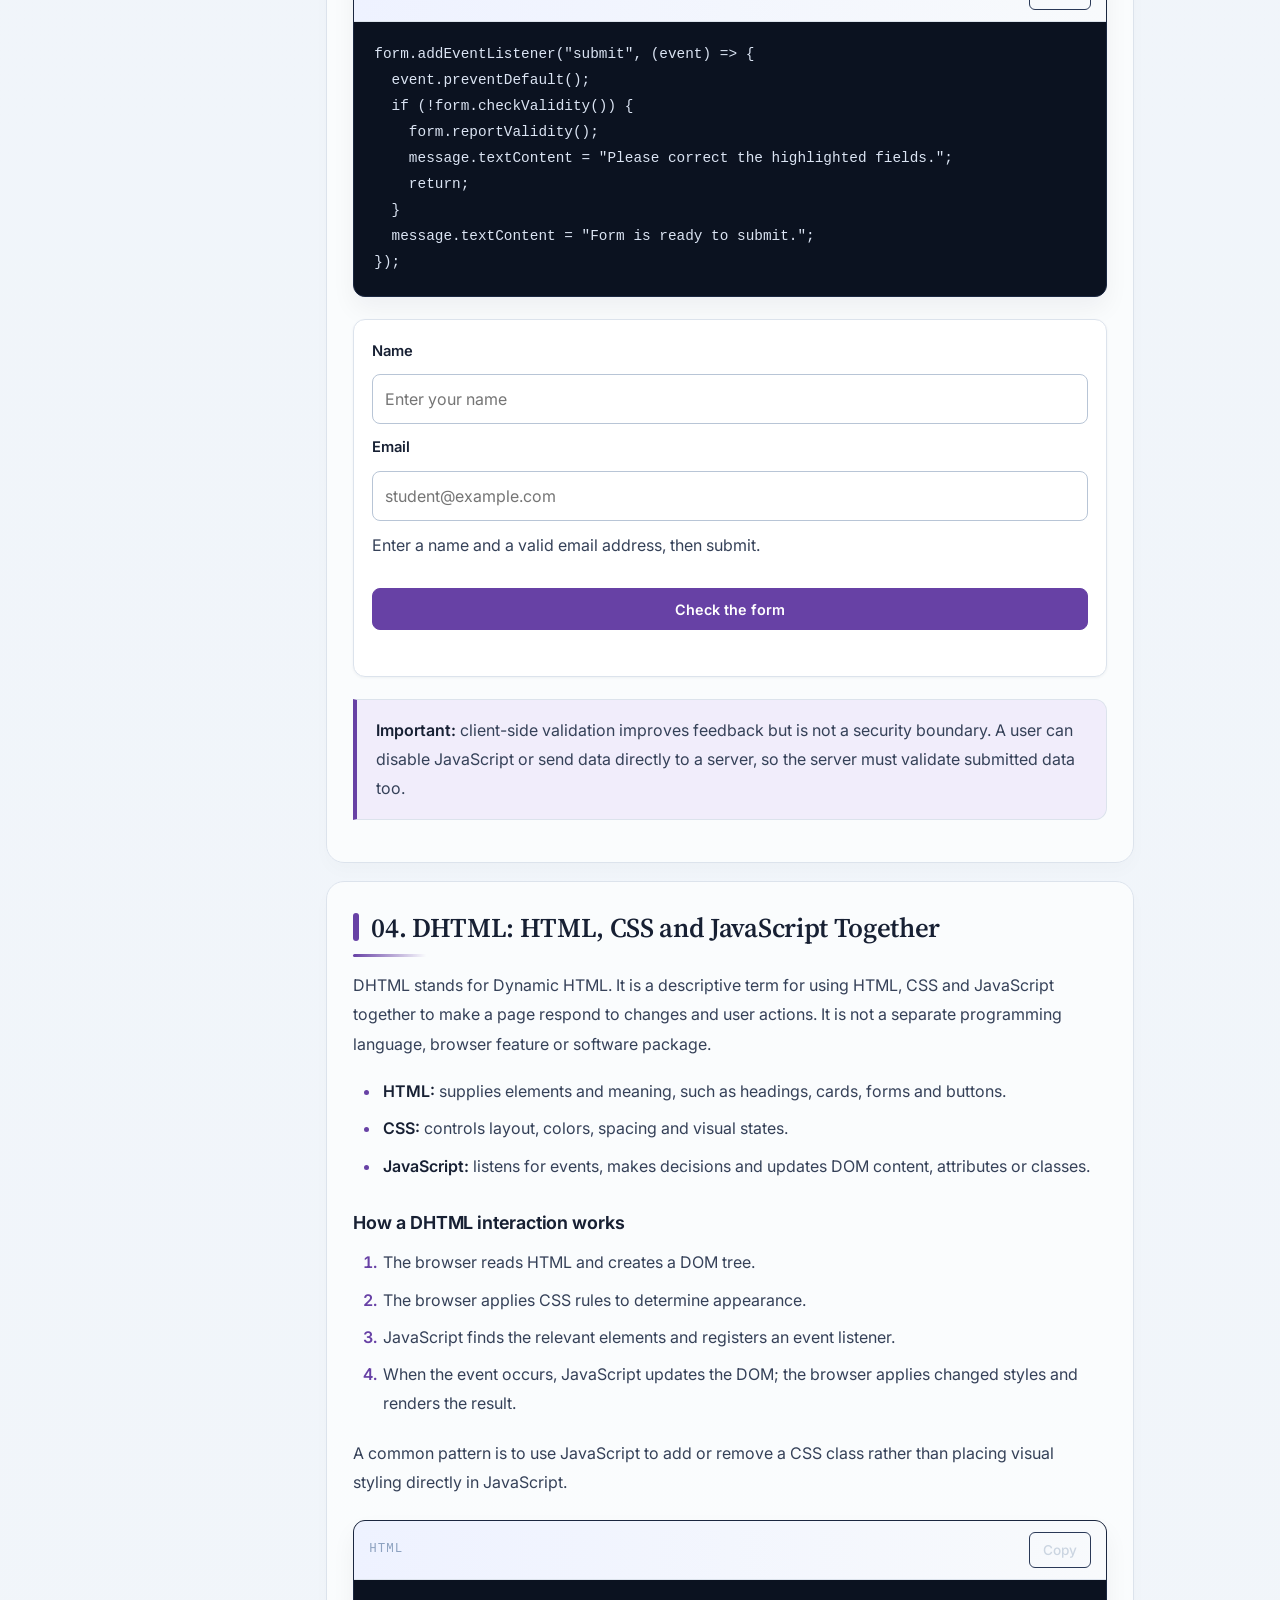
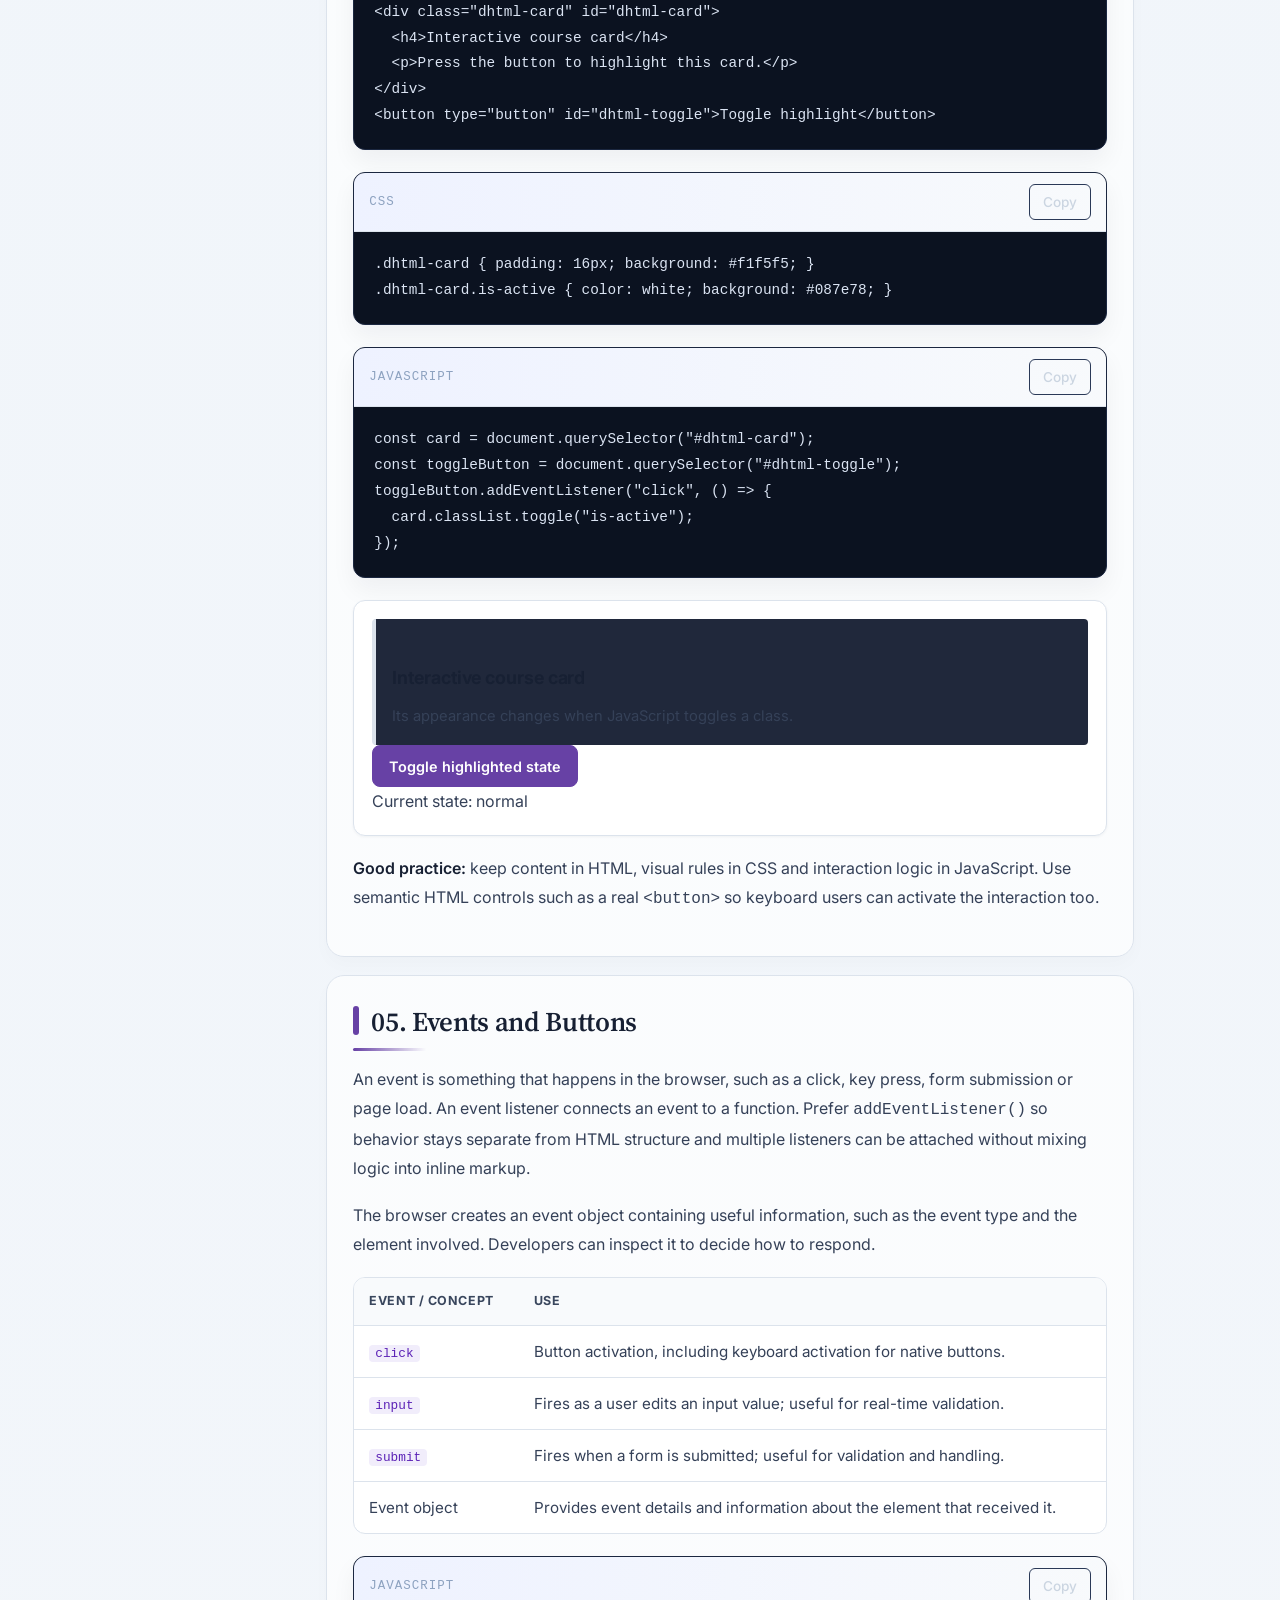
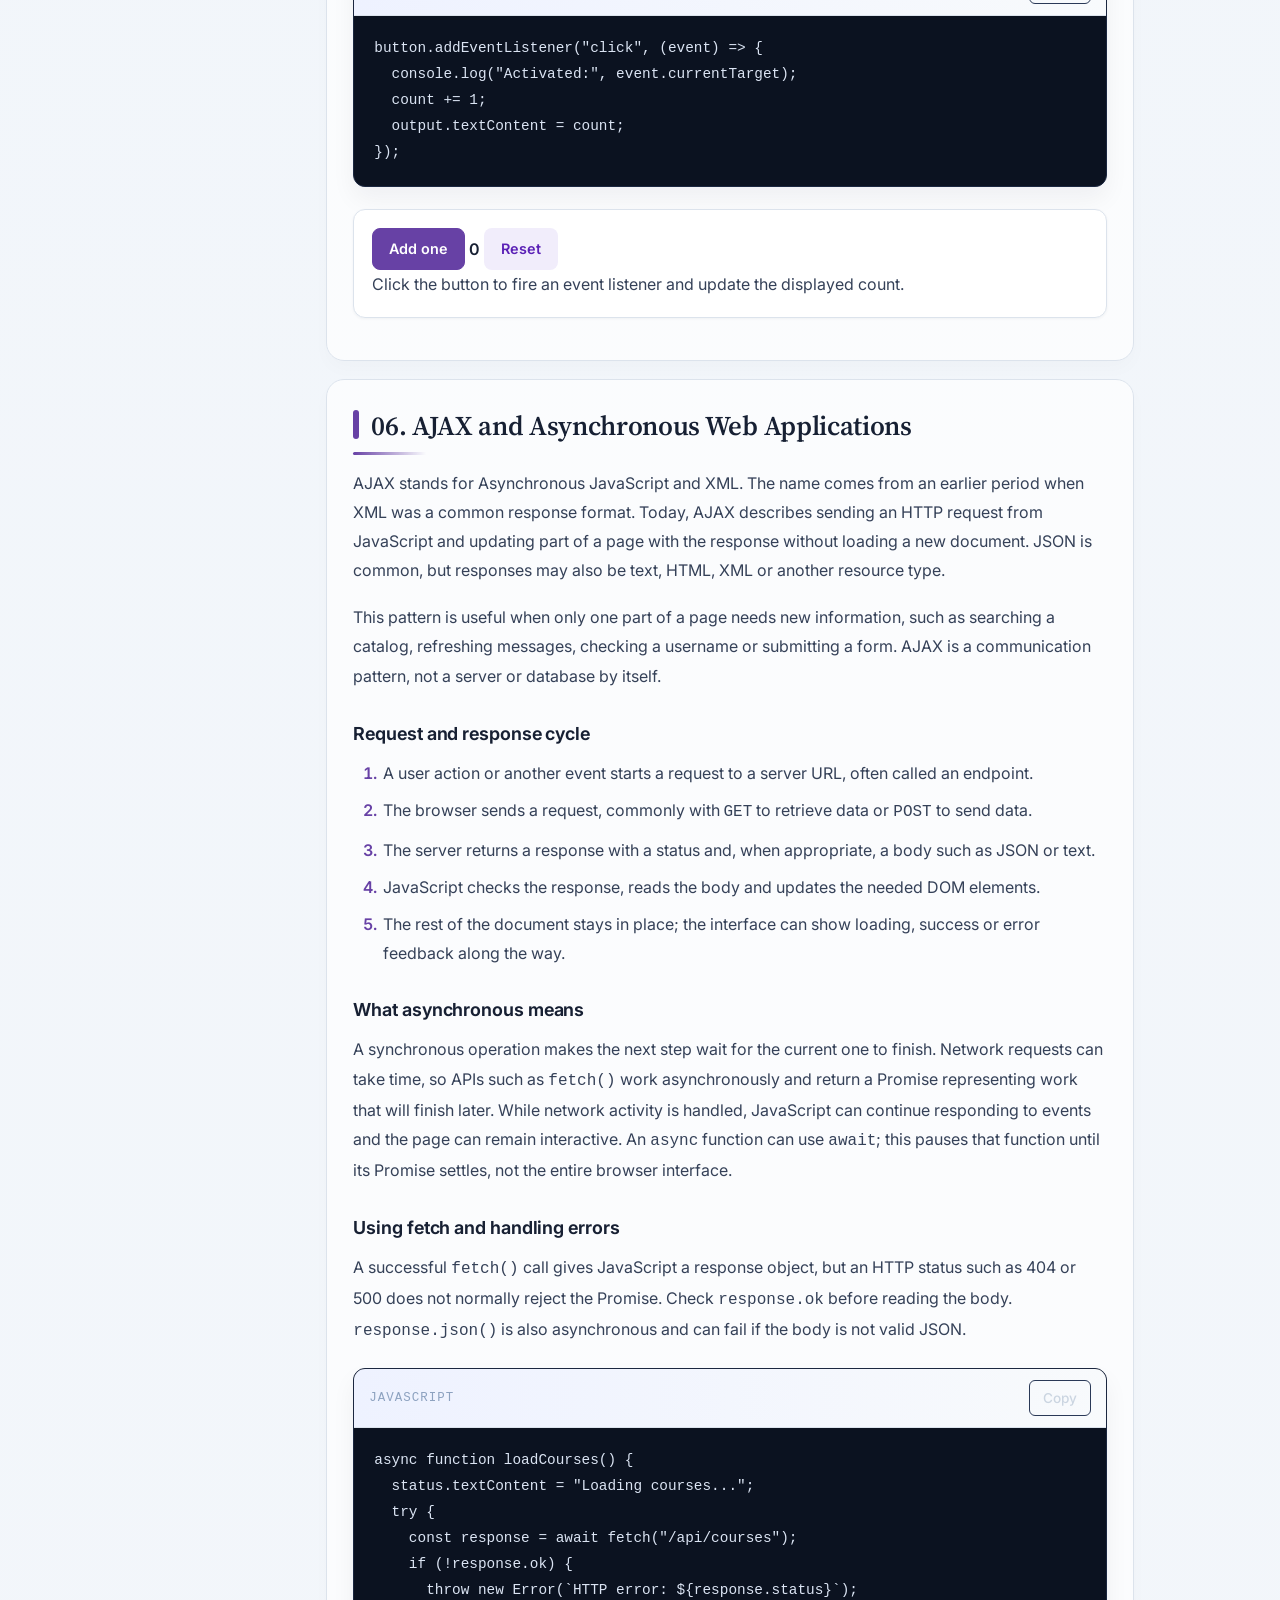
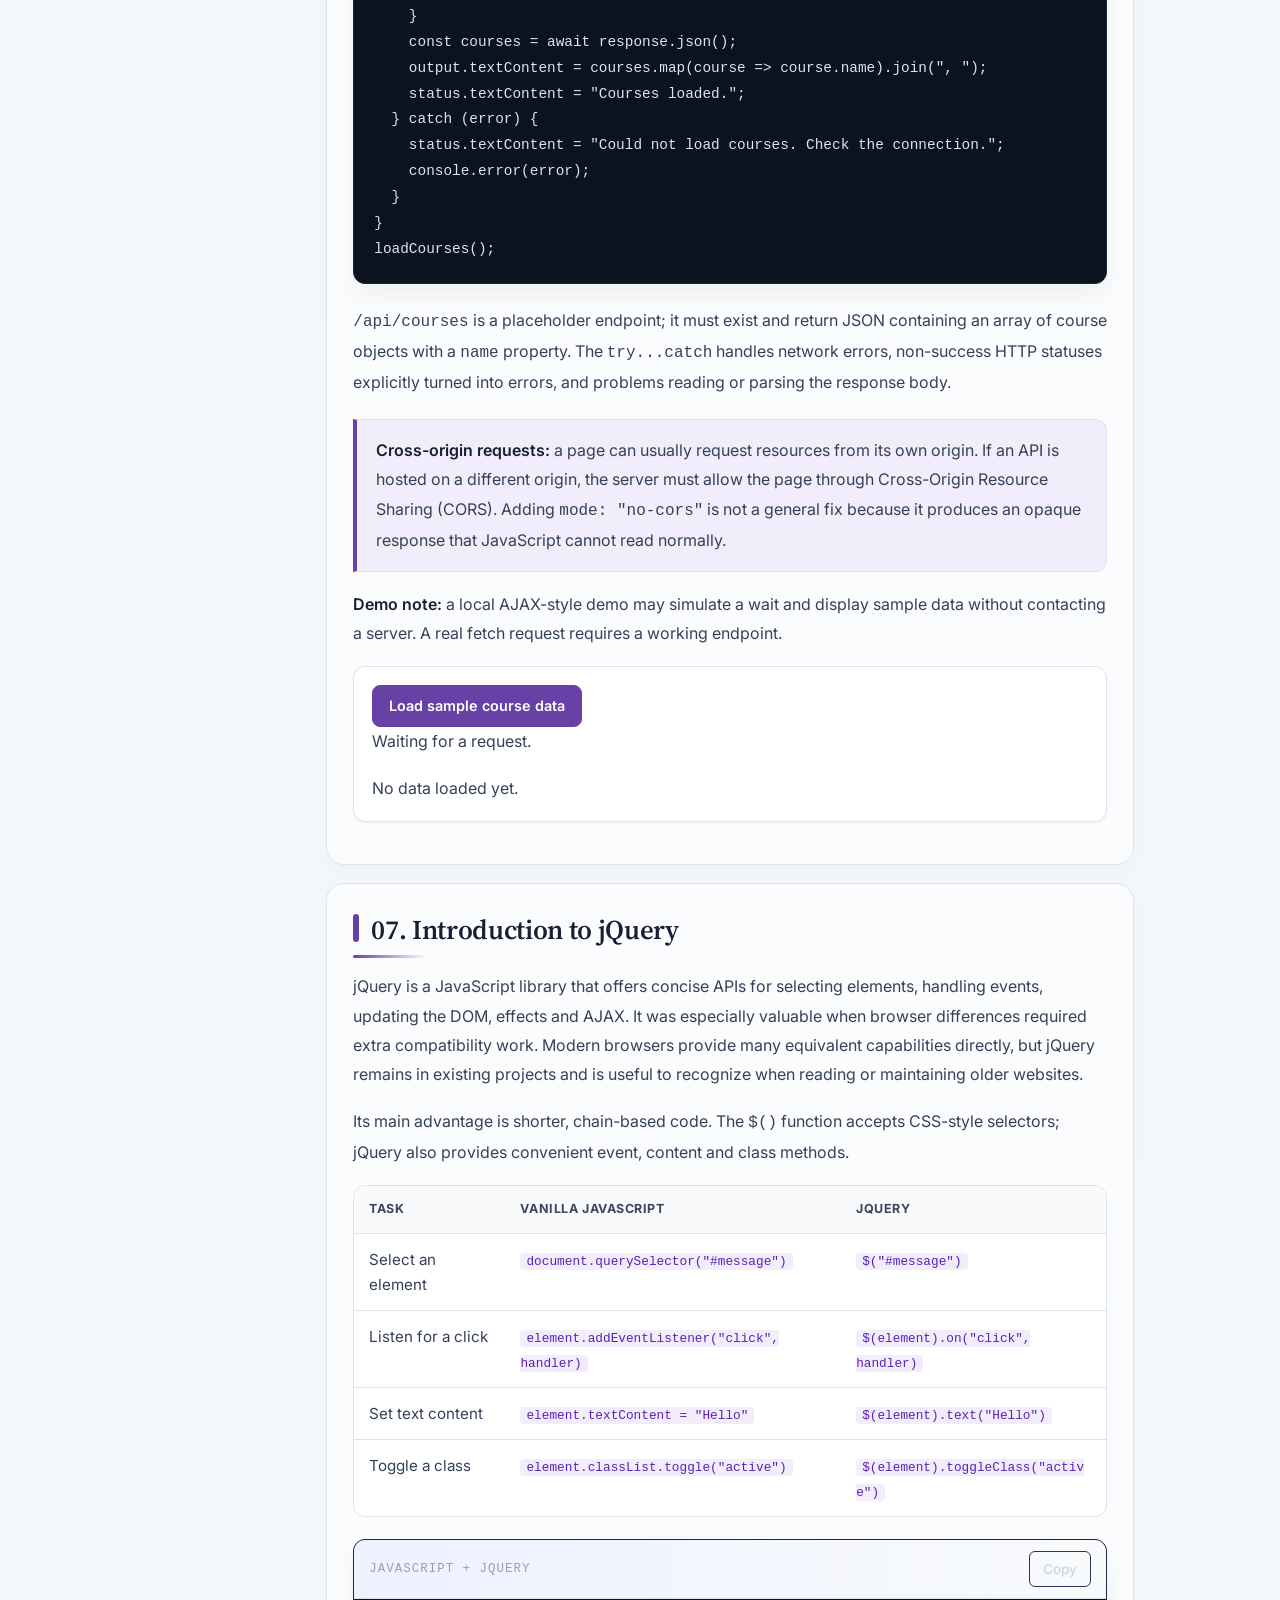
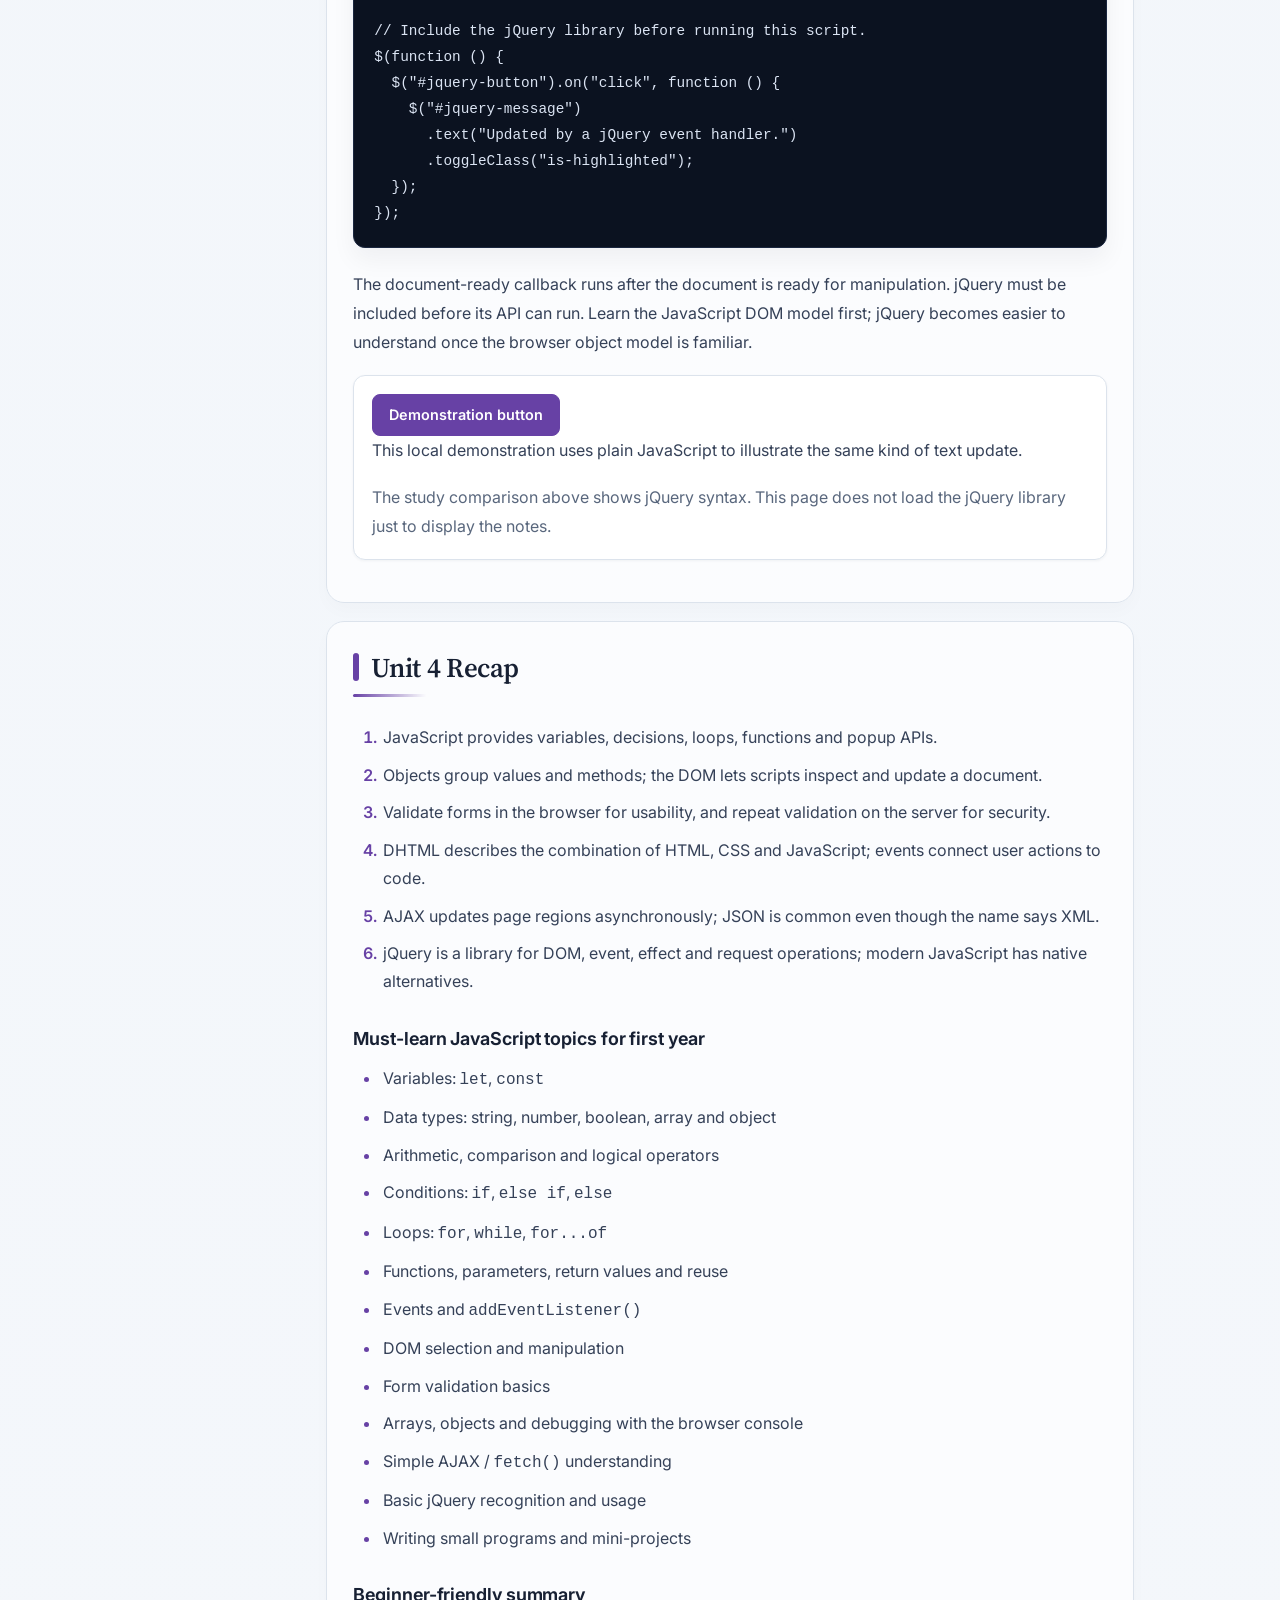
<file: unit4.html>
<!DOCTYPE html>

<html lang="en">
<head>
<meta charset="utf-8"/>
<meta content="width=device-width, initial-scale=1, viewport-fit=cover" name="viewport"/>
<title>Web Technologies — Unit 4: JavaScript and jQuery</title>
<meta name="description" content="Unit 4 study notes: client-side JavaScript, data types, conditions, loops, functions, DOM, form validation, DHTML, events, AJAX and jQuery."/>
<link href="favicon.ico" rel="icon" type="image/x-icon"/>
<link href="https://fonts.googleapis.com" rel="preconnect"/>
<link crossorigin="" href="https://fonts.gstatic.com" rel="preconnect"/>
<link href="https://fonts.googleapis.com/css2?family=Source+Serif+4:opsz,wght@8..60,500;8..60,600;8..60,700&amp;family=Inter:wght@400;500;600;700&amp;display=swap" rel="stylesheet"/>
<link href="style.css" rel="stylesheet"/>
<script>(function(w,d,s,l,i){w[l]=w[l]||[];w[l].push({'gtm.start':new Date().getTime(),event:'gtm.js'});var f=d.getElementsByTagName(s)[0],j=d.createElement(s),dl=l!=='dataLayer'?'&l='+l:'';j.async=true;j.src='https://www.googletagmanager.com/gtm.js?id='+i+dl;f.parentNode.insertBefore(j,f);})(window,document,'script','dataLayer','GTM-NMCQTJPJ');</script>
</head>
<body>
<noscript><iframe src="https://www.googletagmanager.com/ns.html?id=GTM-NMCQTJPJ" height="0" width="0" style="display:none;visibility:hidden" title="Google Tag Manager"></iframe></noscript>
<header class="topbar">
<a class="brand" href="index.html" aria-label="Web Technologies home"><span class="brand-mark" aria-hidden="true">W</span><span class="brand-name">Web Technologies</span></a>
<div class="navgrp"><a class="navlink" href="index.html" id="nav-home">Home</a><a class="navlink" href="unit1.html" id="nav-unit1">Unit 1</a><a class="navlink" href="unit2.html" id="nav-unit2">Unit 2</a><a class="navlink" href="unit3.html" id="nav-unit3">Unit 3</a><a class="navlink on" href="unit4.html" id="nav-unit4">Unit 4</a><a class="navlink" href="unit5.html" id="nav-unit5">Unit 5</a><a class="navlink" href="unit6.html" id="nav-unit6">Unit 6</a><button aria-label="Switch to dark mode" aria-pressed="false" class="theme-toggle" id="themeToggle" type="button"><span aria-hidden="true" class="theme-icon">☾</span><span class="theme-label">Dark mode</span></button></div>
</header>
<div class="progress" id="progressBar"></div>
<div class="page active" id="unit4">
<div class="layout">
<nav class="side"><a class="backlink" href="index.html">← Home</a><div class="label">Unit 4 — Contents</div>
<a href="#u4-basics">Client-side JavaScript</a><a href="#u4-types">Data types</a><a href="#u4-control">Conditions and loops</a><a href="#u4-functions">Functions and popup boxes</a><a href="#u4-dom">Objects and DOM</a><a href="#u4-forms">Forms and validation</a><a href="#u4-dhtml">DHTML</a><a href="#u4-events">Events and buttons</a><a href="#u4-ajax">AJAX and fetch</a><a href="#u4-jquery">Introduction to jQuery</a><a href="#u4-recap">Recap and checklist</a></nav>
<main><div class="unit-hero"><span class="eyebrow">Unit 4 · Web Technologies · 15 Contact Hours</span><h1>JavaScript and jQuery</h1><p>Detailed study notes aligned with the supplied Unit 4 guide, with examples for client-side programming, objects, the DOM, validation, DHTML, events, AJAX and jQuery.</p></div>
<section class="topic u4" id="u4-basics"><h3>01. Client-Side Scripting with JavaScript</h3><p>JavaScript runs in the browser and responds to user actions. It can calculate values, choose what happens next, update the current page, validate entries, change text, reveal tabs, add animations and fetch new data from a server.</p><p>HTML gives structure, CSS gives presentation, and JavaScript gives behavior. JavaScript is a high-level, dynamic scripting language and one of the core technologies of the web; modern browsers run it.</p><p>Fundamental building blocks include variables, values, operators, expressions, conditions, loops, functions, objects, arrays and browser APIs such as <code>document</code> and <code>window</code>.</p><ul><li><strong>Variables:</strong> store information that a program can use later.</li><li><strong>Conditions:</strong> <code>if</code>, <code>else if</code> and <code>else</code> choose a branch based on a true/false expression.</li><li><strong>Loops:</strong> repeat work; <code>for</code>, <code>while</code> and <code>for...of</code> are common forms.</li><li><strong>Functions:</strong> package reusable instructions, may receive parameters, and can return a result.</li></ul></section>
<section class="topic u4" id="u4-types"><h3>JavaScript Data Types</h3><p>A data type describes the kind of value a variable contains and the operations that make sense for it. JavaScript is dynamically typed: a variable can hold values of different types at different times, and a type declaration is not written when creating it. Use <code>typeof</code> to inspect many values while learning or debugging.</p>
<table><tr><th>Category</th><th>Type</th><th>Example</th><th>What it represents</th></tr><tr><td>Primitive</td><td>String</td><td><code>"Web Technologies"</code></td><td>Text written inside quotes or backticks.</td></tr><tr><td>Primitive</td><td>Number</td><td><code>42</code>, <code>3.14</code></td><td>Integer and decimal values; special numeric values include <code>NaN</code> and <code>Infinity</code>.</td></tr><tr><td>Primitive</td><td>BigInt</td><td><code>9007199254740993n</code></td><td>Very large integers; integer literals use the <code>n</code> suffix.</td></tr><tr><td>Primitive</td><td>Boolean</td><td><code>true</code>, <code>false</code></td><td>Logical yes/no values often used in conditions.</td></tr><tr><td>Primitive</td><td>Undefined</td><td><code>undefined</code></td><td>The value of a declared variable that has not been assigned a value.</td></tr><tr><td>Primitive</td><td>Null</td><td><code>null</code></td><td>An intentional absence of a value.</td></tr><tr><td>Primitive</td><td>Symbol</td><td><code>Symbol("id")</code></td><td>A unique value, mainly used as a distinctive object property key.</td></tr><tr><td>Non-primitive</td><td>Object</td><td><code>{ name: "Asha" }</code></td><td>A collection of related properties; arrays and functions are also object types.</td></tr></table>
<div class="codeblock"><div class="codebar"><span class="lang">JavaScript</span><button class="copybtn" type="button">Copy</button></div><pre>const studentName = "Asha";       // string
const score = 85;                 // number
const isEnrolled = true;          // boolean
let selectedCourse;               // undefined
const missingValue = null;        // intentional absence
const subjects = ["HTML", "CSS"]; // array
const student = { name: studentName, score: score };

console.log(typeof studentName);  // "string"
console.log(typeof score);        // "number"
console.log(typeof isEnrolled);   // "boolean"
console.log(typeof selectedCourse); // "undefined"
console.log(typeof subjects);     // "object"
console.log(typeof null);         // "object" (historical behavior)</pre></div>
<p class="callout"><strong>Remember:</strong> <code>typeof null</code> returns <code>"object"</code> for historical reasons, even though <code>null</code> is a primitive. Arrays also report <code>"object"</code>; use <code>Array.isArray(value)</code> to check an array. Functions have their own <code>typeof</code> result: <code>"function"</code>.</p></section>
<section class="topic u4" id="u4-control"><h3>Conditions, Operators and Loops</h3><h4>Variables and reassignment</h4><p>Use <code>const</code> for a binding that will not be reassigned and <code>let</code> when reassignment is needed.</p><div class="codeblock"><div class="codebar"><span class="lang">JavaScript</span><button class="copybtn" type="button">Copy</button></div><pre>const studentName = "Asha";
let marks = 78;
let isPass = marks &gt;= 40;
console.log(studentName); // Asha
console.log(marks);       // 78
console.log(isPass);      // true
marks = marks + 7;
console.log(marks);       // 85</pre></div>
<h4>Conditions and logic</h4><p>Conditions help a program decide what action to take. Logical operators such as <code>&amp;&amp;</code> (AND), <code>||</code> (OR) and <code>!</code> (NOT) combine or reverse logical checks.</p><div class="codeblock"><div class="codebar"><span class="lang">JavaScript</span><button class="copybtn" type="button">Copy</button></div><pre>const age = 20;
const feesPaid = true;
if (age &gt;= 18 &amp;&amp; feesPaid) {
  console.log("Student can register");
} else if (age &gt;= 18 &amp;&amp; !feesPaid) {
  console.log("Please pay the fees");
} else {
  console.log("Student is not eligible");
}
const result = (age &gt;= 18) ? "Adult" : "Minor";
console.log(result); // Adult</pre></div>
<h4>Loops</h4><p>Loops repeat a block of instructions until a condition is met. They are useful when processing lists, printing results or checking multiple items one by one.</p><div class="codeblock"><div class="codebar"><span class="lang">JavaScript</span><button class="copybtn" type="button">Copy</button></div><pre>const subjects = ["HTML", "CSS", "JavaScript", "PHP"];
for (let i = 0; i &lt; subjects.length; i++) {
  console.log("Subject " + i + ": " + subjects[i]);
}
let total = 0;
for (const subject of subjects) { total += 1; }
console.log("Total subjects = " + total); // 4
let count = 1;
while (count &lt;= 3) {
  console.log("Loop count = " + count);
  count++;
}</pre></div></section>
<section class="topic u4" id="u4-functions"><h3>Functions and Popup Boxes</h3><p>Functions are reusable blocks of code. They can accept parameters, return results and reduce repeated instructions, making programs easier to manage.</p><div class="codeblock"><div class="codebar"><span class="lang">JavaScript</span><button class="copybtn" type="button">Copy</button></div><pre>function calculateTotal(price, quantity) {
  return price * quantity;
}
const bill = calculateTotal(120, 3);
console.log(bill); // 360

function greet(student) {
  return "Welcome, " + student + "!";
}
console.log(greet("Asha")); // Welcome, Asha!</pre></div>
<h4>Popup boxes</h4><table><tr><th>Function</th><th>Purpose</th></tr><tr><td><code>alert()</code></td><td>Displays a message.</td></tr><tr><td><code>confirm()</code></td><td>Asks for a yes/no decision and returns the user's choice.</td></tr><tr><td><code>prompt()</code></td><td>Receives a short text response from the user.</td></tr></table><div class="codeblock"><div class="codebar"><span class="lang">JavaScript</span><button class="copybtn" type="button">Copy</button></div><pre>alert("Welcome to the Web Technologies lab!");
const proceed = confirm("Do you want to continue?");
if (proceed) {
  console.log("User clicked OK");
} else {
  console.log("User clicked Cancel");
}
const name = prompt("Enter your name:");
console.log("Hello, " + name);</pre></div><p>Popup boxes are useful for simple interaction and testing. Custom page UI is usually less disruptive in real applications; the native dialogs are mainly useful for learning how JavaScript interacts with browser windows and user decisions.</p><button class="demo-btn" id="u4-alert-demo" type="button">Try the popup example</button></section>
<section class="topic u4" id="u4-dom"><h3>02. JavaScript Objects and the DOM</h3><p>Objects group related data and behavior. An object can contain properties such as <code>name</code>, <code>rollNo</code> and <code>department</code>, along with methods such as <code>displayInfo()</code>. The Document Object Model (DOM) represents an HTML document as a tree of nodes. JavaScript can find nodes, read or change content, update attributes and classes, and create new elements.</p><p>The DOM allows pages to respond without reloading. A login form may check a password field, a shopping cart may update totals after a quantity change, and a dashboard may replace a chart when a user selects a different period.</p><div class="codeblock"><div class="codebar"><span class="lang">JavaScript</span><button class="copybtn" type="button">Copy</button></div><pre>const learner = {
  name: "Asha",
  unit: 4,
  introduce() {
    return `${this.name} is studying Unit ${this.unit}.`;
  }
};
const message = document.querySelector("#message");
message.textContent = learner.introduce();</pre></div>
<h4>Common DOM operations</h4><table><tr><th>Operation</th><th>Example</th><th>Use</th></tr><tr><td>Select an element</td><td><code>document.querySelector(".notice")</code></td><td>Find the first element matching a CSS selector.</td></tr><tr><td>Read or set text</td><td><code>element.textContent = "Updated"</code></td><td>Change text without parsing it as HTML.</td></tr><tr><td>Change a class</td><td><code>element.classList.toggle("active")</code></td><td>Connect behavior to CSS presentation.</td></tr><tr><td>Create and add an element</td><td><code>list.append(newItem)</code></td><td>Build or extend page content.</td></tr></table>
<div class="demo-panel"><p class="dom-card" id="u4-dom-message">This card is an HTML element. JavaScript can change these text nodes and classes.</p><button class="demo-btn" id="u4-dom-update" type="button">Update the card</button> <button class="demo-btn secondary" id="u4-dom-reset" type="button">Reset</button></div></section>
<section class="topic u4" id="u4-forms"><h3>03. Forms and Validation</h3><p>Form validation checks user input before an application accepts or sends it. HTML provides basic constraints; JavaScript can add application-specific checks and feedback. Validation guides users, reduces errors and can stop invalid data before submission.</p><p>Typical checks include whether a field is empty, whether a password is long enough, whether an email resembles the expected format, and whether required values are selected. HTML attributes provide built-in rules, while browser validation APIs let developers combine built-in rules with custom logic.</p>
<table><tr><th>Attribute</th><th>Example</th><th>What it checks</th></tr><tr><td><code>required</code></td><td><code>&lt;input required&gt;</code></td><td>A value must be entered or selected.</td></tr><tr><td><code>type</code></td><td><code>&lt;input type="email"&gt;</code></td><td>Uses a suitable input and checks basic formats such as email or URL.</td></tr><tr><td><code>minlength / maxlength</code></td><td><code>minlength="2" maxlength="40"</code></td><td>Sets allowed text length.</td></tr><tr><td><code>min / max / step</code></td><td><code>type="number" min="1" max="10" step="1"</code></td><td>Limits numeric/date values and permitted increments.</td></tr><tr><td><code>pattern</code></td><td><code>pattern="[A-Z]{2}[0-9]{4}"</code></td><td>Requires text to match a regular-expression pattern.</td></tr></table>
<h4>Validation flow</h4><ol><li>Collect the values when the user submits the form.</li><li>Check basic constraints, such as required fields and valid input types.</li><li>Apply extra application-specific rules and explain how to correct errors.</li><li>Continue only when values pass; validate them again on the server.</li></ol><p><code>checkValidity()</code> returns true when all constraints pass. <code>reportValidity()</code> asks the browser to display validation feedback. The <code>validity</code> property gives details about validity state, and <code>setCustomValidity(message)</code> can add a custom error. Clear a custom error with <code>setCustomValidity("")</code> when the value becomes valid.</p>
<div class="codeblock"><div class="codebar"><span class="lang">JavaScript</span><button class="copybtn" type="button">Copy</button></div><pre>form.addEventListener("submit", (event) =&gt; {
  event.preventDefault();
  if (!form.checkValidity()) {
    form.reportValidity();
    message.textContent = "Please correct the highlighted fields.";
    return;
  }
  message.textContent = "Form is ready to submit.";
});</pre></div>
<div class="demo-panel"><form id="u4-validation-form"><label for="u4-name">Name</label><input id="u4-name" minlength="2" name="name" placeholder="Enter your name" required="" type="text"/><label for="u4-email">Email</label><input id="u4-email" name="email" placeholder="student@example.com" required="" type="email"/><p>Enter a name and a valid email address, then submit.</p><button class="demo-btn" type="submit">Check the form</button><p aria-live="polite" id="u4-validation-result"></p></form></div>
<p class="callout"><strong>Important:</strong> client-side validation improves feedback but is not a security boundary. A user can disable JavaScript or send data directly to a server, so the server must validate submitted data too.</p></section>
<section class="topic u4" id="u4-dhtml"><h3>04. DHTML: HTML, CSS and JavaScript Together</h3><p>DHTML stands for Dynamic HTML. It is a descriptive term for using HTML, CSS and JavaScript together to make a page respond to changes and user actions. It is not a separate programming language, browser feature or software package.</p><ul><li><strong>HTML:</strong> supplies elements and meaning, such as headings, cards, forms and buttons.</li><li><strong>CSS:</strong> controls layout, colors, spacing and visual states.</li><li><strong>JavaScript:</strong> listens for events, makes decisions and updates DOM content, attributes or classes.</li></ul><h4>How a DHTML interaction works</h4><ol><li>The browser reads HTML and creates a DOM tree.</li><li>The browser applies CSS rules to determine appearance.</li><li>JavaScript finds the relevant elements and registers an event listener.</li><li>When the event occurs, JavaScript updates the DOM; the browser applies changed styles and renders the result.</li></ol><p>A common pattern is to use JavaScript to add or remove a CSS class rather than placing visual styling directly in JavaScript.</p><div class="codeblock"><div class="codebar"><span class="lang">HTML</span><button class="copybtn" type="button">Copy</button></div><pre>&lt;div class="dhtml-card" id="dhtml-card"&gt;
  &lt;h4&gt;Interactive course card&lt;/h4&gt;
  &lt;p&gt;Press the button to highlight this card.&lt;/p&gt;
&lt;/div&gt;
&lt;button type="button" id="dhtml-toggle"&gt;Toggle highlight&lt;/button&gt;</pre></div><div class="codeblock"><div class="codebar"><span class="lang">CSS</span><button class="copybtn" type="button">Copy</button></div><pre>.dhtml-card { padding: 16px; background: #f1f5f5; }
.dhtml-card.is-active { color: white; background: #087e78; }</pre></div><div class="codeblock"><div class="codebar"><span class="lang">JavaScript</span><button class="copybtn" type="button">Copy</button></div><pre>const card = document.querySelector("#dhtml-card");
const toggleButton = document.querySelector("#dhtml-toggle");
toggleButton.addEventListener("click", () =&gt; {
  card.classList.toggle("is-active");
});</pre></div><div class="demo-panel"><div class="dhtml-card" id="dhtml-card"><h4>Interactive course card</h4><p>Its appearance changes when JavaScript toggles a class.</p></div><button class="demo-btn" id="dhtml-toggle" type="button">Toggle highlighted state</button><p aria-live="polite" id="dhtml-state">Current state: normal</p></div><p><strong>Good practice:</strong> keep content in HTML, visual rules in CSS and interaction logic in JavaScript. Use semantic HTML controls such as a real <code>&lt;button&gt;</code> so keyboard users can activate the interaction too.</p></section>
<section class="topic u4" id="u4-events"><h3>05. Events and Buttons</h3><p>An event is something that happens in the browser, such as a click, key press, form submission or page load. An event listener connects an event to a function. Prefer <code>addEventListener()</code> so behavior stays separate from HTML structure and multiple listeners can be attached without mixing logic into inline markup.</p><p>The browser creates an event object containing useful information, such as the event type and the element involved. Developers can inspect it to decide how to respond.</p><table><tr><th>Event / concept</th><th>Use</th></tr><tr><td><code>click</code></td><td>Button activation, including keyboard activation for native buttons.</td></tr><tr><td><code>input</code></td><td>Fires as a user edits an input value; useful for real-time validation.</td></tr><tr><td><code>submit</code></td><td>Fires when a form is submitted; useful for validation and handling.</td></tr><tr><td>Event object</td><td>Provides event details and information about the element that received it.</td></tr></table><div class="codeblock"><div class="codebar"><span class="lang">JavaScript</span><button class="copybtn" type="button">Copy</button></div><pre>button.addEventListener("click", (event) =&gt; {
  console.log("Activated:", event.currentTarget);
  count += 1;
  output.textContent = count;
});</pre></div><div class="demo-panel"><button class="demo-btn" id="u4-count-add" type="button">Add one</button> <strong id="u4-count-value">0</strong> <button class="demo-btn secondary" id="u4-count-reset" type="button">Reset</button><p>Click the button to fire an event listener and update the displayed count.</p></div></section>
<section class="topic u4" id="u4-ajax"><h3>06. AJAX and Asynchronous Web Applications</h3><p>AJAX stands for Asynchronous JavaScript and XML. The name comes from an earlier period when XML was a common response format. Today, AJAX describes sending an HTTP request from JavaScript and updating part of a page with the response without loading a new document. JSON is common, but responses may also be text, HTML, XML or another resource type.</p><p>This pattern is useful when only one part of a page needs new information, such as searching a catalog, refreshing messages, checking a username or submitting a form. AJAX is a communication pattern, not a server or database by itself.</p><h4>Request and response cycle</h4><ol><li>A user action or another event starts a request to a server URL, often called an endpoint.</li><li>The browser sends a request, commonly with <code>GET</code> to retrieve data or <code>POST</code> to send data.</li><li>The server returns a response with a status and, when appropriate, a body such as JSON or text.</li><li>JavaScript checks the response, reads the body and updates the needed DOM elements.</li><li>The rest of the document stays in place; the interface can show loading, success or error feedback along the way.</li></ol><h4>What asynchronous means</h4><p>A synchronous operation makes the next step wait for the current one to finish. Network requests can take time, so APIs such as <code>fetch()</code> work asynchronously and return a Promise representing work that will finish later. While network activity is handled, JavaScript can continue responding to events and the page can remain interactive. An <code>async</code> function can use <code>await</code>; this pauses that function until its Promise settles, not the entire browser interface.</p>
<h4>Using fetch and handling errors</h4><p>A successful <code>fetch()</code> call gives JavaScript a response object, but an HTTP status such as 404 or 500 does not normally reject the Promise. Check <code>response.ok</code> before reading the body. <code>response.json()</code> is also asynchronous and can fail if the body is not valid JSON.</p><div class="codeblock"><div class="codebar"><span class="lang">JavaScript</span><button class="copybtn" type="button">Copy</button></div><pre>async function loadCourses() {
  status.textContent = "Loading courses...";
  try {
    const response = await fetch("/api/courses");
    if (!response.ok) {
      throw new Error(`HTTP error: ${response.status}`);
    }
    const courses = await response.json();
    output.textContent = courses.map(course =&gt; course.name).join(", ");
    status.textContent = "Courses loaded.";
  } catch (error) {
    status.textContent = "Could not load courses. Check the connection.";
    console.error(error);
  }
}
loadCourses();</pre></div><p><code>/api/courses</code> is a placeholder endpoint; it must exist and return JSON containing an array of course objects with a <code>name</code> property. The <code>try...catch</code> handles network errors, non-success HTTP statuses explicitly turned into errors, and problems reading or parsing the response body.</p><p class="callout"><strong>Cross-origin requests:</strong> a page can usually request resources from its own origin. If an API is hosted on a different origin, the server must allow the page through Cross-Origin Resource Sharing (CORS). Adding <code>mode: "no-cors"</code> is not a general fix because it produces an opaque response that JavaScript cannot read normally.</p><p><strong>Demo note:</strong> a local AJAX-style demo may simulate a wait and display sample data without contacting a server. A real fetch request requires a working endpoint.</p><div class="demo-panel"><button class="demo-btn" id="u4-ajax-demo" type="button">Load sample course data</button><p aria-live="polite" id="u4-ajax-status">Waiting for a request.</p><div id="u4-ajax-output">No data loaded yet.</div></div></section>
<section class="topic u4" id="u4-jquery"><h3>07. Introduction to jQuery</h3><p>jQuery is a JavaScript library that offers concise APIs for selecting elements, handling events, updating the DOM, effects and AJAX. It was especially valuable when browser differences required extra compatibility work. Modern browsers provide many equivalent capabilities directly, but jQuery remains in existing projects and is useful to recognize when reading or maintaining older websites.</p><p>Its main advantage is shorter, chain-based code. The <code>$()</code> function accepts CSS-style selectors; jQuery also provides convenient event, content and class methods.</p><table><tr><th>Task</th><th>Vanilla JavaScript</th><th>jQuery</th></tr><tr><td>Select an element</td><td><code>document.querySelector("#message")</code></td><td><code>$("#message")</code></td></tr><tr><td>Listen for a click</td><td><code>element.addEventListener("click", handler)</code></td><td><code>$(element).on("click", handler)</code></td></tr><tr><td>Set text content</td><td><code>element.textContent = "Hello"</code></td><td><code>$(element).text("Hello")</code></td></tr><tr><td>Toggle a class</td><td><code>element.classList.toggle("active")</code></td><td><code>$(element).toggleClass("active")</code></td></tr></table>
<div class="codeblock"><div class="codebar"><span class="lang">JavaScript + jQuery</span><button class="copybtn" type="button">Copy</button></div><pre>// Include the jQuery library before running this script.
$(function () {
  $("#jquery-button").on("click", function () {
    $("#jquery-message")
      .text("Updated by a jQuery event handler.")
      .toggleClass("is-highlighted");
  });
});</pre></div><p>The document-ready callback runs after the document is ready for manipulation. jQuery must be included before its API can run. Learn the JavaScript DOM model first; jQuery becomes easier to understand once the browser object model is familiar.</p><div class="demo-panel"><button class="demo-btn" id="jquery-button" type="button">Demonstration button</button><p id="jquery-message">This local demonstration uses plain JavaScript to illustrate the same kind of text update.</p><p class="muted-note">The study comparison above shows jQuery syntax. This page does not load the jQuery library just to display the notes.</p></div></section>
<section class="topic u4" id="u4-recap"><h3>Unit 4 Recap</h3><ol><li>JavaScript provides variables, decisions, loops, functions and popup APIs.</li><li>Objects group values and methods; the DOM lets scripts inspect and update a document.</li><li>Validate forms in the browser for usability, and repeat validation on the server for security.</li><li>DHTML describes the combination of HTML, CSS and JavaScript; events connect user actions to code.</li><li>AJAX updates page regions asynchronously; JSON is common even though the name says XML.</li><li>jQuery is a library for DOM, event, effect and request operations; modern JavaScript has native alternatives.</li></ol><h4>Must-learn JavaScript topics for first year</h4><ul><li>Variables: <code>let</code>, <code>const</code></li><li>Data types: string, number, boolean, array and object</li><li>Arithmetic, comparison and logical operators</li><li>Conditions: <code>if</code>, <code>else if</code>, <code>else</code></li><li>Loops: <code>for</code>, <code>while</code>, <code>for...of</code></li><li>Functions, parameters, return values and reuse</li><li>Events and <code>addEventListener()</code></li><li>DOM selection and manipulation</li><li>Form validation basics</li><li>Arrays, objects and debugging with the browser console</li><li>Simple AJAX / <code>fetch()</code> understanding</li><li>Basic jQuery recognition and usage</li><li>Writing small programs and mini-projects</li></ul><h4>Beginner-friendly summary</h4><p>JavaScript makes a web page interactive. It stores data in variables, checks conditions, repeats actions with loops, reuses logic with functions, responds to user actions through events and changes page content through the DOM. It can validate forms, fetch data from a server and build dynamic experiences. HTML defines what is on the page, CSS decides how it looks, and JavaScript decides what happens when a user interacts with it.</p></section>
<footer>Designed &amp; developed by Nayan Gupta</footer>
</main></div></div>
<script src="script.js"></script>
</body>
</html>
</file>
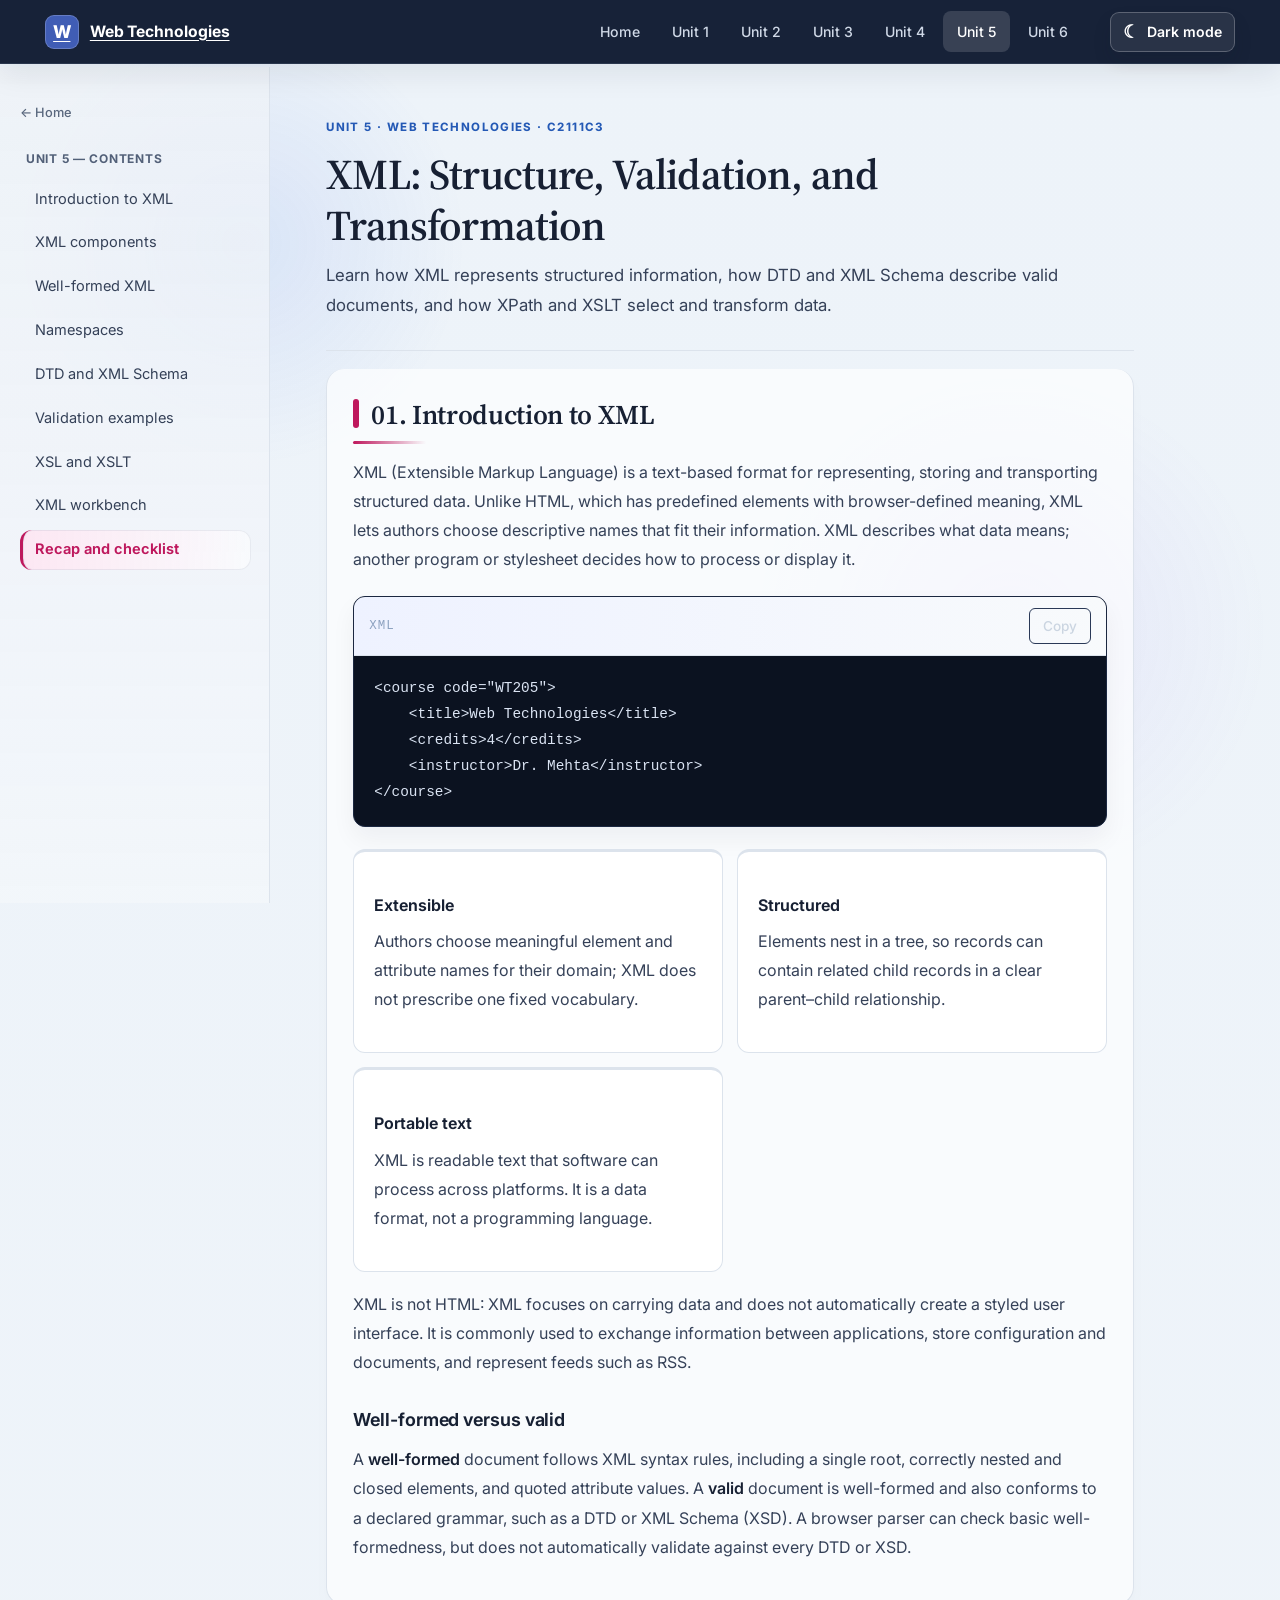
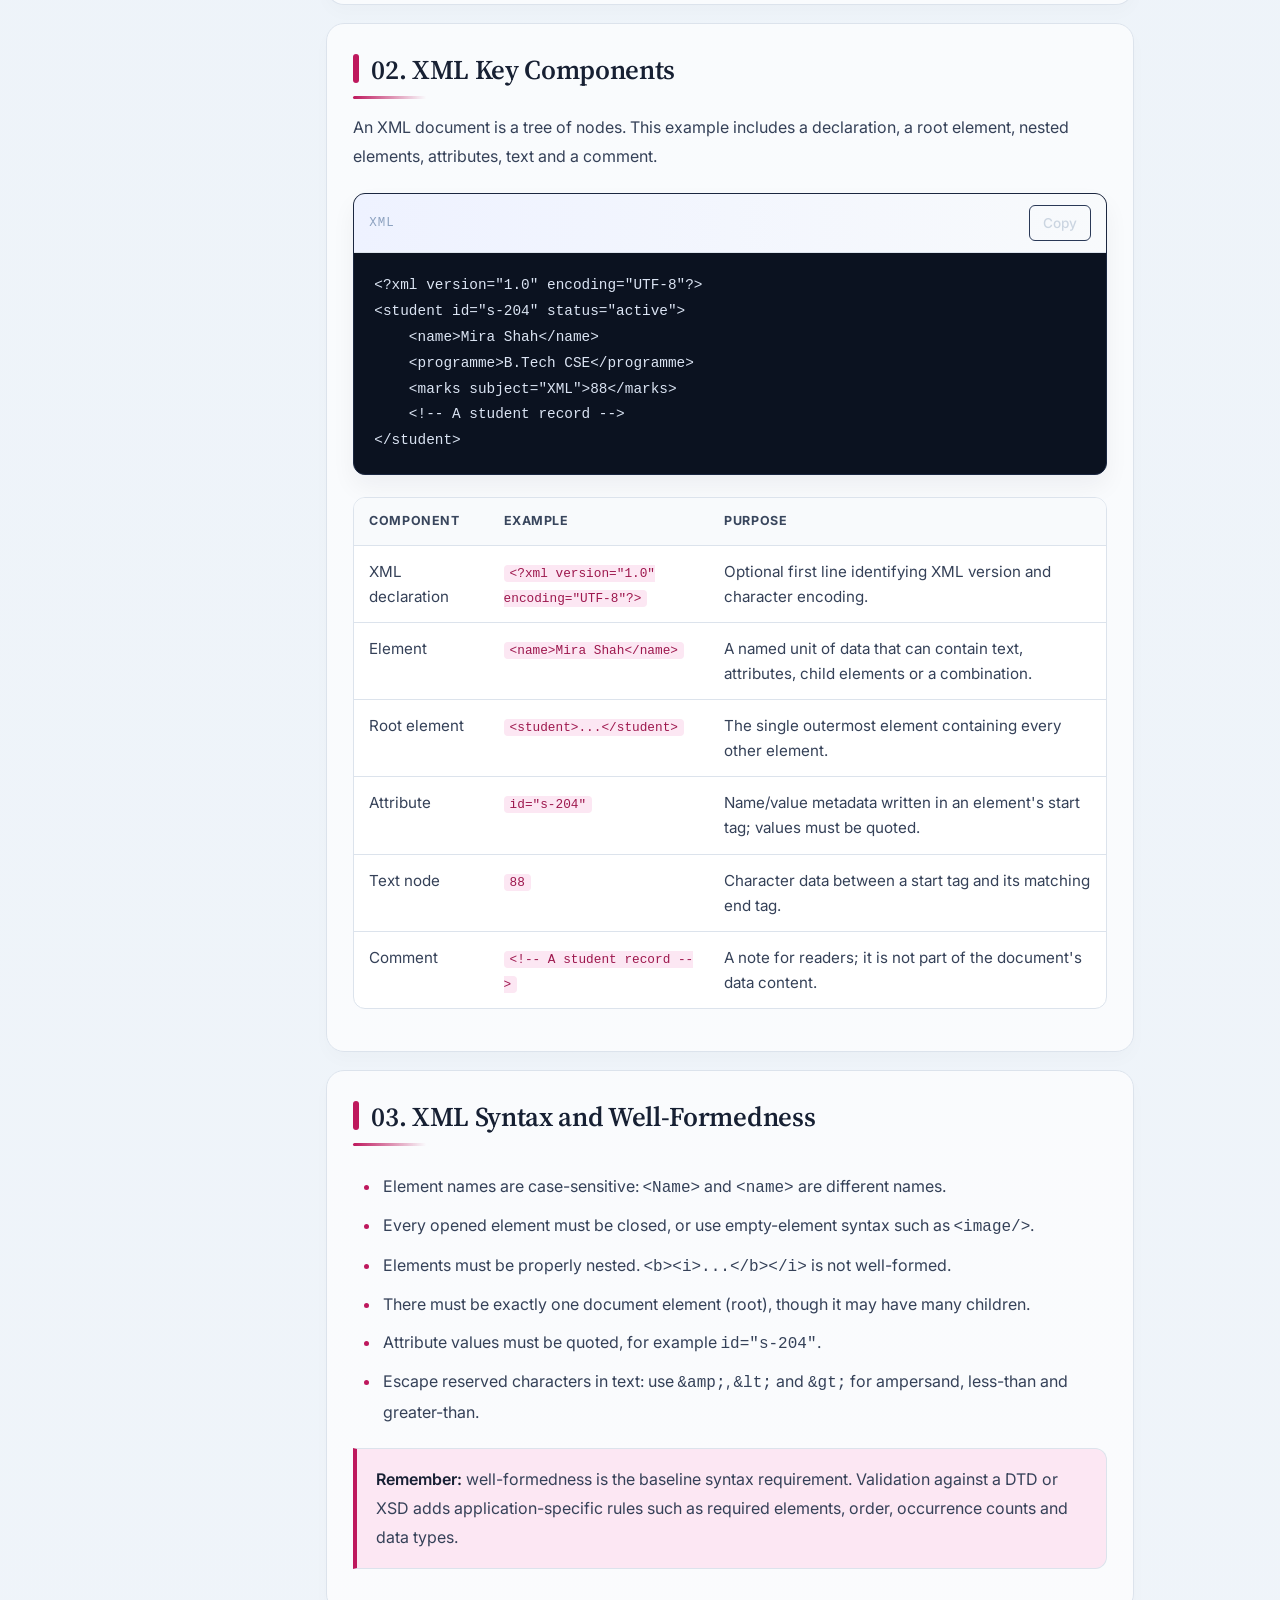
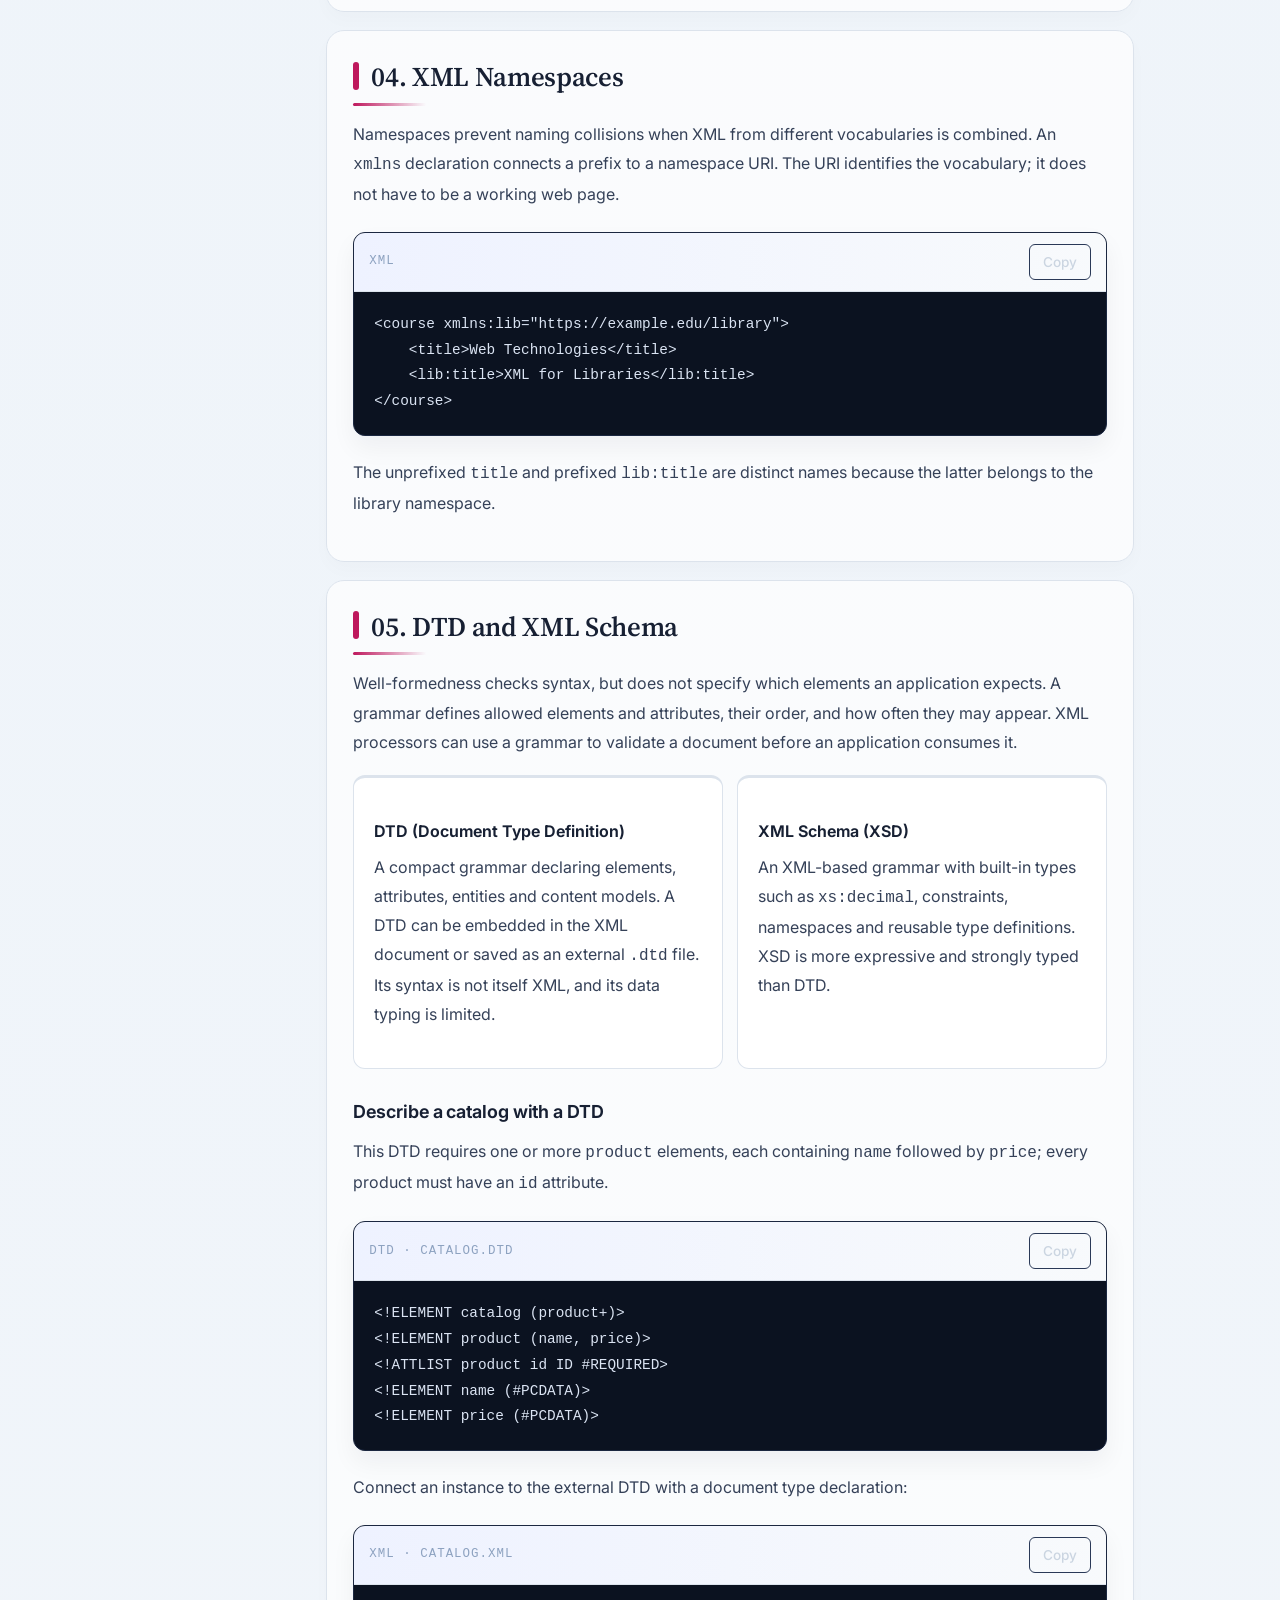
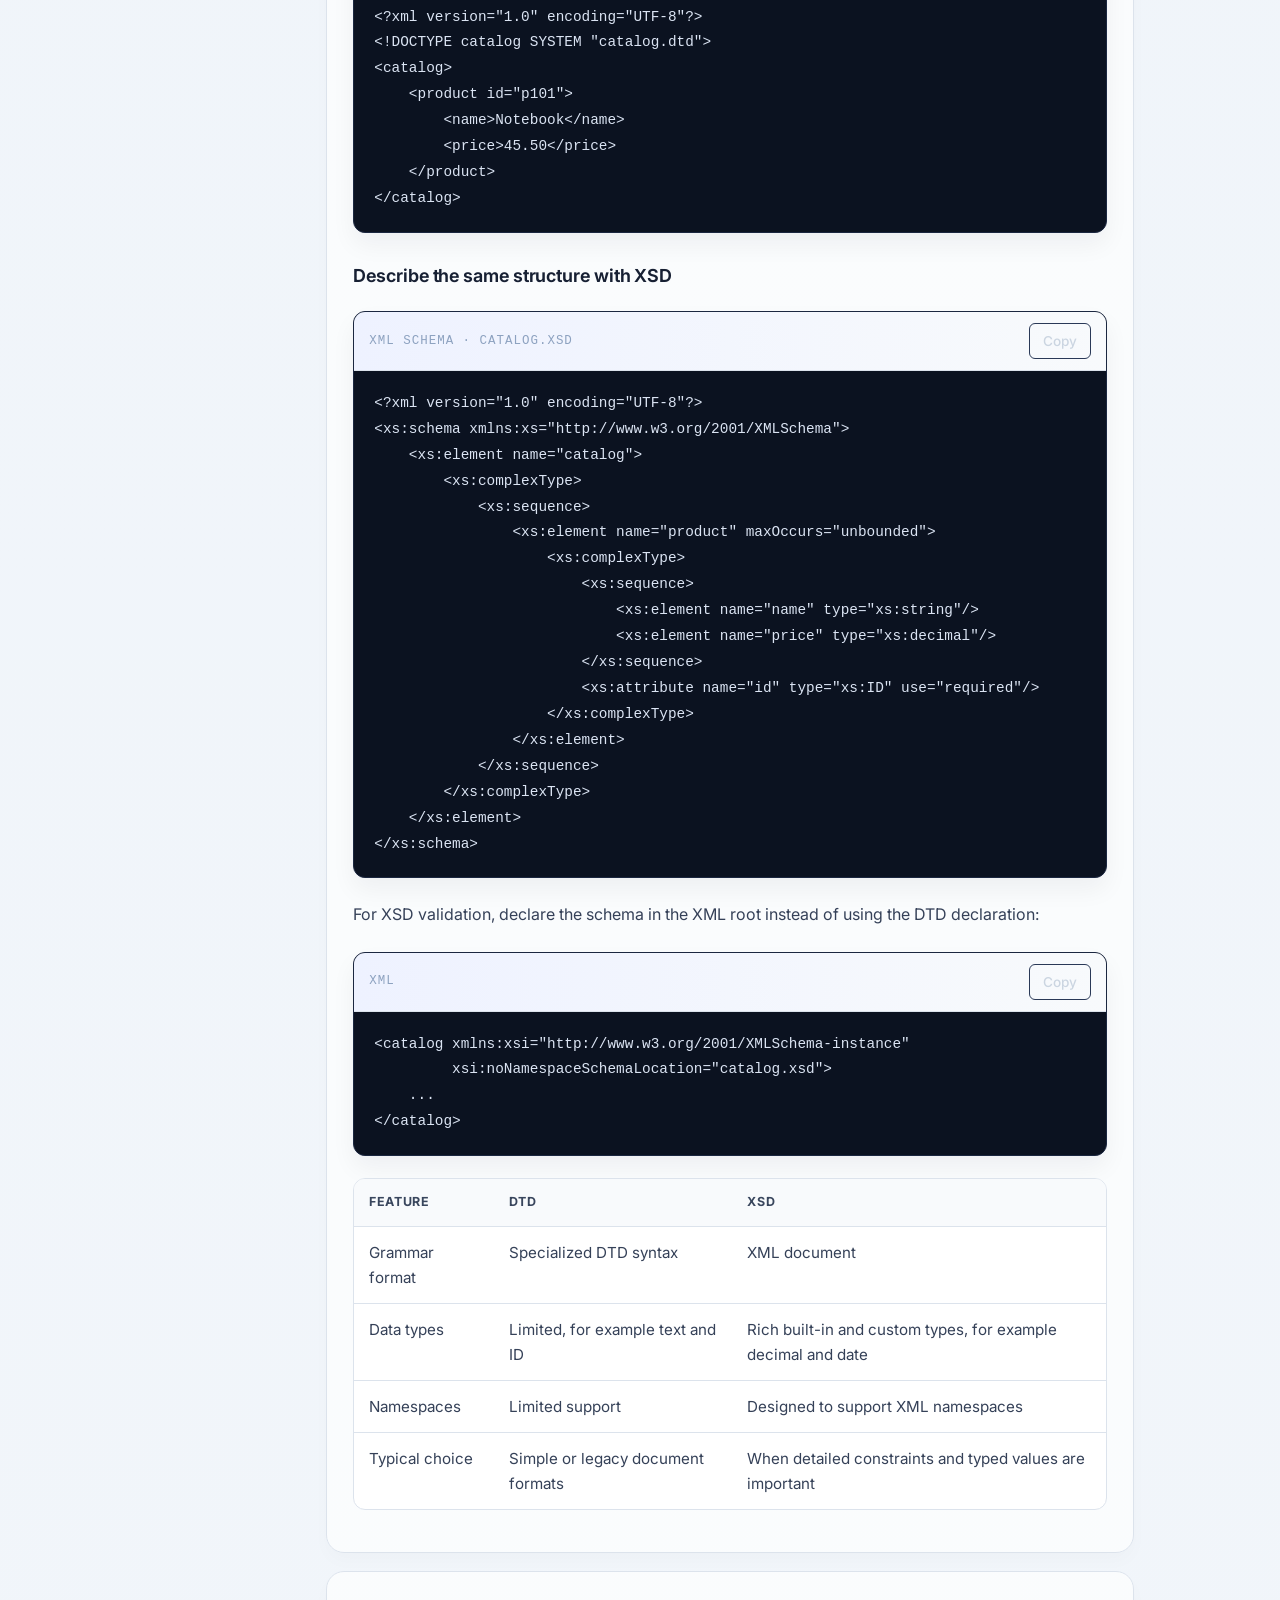
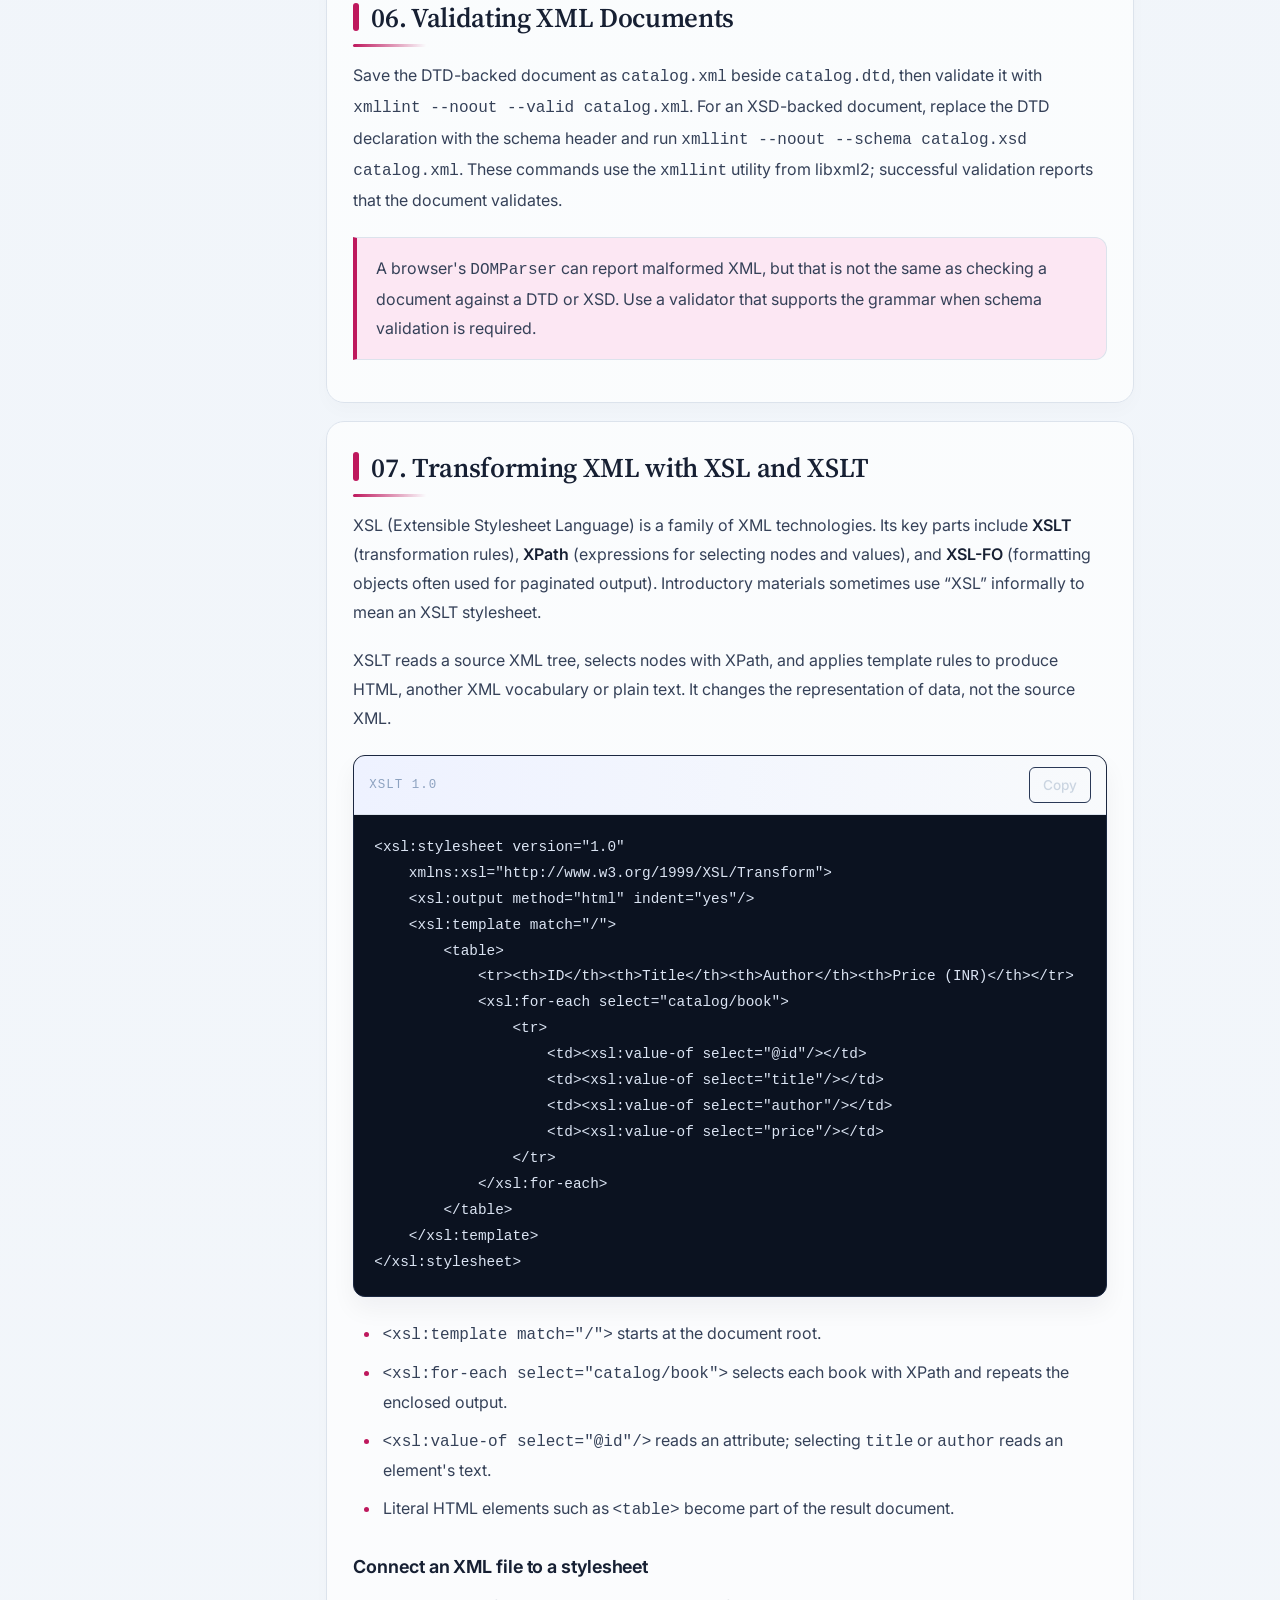
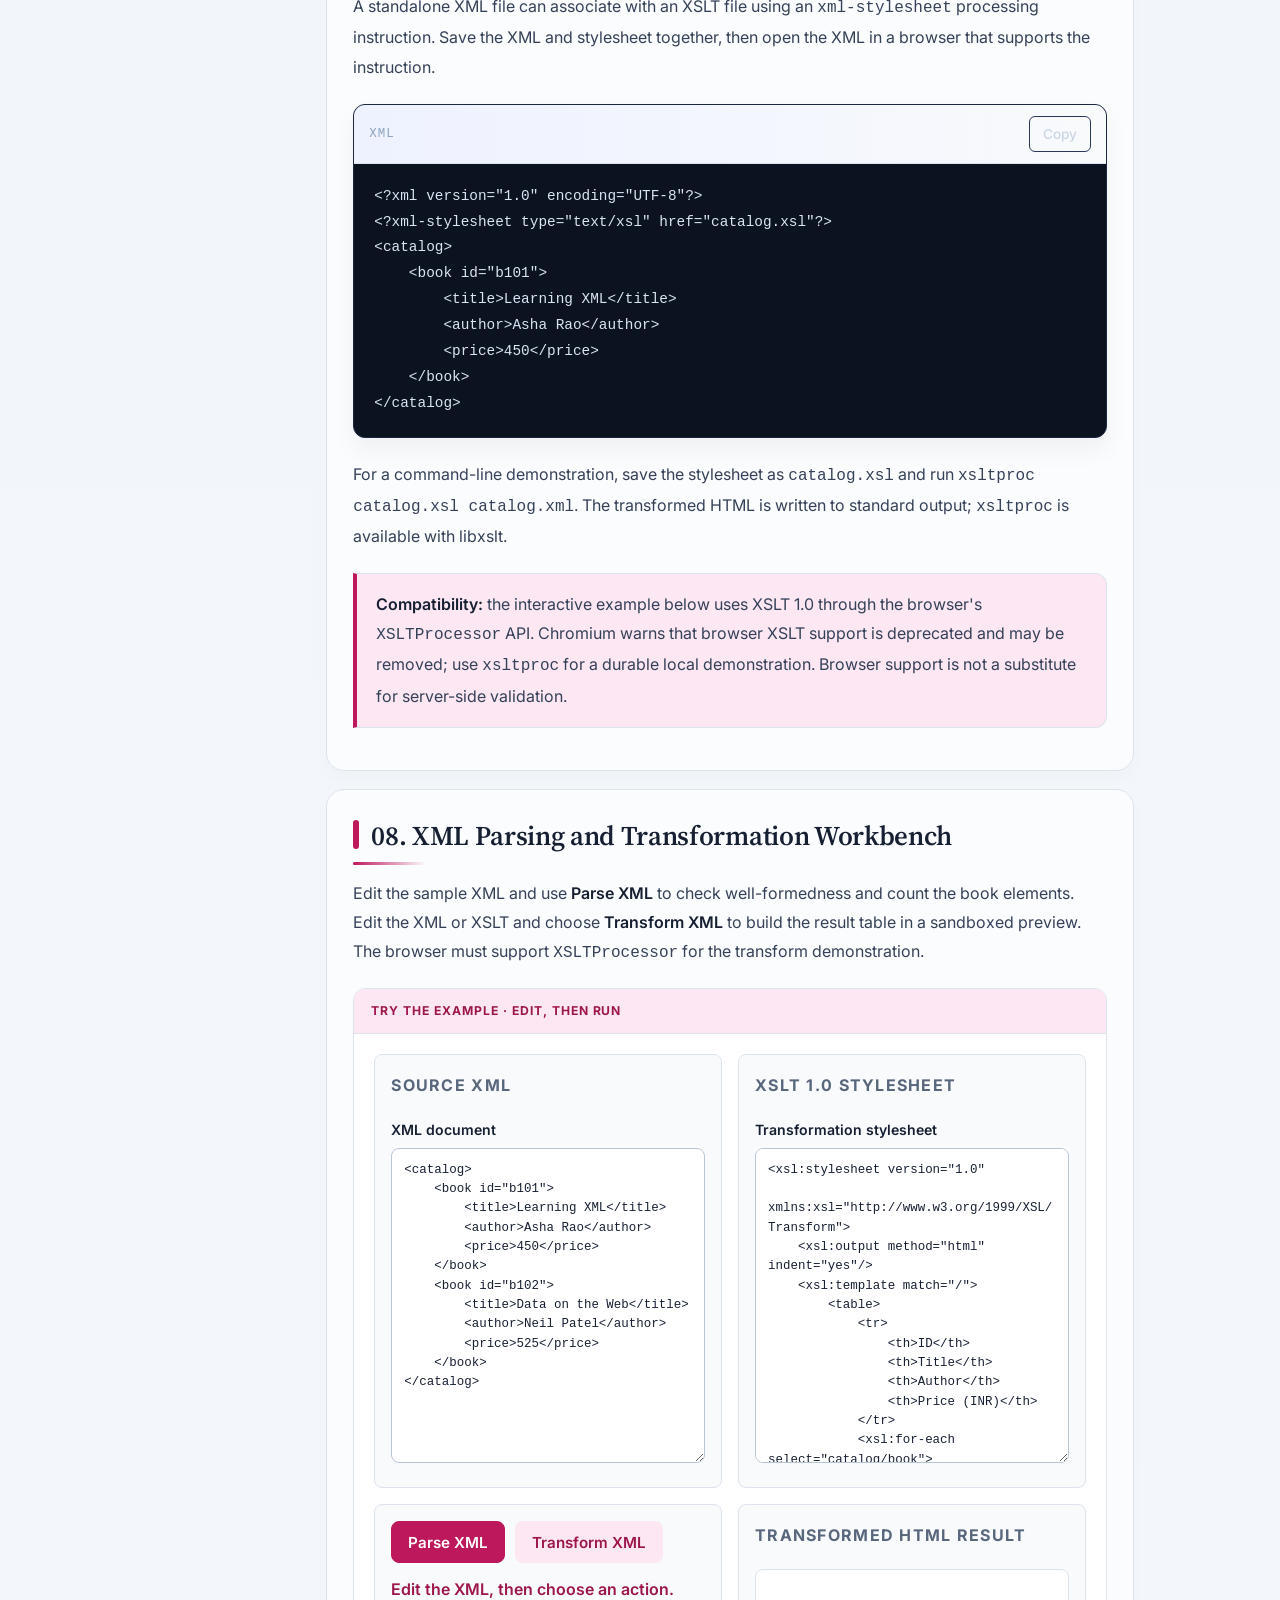
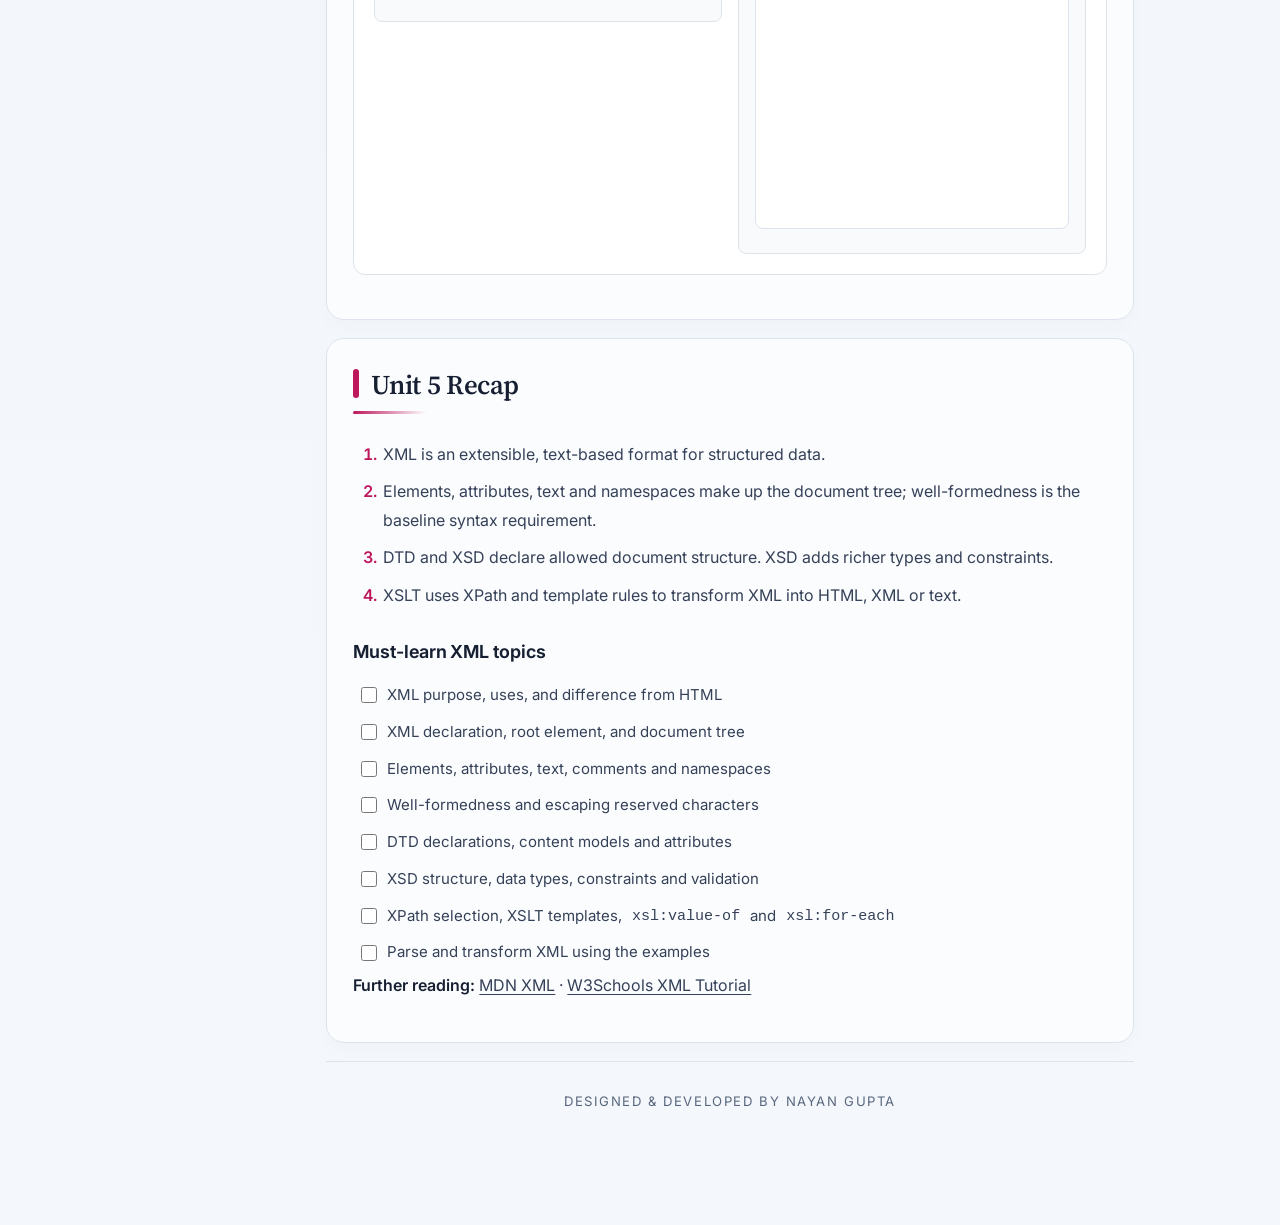
<file: unit5.html>
<!DOCTYPE html>
<html lang="en">
<head>
<meta charset="utf-8"/>
<meta content="width=device-width, initial-scale=1, viewport-fit=cover" name="viewport"/>
<title>Web Technologies — Unit 5: XML</title>
<meta name="description" content="Unit 5 study notes: XML structure, well-formedness, namespaces, DTD, XML Schema, XPath and XSLT transformations."/>
<link href="favicon.ico" rel="icon" type="image/x-icon"/>
<link href="https://fonts.googleapis.com" rel="preconnect"/>
<link crossorigin="" href="https://fonts.gstatic.com" rel="preconnect"/>
<link href="https://fonts.googleapis.com/css2?family=Source+Serif+4:opsz,wght@8..60,500;8..60,600;8..60,700&amp;family=Inter:wght@400;500;600;700&amp;display=swap" rel="stylesheet"/>
<link href="style.css" rel="stylesheet"/>
<script>(function(w,d,s,l,i){w[l]=w[l]||[];w[l].push({'gtm.start':new Date().getTime(),event:'gtm.js'});var f=d.getElementsByTagName(s)[0],j=d.createElement(s),dl=l!=='dataLayer'?'&l='+l:'';j.async=true;j.src='https://www.googletagmanager.com/gtm.js?id='+i+dl;f.parentNode.insertBefore(j,f);})(window,document,'script','dataLayer','GTM-NMCQTJPJ');</script>
</head>
<body>
<noscript><iframe src="https://www.googletagmanager.com/ns.html?id=GTM-NMCQTJPJ" height="0" width="0" style="display:none;visibility:hidden" title="Google Tag Manager"></iframe></noscript>
<header class="topbar">
<a class="brand" href="index.html" aria-label="Web Technologies home"><span class="brand-mark" aria-hidden="true">W</span><span class="brand-name">Web Technologies</span></a>
<div class="navgrp"><a class="navlink" href="index.html" id="nav-home">Home</a><a class="navlink" href="unit1.html" id="nav-unit1">Unit 1</a><a class="navlink" href="unit2.html" id="nav-unit2">Unit 2</a><a class="navlink" href="unit3.html" id="nav-unit3">Unit 3</a><a class="navlink" href="unit4.html" id="nav-unit4">Unit 4</a><a class="navlink on" href="unit5.html" id="nav-unit5">Unit 5</a><a class="navlink" href="unit6.html" id="nav-unit6">Unit 6</a><button aria-label="Switch to dark mode" aria-pressed="false" class="theme-toggle" id="themeToggle" type="button"><span aria-hidden="true" class="theme-icon">☾</span><span class="theme-label">Dark mode</span></button></div>
</header>
<div class="progress" id="progressBar"></div>
<div class="page active" id="unit5">
<div class="layout">
<nav class="side">
<a class="backlink" href="index.html">← Home</a>
<div class="label">Unit 5 — Contents</div>
<a href="#u5-intro">Introduction to XML</a>
<a href="#u5-components">XML components</a>
<a href="#u5-wellformed">Well-formed XML</a>
<a href="#u5-namespaces">Namespaces</a>
<a href="#u5-grammar">DTD and XML Schema</a>
<a href="#u5-validation">Validation examples</a>
<a href="#u5-xslt">XSL and XSLT</a>
<a href="#u5-workbench">XML workbench</a>
<a href="#u5-recap">Recap and checklist</a>
</nav>
<main>
<div class="unit-hero"><span class="eyebrow">Unit 5 · Web Technologies · C2111C3</span><h1>XML: Structure, Validation, and Transformation</h1><p>Learn how XML represents structured information, how DTD and XML Schema describe valid documents, and how XPath and XSLT select and transform data.</p></div>
<section class="topic u5" id="u5-intro">
<h3>01. Introduction to XML</h3>
<p>XML (Extensible Markup Language) is a text-based format for representing, storing and transporting structured data. Unlike HTML, which has predefined elements with browser-defined meaning, XML lets authors choose descriptive names that fit their information. XML describes what data means; another program or stylesheet decides how to process or display it.</p>
<div class="codeblock"><div class="codebar"><span class="lang">XML</span><button class="copybtn" type="button">Copy</button></div><pre><code>&lt;course code="WT205"&gt;
    &lt;title&gt;Web Technologies&lt;/title&gt;
    &lt;credits&gt;4&lt;/credits&gt;
    &lt;instructor&gt;Dr. Mehta&lt;/instructor&gt;
&lt;/course&gt;</code></pre></div>
<div class="cardgrid">
<div class="card"><h5>Extensible</h5><p>Authors choose meaningful element and attribute names for their domain; XML does not prescribe one fixed vocabulary.</p></div>
<div class="card"><h5>Structured</h5><p>Elements nest in a tree, so records can contain related child records in a clear parent–child relationship.</p></div>
<div class="card"><h5>Portable text</h5><p>XML is readable text that software can process across platforms. It is a data format, not a programming language.</p></div>
</div>
<p>XML is not HTML: XML focuses on carrying data and does not automatically create a styled user interface. It is commonly used to exchange information between applications, store configuration and documents, and represent feeds such as RSS.</p>
<h4>Well-formed versus valid</h4>
<p>A <strong>well-formed</strong> document follows XML syntax rules, including a single root, correctly nested and closed elements, and quoted attribute values. A <strong>valid</strong> document is well-formed and also conforms to a declared grammar, such as a DTD or XML Schema (XSD). A browser parser can check basic well-formedness, but does not automatically validate against every DTD or XSD.</p>
</section>
<section class="topic u5" id="u5-components">
<h3>02. XML Key Components</h3>
<p>An XML document is a tree of nodes. This example includes a declaration, a root element, nested elements, attributes, text and a comment.</p>
<div class="codeblock"><div class="codebar"><span class="lang">XML</span><button class="copybtn" type="button">Copy</button></div><pre><code>&lt;?xml version="1.0" encoding="UTF-8"?&gt;
&lt;student id="s-204" status="active"&gt;
    &lt;name&gt;Mira Shah&lt;/name&gt;
    &lt;programme&gt;B.Tech CSE&lt;/programme&gt;
    &lt;marks subject="XML"&gt;88&lt;/marks&gt;
    &lt;!-- A student record --&gt;
&lt;/student&gt;</code></pre></div>
<table><tr><th>Component</th><th>Example</th><th>Purpose</th></tr>
<tr><td>XML declaration</td><td><code>&lt;?xml version="1.0" encoding="UTF-8"?&gt;</code></td><td>Optional first line identifying XML version and character encoding.</td></tr>
<tr><td>Element</td><td><code>&lt;name&gt;Mira Shah&lt;/name&gt;</code></td><td>A named unit of data that can contain text, attributes, child elements or a combination.</td></tr>
<tr><td>Root element</td><td><code>&lt;student&gt;...&lt;/student&gt;</code></td><td>The single outermost element containing every other element.</td></tr>
<tr><td>Attribute</td><td><code>id="s-204"</code></td><td>Name/value metadata written in an element's start tag; values must be quoted.</td></tr>
<tr><td>Text node</td><td><code>88</code></td><td>Character data between a start tag and its matching end tag.</td></tr>
<tr><td>Comment</td><td><code>&lt;!-- A student record --&gt;</code></td><td>A note for readers; it is not part of the document's data content.</td></tr></table>
</section>
<section class="topic u5" id="u5-wellformed">
<h3>03. XML Syntax and Well-Formedness</h3>
<ul>
<li>Element names are case-sensitive: <code>&lt;Name&gt;</code> and <code>&lt;name&gt;</code> are different names.</li>
<li>Every opened element must be closed, or use empty-element syntax such as <code>&lt;image/&gt;</code>.</li>
<li>Elements must be properly nested. <code>&lt;b&gt;&lt;i&gt;...&lt;/b&gt;&lt;/i&gt;</code> is not well-formed.</li>
<li>There must be exactly one document element (root), though it may have many children.</li>
<li>Attribute values must be quoted, for example <code>id="s-204"</code>.</li>
<li>Escape reserved characters in text: use <code>&amp;amp;</code>, <code>&amp;lt;</code> and <code>&amp;gt;</code> for ampersand, less-than and greater-than.</li>
</ul>
<p class="callout"><strong>Remember:</strong> well-formedness is the baseline syntax requirement. Validation against a DTD or XSD adds application-specific rules such as required elements, order, occurrence counts and data types.</p>
</section>
<section class="topic u5" id="u5-namespaces">
<h3>04. XML Namespaces</h3>
<p>Namespaces prevent naming collisions when XML from different vocabularies is combined. An <code>xmlns</code> declaration connects a prefix to a namespace URI. The URI identifies the vocabulary; it does not have to be a working web page.</p>
<div class="codeblock"><div class="codebar"><span class="lang">XML</span><button class="copybtn" type="button">Copy</button></div><pre><code>&lt;course xmlns:lib="https://example.edu/library"&gt;
    &lt;title&gt;Web Technologies&lt;/title&gt;
    &lt;lib:title&gt;XML for Libraries&lt;/lib:title&gt;
&lt;/course&gt;</code></pre></div>
<p>The unprefixed <code>title</code> and prefixed <code>lib:title</code> are distinct names because the latter belongs to the library namespace.</p>
</section>
<section class="topic u5" id="u5-grammar">
<h3>05. DTD and XML Schema</h3>
<p>Well-formedness checks syntax, but does not specify which elements an application expects. A grammar defines allowed elements and attributes, their order, and how often they may appear. XML processors can use a grammar to validate a document before an application consumes it.</p>
<div class="cardgrid">
<div class="card"><h5>DTD (Document Type Definition)</h5><p>A compact grammar declaring elements, attributes, entities and content models. A DTD can be embedded in the XML document or saved as an external <code>.dtd</code> file. Its syntax is not itself XML, and its data typing is limited.</p></div>
<div class="card"><h5>XML Schema (XSD)</h5><p>An XML-based grammar with built-in types such as <code>xs:decimal</code>, constraints, namespaces and reusable type definitions. XSD is more expressive and strongly typed than DTD.</p></div>
</div>
<h4>Describe a catalog with a DTD</h4>
<p>This DTD requires one or more <code>product</code> elements, each containing <code>name</code> followed by <code>price</code>; every product must have an <code>id</code> attribute.</p>
<div class="codeblock"><div class="codebar"><span class="lang">DTD · catalog.dtd</span><button class="copybtn" type="button">Copy</button></div><pre><code>&lt;!ELEMENT catalog (product+)&gt;
&lt;!ELEMENT product (name, price)&gt;
&lt;!ATTLIST product id ID #REQUIRED&gt;
&lt;!ELEMENT name (#PCDATA)&gt;
&lt;!ELEMENT price (#PCDATA)&gt;</code></pre></div>
<p>Connect an instance to the external DTD with a document type declaration:</p>
<div class="codeblock"><div class="codebar"><span class="lang">XML · catalog.xml</span><button class="copybtn" type="button">Copy</button></div><pre><code>&lt;?xml version="1.0" encoding="UTF-8"?&gt;
&lt;!DOCTYPE catalog SYSTEM "catalog.dtd"&gt;
&lt;catalog&gt;
    &lt;product id="p101"&gt;
        &lt;name&gt;Notebook&lt;/name&gt;
        &lt;price&gt;45.50&lt;/price&gt;
    &lt;/product&gt;
&lt;/catalog&gt;</code></pre></div>
<h4>Describe the same structure with XSD</h4>
<div class="codeblock"><div class="codebar"><span class="lang">XML Schema · catalog.xsd</span><button class="copybtn" type="button">Copy</button></div><pre><code>&lt;?xml version="1.0" encoding="UTF-8"?&gt;
&lt;xs:schema xmlns:xs="http://www.w3.org/2001/XMLSchema"&gt;
    &lt;xs:element name="catalog"&gt;
        &lt;xs:complexType&gt;
            &lt;xs:sequence&gt;
                &lt;xs:element name="product" maxOccurs="unbounded"&gt;
                    &lt;xs:complexType&gt;
                        &lt;xs:sequence&gt;
                            &lt;xs:element name="name" type="xs:string"/&gt;
                            &lt;xs:element name="price" type="xs:decimal"/&gt;
                        &lt;/xs:sequence&gt;
                        &lt;xs:attribute name="id" type="xs:ID" use="required"/&gt;
                    &lt;/xs:complexType&gt;
                &lt;/xs:element&gt;
            &lt;/xs:sequence&gt;
        &lt;/xs:complexType&gt;
    &lt;/xs:element&gt;
&lt;/xs:schema&gt;</code></pre></div>
<p>For XSD validation, declare the schema in the XML root instead of using the DTD declaration:</p>
<div class="codeblock"><div class="codebar"><span class="lang">XML</span><button class="copybtn" type="button">Copy</button></div><pre><code>&lt;catalog xmlns:xsi="http://www.w3.org/2001/XMLSchema-instance"
         xsi:noNamespaceSchemaLocation="catalog.xsd"&gt;
    ...
&lt;/catalog&gt;</code></pre></div>
<table><tr><th>Feature</th><th>DTD</th><th>XSD</th></tr>
<tr><td>Grammar format</td><td>Specialized DTD syntax</td><td>XML document</td></tr>
<tr><td>Data types</td><td>Limited, for example text and ID</td><td>Rich built-in and custom types, for example decimal and date</td></tr>
<tr><td>Namespaces</td><td>Limited support</td><td>Designed to support XML namespaces</td></tr>
<tr><td>Typical choice</td><td>Simple or legacy document formats</td><td>When detailed constraints and typed values are important</td></tr></table>
</section>
<section class="topic u5" id="u5-validation">
<h3>06. Validating XML Documents</h3>
<p>Save the DTD-backed document as <code>catalog.xml</code> beside <code>catalog.dtd</code>, then validate it with <code>xmllint --noout --valid catalog.xml</code>. For an XSD-backed document, replace the DTD declaration with the schema header and run <code>xmllint --noout --schema catalog.xsd catalog.xml</code>. These commands use the <code>xmllint</code> utility from libxml2; successful validation reports that the document validates.</p>
<p class="callout">A browser's <code>DOMParser</code> can report malformed XML, but that is not the same as checking a document against a DTD or XSD. Use a validator that supports the grammar when schema validation is required.</p>
</section>
<section class="topic u5" id="u5-xslt">
<h3>07. Transforming XML with XSL and XSLT</h3>
<p>XSL (Extensible Stylesheet Language) is a family of XML technologies. Its key parts include <strong>XSLT</strong> (transformation rules), <strong>XPath</strong> (expressions for selecting nodes and values), and <strong>XSL-FO</strong> (formatting objects often used for paginated output). Introductory materials sometimes use “XSL” informally to mean an XSLT stylesheet.</p>
<p>XSLT reads a source XML tree, selects nodes with XPath, and applies template rules to produce HTML, another XML vocabulary or plain text. It changes the representation of data, not the source XML.</p>
<div class="codeblock"><div class="codebar"><span class="lang">XSLT 1.0</span><button class="copybtn" type="button">Copy</button></div><pre><code>&lt;xsl:stylesheet version="1.0"
    xmlns:xsl="http://www.w3.org/1999/XSL/Transform"&gt;
    &lt;xsl:output method="html" indent="yes"/&gt;
    &lt;xsl:template match="/"&gt;
        &lt;table&gt;
            &lt;tr&gt;&lt;th&gt;ID&lt;/th&gt;&lt;th&gt;Title&lt;/th&gt;&lt;th&gt;Author&lt;/th&gt;&lt;th&gt;Price (INR)&lt;/th&gt;&lt;/tr&gt;
            &lt;xsl:for-each select="catalog/book"&gt;
                &lt;tr&gt;
                    &lt;td&gt;&lt;xsl:value-of select="@id"/&gt;&lt;/td&gt;
                    &lt;td&gt;&lt;xsl:value-of select="title"/&gt;&lt;/td&gt;
                    &lt;td&gt;&lt;xsl:value-of select="author"/&gt;&lt;/td&gt;
                    &lt;td&gt;&lt;xsl:value-of select="price"/&gt;&lt;/td&gt;
                &lt;/tr&gt;
            &lt;/xsl:for-each&gt;
        &lt;/table&gt;
    &lt;/xsl:template&gt;
&lt;/xsl:stylesheet&gt;</code></pre></div>
<ul>
<li><code>&lt;xsl:template match="/"&gt;</code> starts at the document root.</li>
<li><code>&lt;xsl:for-each select="catalog/book"&gt;</code> selects each book with XPath and repeats the enclosed output.</li>
<li><code>&lt;xsl:value-of select="@id"/&gt;</code> reads an attribute; selecting <code>title</code> or <code>author</code> reads an element's text.</li>
<li>Literal HTML elements such as <code>&lt;table&gt;</code> become part of the result document.</li>
</ul>
<h4>Connect an XML file to a stylesheet</h4>
<p>A standalone XML file can associate with an XSLT file using an <code>xml-stylesheet</code> processing instruction. Save the XML and stylesheet together, then open the XML in a browser that supports the instruction.</p>
<div class="codeblock"><div class="codebar"><span class="lang">XML</span><button class="copybtn" type="button">Copy</button></div><pre><code>&lt;?xml version="1.0" encoding="UTF-8"?&gt;
&lt;?xml-stylesheet type="text/xsl" href="catalog.xsl"?&gt;
&lt;catalog&gt;
    &lt;book id="b101"&gt;
        &lt;title&gt;Learning XML&lt;/title&gt;
        &lt;author&gt;Asha Rao&lt;/author&gt;
        &lt;price&gt;450&lt;/price&gt;
    &lt;/book&gt;
&lt;/catalog&gt;</code></pre></div>
<p>For a command-line demonstration, save the stylesheet as <code>catalog.xsl</code> and run <code>xsltproc catalog.xsl catalog.xml</code>. The transformed HTML is written to standard output; <code>xsltproc</code> is available with libxslt.</p>
<p class="callout"><strong>Compatibility:</strong> the interactive example below uses XSLT 1.0 through the browser's <code>XSLTProcessor</code> API. Chromium warns that browser XSLT support is deprecated and may be removed; use <code>xsltproc</code> for a durable local demonstration. Browser support is not a substitute for server-side validation.</p>
</section>
<section class="topic u5" id="u5-workbench">
<h3>08. XML Parsing and Transformation Workbench</h3>
<p>Edit the sample XML and use <strong>Parse XML</strong> to check well-formedness and count the book elements. Edit the XML or XSLT and choose <strong>Transform XML</strong> to build the result table in a sandboxed preview. The browser must support <code>XSLTProcessor</code> for the transform demonstration.</p>
<div class="demo">
<div class="demo-label">Try the example · edit, then run</div>
<div class="demo-body">
<div class="demo-pane"><p class="demo-tag">Source XML</p><label for="u5-xml-input">XML document</label><textarea id="u5-xml-input" rows="15" spellcheck="false">&lt;catalog&gt;
    &lt;book id="b101"&gt;
        &lt;title&gt;Learning XML&lt;/title&gt;
        &lt;author&gt;Asha Rao&lt;/author&gt;
        &lt;price&gt;450&lt;/price&gt;
    &lt;/book&gt;
    &lt;book id="b102"&gt;
        &lt;title&gt;Data on the Web&lt;/title&gt;
        &lt;author&gt;Neil Patel&lt;/author&gt;
        &lt;price&gt;525&lt;/price&gt;
    &lt;/book&gt;
&lt;/catalog&gt;</textarea></div>
<div class="demo-pane"><p class="demo-tag">XSLT 1.0 stylesheet</p><label for="u5-xslt-input">Transformation stylesheet</label><textarea id="u5-xslt-input" rows="15" spellcheck="false">&lt;xsl:stylesheet version="1.0"
    xmlns:xsl="http://www.w3.org/1999/XSL/Transform"&gt;
    &lt;xsl:output method="html" indent="yes"/&gt;
    &lt;xsl:template match="/"&gt;
        &lt;table&gt;
            &lt;tr&gt;
                &lt;th&gt;ID&lt;/th&gt;
                &lt;th&gt;Title&lt;/th&gt;
                &lt;th&gt;Author&lt;/th&gt;
                &lt;th&gt;Price (INR)&lt;/th&gt;
            &lt;/tr&gt;
            &lt;xsl:for-each select="catalog/book"&gt;
                &lt;tr&gt;
                    &lt;td&gt;&lt;xsl:value-of select="@id"/&gt;&lt;/td&gt;
                    &lt;td&gt;&lt;xsl:value-of select="title"/&gt;&lt;/td&gt;
                    &lt;td&gt;&lt;xsl:value-of select="author"/&gt;&lt;/td&gt;
                    &lt;td&gt;&lt;xsl:value-of select="price"/&gt;&lt;/td&gt;
                &lt;/tr&gt;
            &lt;/xsl:for-each&gt;
        &lt;/table&gt;
    &lt;/xsl:template&gt;
&lt;/xsl:stylesheet&gt;</textarea></div>
<div class="demo-pane"><div class="btn-row"><button class="btn" id="u5-parse" type="button">Parse XML</button><button class="btn ghost" id="u5-transform" type="button">Transform XML</button></div><p aria-live="polite" class="demo-status" id="u5-xml-status">Edit the XML, then choose an action.</p></div>
<div class="demo-pane"><p class="demo-tag">Transformed HTML result</p><iframe id="u5-transform-result" title="Sandboxed XSLT result preview" sandbox="" srcdoc="&lt;p&gt;Press &amp;quot;Transform XML&amp;quot; to create the table.&lt;/p&gt;"></iframe></div>
</div>
</div>
</section>
<section class="topic u5" id="u5-recap">
<h3>Unit 5 Recap</h3>
<ol>
<li>XML is an extensible, text-based format for structured data.</li>
<li>Elements, attributes, text and namespaces make up the document tree; well-formedness is the baseline syntax requirement.</li>
<li>DTD and XSD declare allowed document structure. XSD adds richer types and constraints.</li>
<li>XSLT uses XPath and template rules to transform XML into HTML, XML or text.</li>
</ol>
<h4>Must-learn XML topics</h4>
<ul class="checklist">
<li><label><input type="checkbox"/>XML purpose, uses, and difference from HTML</label></li>
<li><label><input type="checkbox"/>XML declaration, root element, and document tree</label></li>
<li><label><input type="checkbox"/>Elements, attributes, text, comments and namespaces</label></li>
<li><label><input type="checkbox"/>Well-formedness and escaping reserved characters</label></li>
<li><label><input type="checkbox"/>DTD declarations, content models and attributes</label></li>
<li><label><input type="checkbox"/>XSD structure, data types, constraints and validation</label></li>
<li><label><input type="checkbox"/>XPath selection, XSLT templates, <code>xsl:value-of</code> and <code>xsl:for-each</code></label></li>
<li><label><input type="checkbox"/>Parse and transform XML using the examples</label></li>
</ul>
<p><strong>Further reading:</strong> <a href="https://developer.mozilla.org/en-US/docs/Web/XML">MDN XML</a> · <a href="https://www.w3schools.com/xml/">W3Schools XML Tutorial</a></p>
</section>
<footer>Designed &amp; developed by Nayan Gupta</footer>
</main>
</div>
</div>
<script src="script.js"></script>
</body>
</html>
</file>
<file: style.css>
/* =========================================================
   Web Technologies — Course Notes
   Design tokens
   ========================================================= */
:root{
  --font-serif:"Source Serif 4",Georgia,"Times New Roman",serif;
  --font-sans:"Inter",-apple-system,BlinkMacSystemFont,"Segoe UI",Roboto,Helvetica,Arial,sans-serif;
  --font-mono:"JetBrains Mono",ui-monospace,SFMono-Regular,Menlo,Consolas,"Liberation Mono",monospace;

  --bg:#f4f6f9; --surface:#ffffff; --surface-2:#f8fafc;
  --ink:#0f172a; --ink-soft:#334155; --muted:#64748b;
  --line:#e2e8f0; --line-strong:#cbd5e1;

  --nav:#0b1220; --nav-line:#1b2740; --nav-ink:#e2e8f0; --nav-muted:#94a3b8;

  --accent:#2563eb; --accent-ink:#1e40af; --accent-soft:#eff6ff;
  --u2:#c2410c;     --u2-soft:#fff3ec;
  --u3:#047857;     --u3-soft:#ecfdf5;
  --u4:#6d28d9;     --u4-soft:#f5f3ff;

  --topbar-h:64px;
  --radius:10px;
  --shadow-sm:0 1px 2px rgba(15,23,42,.05);
  --shadow-md:0 8px 24px -8px rgba(15,23,42,.16);

  box-sizing:border-box;
}
*{box-sizing:inherit;margin:0;padding:0}
html{scroll-behavior:smooth}
body{font-family:var(--font-sans);background:var(--bg);color:var(--ink-soft);line-height:1.65;padding-bottom:env(safe-area-inset-bottom,0px);-webkit-font-smoothing:antialiased;-moz-osx-font-smoothing:grayscale;text-rendering:optimizeLegibility}
a{color:inherit}
code,pre{font-family:var(--font-mono)}
:focus-visible{outline:2px solid var(--accent);outline-offset:2px;border-radius:4px}
.page{display:none}
.page.active{display:block;animation:fadeIn .35s ease both}
@keyframes fadeIn{from{opacity:0;transform:translateY(6px)}to{opacity:1;transform:translateY(0)}}
@media (prefers-reduced-motion:reduce){.page.active{animation:none}html{scroll-behavior:auto}*{transition:none!important}}

/* per-unit accent (drives callouts, inline code, sidebar, demos) */
#unit1{--c:var(--accent);--c-soft:var(--accent-soft);--c-ink:var(--accent-ink)}
#unit2{--c:var(--u2);--c-soft:var(--u2-soft);--c-ink:#8a3410}
#unit3{--c:var(--u3);--c-soft:var(--u3-soft);--c-ink:#065f46}
#unit4{--c:var(--u4);--c-soft:var(--u4-soft);--c-ink:#5b21b6}
#unit5{--c:var(--u5);--c-soft:var(--u5-soft);--c-ink:var(--u5-ink)}
#unit6{--c:var(--u6);--c-soft:var(--u6-soft);--c-ink:var(--u6-ink)}

/* =========================================================
   Top bar
   ========================================================= */
.topbar{position:sticky;top:0;z-index:20;background:var(--nav);border-bottom:1px solid var(--nav-line);display:flex;align-items:center;gap:28px;padding:0 clamp(18px,4vw,48px);height:var(--topbar-h);padding-top:env(safe-area-inset-top,0px)}
.topbar .brand{display:inline-flex;align-items:center;gap:11px;font-family:var(--font-sans);font-weight:700;font-size:.98rem;color:#fff;cursor:pointer;background:none;border:none;letter-spacing:-.005em;white-space:nowrap}
.topbar .brand::before{content:"";width:22px;height:22px;border-radius:6px;background:linear-gradient(135deg,#3b82f6 0%,#8b5cf6 55%,#10b981 100%);box-shadow:0 0 0 1px rgba(255,255,255,.14) inset}
.topbar .navgrp{display:flex;gap:4px;margin-left:auto}
.topbar .navlink{display:inline-flex;align-items:center;justify-content:center;background:none;border:none;font-family:var(--font-sans);font-size:.85rem;font-weight:500;color:var(--nav-muted);cursor:pointer;padding:8px 14px;border-radius:8px;transition:color .15s ease,background .15s ease;white-space:nowrap;text-decoration:none}
.topbar .navlink:hover{color:#fff;background:rgba(255,255,255,.06)}
.topbar .navlink.on{color:#fff;background:rgba(255,255,255,.12)}
.progress{position:sticky;top:var(--topbar-h);height:3px;background:linear-gradient(90deg,#3b82f6,#8b5cf6,#10b981);width:0%;z-index:19;transition:width .12s linear}

/* =========================================================
   Home
   ========================================================= */
.hero{background:radial-gradient(1200px 400px at 85% -10%,rgba(99,102,241,.35),transparent 60%),linear-gradient(160deg,#0b1220 0%,#111c36 100%);color:#cbd5e1;border-bottom:1px solid var(--nav-line)}
.hero-in{max-width:1040px;margin:0 auto;padding:72px clamp(22px,5vw,48px) 56px}
.eyebrow{font-size:.72rem;letter-spacing:.09em;text-transform:uppercase;color:var(--accent);font-weight:700}
.hero .eyebrow{color:#93c5fd;display:block;line-height:1.6}
.hero h1{font-family:var(--font-serif);font-weight:600;font-size:clamp(2.1rem,4.4vw,3.1rem);letter-spacing:-.022em;line-height:1.1;margin:16px 0 20px;color:#fff}
.hero .lede{color:#b6c2d6;font-size:1.04rem;max-width:72ch;line-height:1.75}
.stats-row{display:flex;gap:14px;margin-top:36px;flex-wrap:wrap}
.stats-row div{padding:14px 22px;border:1px solid rgba(255,255,255,.14);background:rgba(255,255,255,.05);border-radius:var(--radius);min-width:130px}
.stats-row div strong{display:block;font-family:var(--font-serif);font-size:1.55rem;font-weight:600;letter-spacing:-.01em;color:#fff;font-variant-numeric:tabular-nums}
.stats-row div span{font-size:.76rem;letter-spacing:.02em;color:#94a3b8}

.home-wrap{max-width:1040px;margin:0 auto;padding:48px clamp(22px,5vw,48px) 90px}
.section-title{font-size:.74rem;letter-spacing:.09em;text-transform:uppercase;color:var(--muted);font-weight:700;margin-bottom:16px}
.unit-list{
  display:grid;
  grid-template-columns:repeat(2,minmax(0,1fr));
  gap:26px 28px;
}
.unit-row{--c:var(--accent);--c-soft:var(--accent-soft);position:relative;display:flex;align-items:flex-start;gap:18px;padding:26px 24px 26px 26px;background:var(--surface);border:1px solid var(--line);border-radius:12px;text-decoration:none;color:inherit;box-shadow:var(--shadow-sm);transition:transform .2s ease,box-shadow .2s ease,border-color .2s ease;overflow:hidden}
.unit-row::before{content:"";position:absolute;left:0;top:0;bottom:0;width:4px;background:var(--c)}
.unit-row.c2{--c:var(--u2);--c-soft:var(--u2-soft)}
.unit-row.c3{--c:var(--u3);--c-soft:var(--u3-soft)}
.unit-row.c4{--c:var(--u4);--c-soft:var(--u4-soft)}
.unit-row.c5{--c:var(--u5);--c-soft:var(--u5-soft)}
.unit-row.c6{--c:var(--u6);--c-soft:var(--u6-soft)}
.unit-row:hover{transform:translateY(-3px);box-shadow:var(--shadow-md);border-color:var(--line-strong)}
.unit-row .num{font-family:var(--font-serif);font-size:1.9rem;font-weight:600;color:var(--c);opacity:.85;width:42px;flex-shrink:0;font-variant-numeric:tabular-nums;line-height:1.1}
.unit-row .body{flex:1;min-width:0}
.unit-row .body .eyebrow{display:block;margin-bottom:6px;color:var(--c)}
.unit-row .body h2{font-family:var(--font-serif);font-size:1.28rem;font-weight:600;letter-spacing:-.01em;margin-bottom:8px;color:var(--ink);line-height:1.25}
.unit-row .body p{color:var(--muted);font-size:.9rem;line-height:1.6}
.unit-row .arrow{font-size:1.25rem;color:var(--muted);transition:transform .2s ease,color .2s ease;margin-top:2px}
.unit-row:hover .arrow{transform:translateX(5px);color:var(--c)}

/* =========================================================
   Unit page layout
   ========================================================= */
.layout{display:grid;grid-template-columns:276px minmax(0,1fr);max-width:1240px;margin:0 auto}
nav.side{position:sticky;top:var(--topbar-h);align-self:start;height:calc(100vh - var(--topbar-h));overflow-y:auto;padding:30px 20px 60px 24px;border-right:1px solid var(--line);background:transparent}
nav.side .backlink{display:inline-flex;align-items:center;gap:6px;color:var(--muted);font-size:.8rem;font-weight:500;background:none;border:none;cursor:pointer;font-family:var(--font-sans);margin-bottom:22px;padding:4px 0}
nav.side .backlink:hover{color:var(--ink)}
nav.side .label{font-size:.68rem;letter-spacing:.09em;text-transform:uppercase;color:var(--muted);font-weight:700;margin:0 0 10px 14px}
nav.side a{display:block;padding:7px 12px 7px 14px;font-size:.855rem;color:var(--ink-soft);text-decoration:none;border-left:2px solid var(--line);transition:color .15s ease,border-color .15s ease,background .15s ease}
nav.side a:hover{color:var(--ink);background:rgba(15,23,42,.035)}
nav.side a.current{color:var(--c);border-left-color:var(--c);font-weight:600;background:var(--c-soft)}

main{padding:48px clamp(22px,5vw,56px) 40px;max-width:860px;min-width:0}
.unit-hero{margin-bottom:10px;padding-bottom:26px;border-bottom:1px solid var(--line)}
.unit-hero .eyebrow{color:var(--c)}
.unit-hero h1{font-family:var(--font-serif);font-weight:600;font-size:clamp(1.9rem,3.2vw,2.5rem);letter-spacing:-.02em;line-height:1.15;margin:10px 0 10px;color:var(--ink)}
.unit-hero p{color:var(--muted);font-size:1rem;max-width:62ch}

section.topic{padding:38px 0;border-top:1px solid var(--line)}
section.topic:first-of-type{border-top:none}
section.topic h3{font-family:var(--font-serif);font-weight:600;font-size:1.5rem;letter-spacing:-.012em;line-height:1.25;margin-bottom:16px;scroll-margin-top:84px;color:var(--ink)}
section.topic h3::before{content:"";display:inline-block;width:6px;height:1.05em;border-radius:3px;background:var(--c);margin-right:12px;vertical-align:-.14em}
section.topic h4{font-family:var(--font-sans);font-weight:650;font-size:1.04rem;color:var(--ink);margin:28px 0 10px;letter-spacing:-.005em;scroll-margin-top:84px}
section.topic h5{font-size:.9rem;font-weight:650;color:var(--ink);margin:18px 0 8px}
section.topic p{margin-bottom:14px;font-size:.97rem}
section.topic ul,section.topic ol{margin:10px 0 18px 1.35em;font-size:.97rem}
section.topic li{margin-bottom:8px}
section.topic li::marker{color:var(--c);font-weight:600}
section.topic strong{color:var(--ink);font-weight:600}
code.inline{background:var(--c-soft);color:var(--c-ink);padding:2px 6px;border-radius:5px;font-size:.84em;font-weight:500;word-break:break-word}

/* definition lists */
.deflist{display:grid;grid-template-columns:190px 1fr;margin:16px 0 20px;background:var(--surface);border:1px solid var(--line);border-radius:var(--radius);overflow:hidden;box-shadow:var(--shadow-sm)}
.deflist>div{display:contents}
.deflist dt{font-weight:600;color:var(--ink);font-size:.89rem;padding:14px 18px;border-top:1px solid var(--line);background:var(--surface-2)}
.deflist dd{color:var(--ink-soft);font-size:.9rem;padding:14px 18px;border-top:1px solid var(--line)}
.deflist>div:first-child dt,.deflist>div:first-child dd{border-top:none}
@media (max-width:640px){
  .deflist{grid-template-columns:1fr}
  .deflist dd{padding-top:0;border-top:none}
  .deflist dt{padding-bottom:6px}
  .deflist>div:first-child dt{border-top:none}
}

/* tables */
table{width:100%;border-collapse:separate;border-spacing:0;margin:18px 0;font-size:.88rem;background:var(--surface);border:1px solid var(--line);border-radius:var(--radius);overflow:hidden;box-shadow:var(--shadow-sm)}
th,td{text-align:left;padding:12px 16px;border-bottom:1px solid var(--line);vertical-align:top}
tr:last-child>td{border-bottom:none}
th{font-size:.7rem;text-transform:uppercase;letter-spacing:.06em;color:var(--muted);font-weight:700;background:var(--surface-2)}
tbody tr:hover td{background:#fafcff}
td code,th code{font-size:.84em;background:var(--c-soft);color:var(--c-ink);padding:1px 6px;border-radius:4px;font-weight:500;word-break:break-word}
@media (max-width:640px){table{display:block;overflow-x:auto}}

/* callouts */
.callout{border:1px solid var(--line);border-left:4px solid var(--c);background:var(--c-soft);padding:14px 18px;border-radius:0 var(--radius) var(--radius) 0;font-size:.92rem;color:var(--ink-soft);margin:20px 0}
.callout p:last-child{margin-bottom:0}
.callout p{font-size:inherit}

/* colour swatches (unit 2) */
.swatch-row{display:flex;gap:10px;flex-wrap:wrap;margin:16px 0}
.swatch{width:60px;height:38px;border-radius:7px;border:1px solid var(--line);box-shadow:var(--shadow-sm)}

/* =========================================================
   Code blocks
   ========================================================= */
.codeblock{background:#0b1220;border-radius:var(--radius);overflow:hidden;margin:18px 0;border:1px solid #1b2740;box-shadow:var(--shadow-sm)}
.codebar{display:flex;justify-content:space-between;align-items:center;padding:9px 14px;background:#111b30;border-bottom:1px solid #1b2740}
.codebar .lang{font-family:var(--font-mono);font-size:.7rem;color:#8da2c0;text-transform:uppercase;letter-spacing:.08em}
.codebar .copybtn{font-family:var(--font-sans);font-size:.72rem;font-weight:500;color:#cbd5e1;background:transparent;border:1px solid #2a3957;border-radius:6px;padding:4px 12px;cursor:pointer;transition:background .15s ease,color .15s ease}
.codebar .copybtn:hover{background:#1d2b49;color:#fff}
pre{margin:0;padding:18px 20px;background:transparent;color:#dbe4f3;font-size:.8rem;line-height:1.7;overflow-x:auto;tab-size:4}

/* =========================================================
   Live mixer (unit 2)
   ========================================================= */
.mixer{display:grid;grid-template-columns:1fr auto;gap:16px 28px;align-items:center;background:var(--surface);border:1px solid var(--line);border-radius:var(--radius);padding:22px 24px;margin:16px 0;box-shadow:var(--shadow-sm)}
.mixer .sliders{display:flex;flex-direction:column;gap:14px}
.mixer label{font-size:.78rem;color:var(--muted);display:flex;flex-direction:column;gap:6px}
.mixer input[type=range]{width:100%;accent-color:var(--c)}
.mixer-col{text-align:center}
.mixer-swatch{width:80px;height:80px;border-radius:10px;border:1px solid var(--line)}
.mixer-code{margin-top:10px;display:inline-block}
@media (max-width:520px){.mixer{grid-template-columns:1fr}.mixer-col{justify-self:center}}

/* =========================================================
   Units 3 & 4 components
   ========================================================= */
.cardgrid{display:grid;grid-template-columns:repeat(auto-fit,minmax(260px,1fr));gap:14px;margin:18px 0}
.card{background:var(--surface);border:1px solid var(--line);border-top:3px solid var(--c);border-radius:var(--radius);padding:18px 20px;box-shadow:var(--shadow-sm)}
.card h5{margin:0 0 8px;font-size:.95rem;color:var(--ink)}
.card p{font-size:.9rem;margin-bottom:0;color:var(--ink-soft)}

/* demo panels */
.demo{border:1px solid var(--line);border-radius:var(--radius);overflow:hidden;margin:20px 0;background:var(--surface);box-shadow:var(--shadow-sm)}
.demo-label{padding:9px 18px;background:var(--c-soft);color:var(--c-ink);font-size:.69rem;font-weight:700;letter-spacing:.08em;text-transform:uppercase;border-bottom:1px solid var(--line)}
.demo-body{padding:18px;display:grid;grid-template-columns:repeat(auto-fit,minmax(240px,1fr));gap:16px;align-items:start}
.demo-body.one{grid-template-columns:1fr}
.demo-pane{border:1px solid var(--line);border-radius:8px;padding:16px;background:var(--surface-2);min-width:0}
.demo-tag{font-size:.66rem;font-weight:700;letter-spacing:.08em;text-transform:uppercase;color:var(--muted);margin-bottom:12px}
.demo-status{margin:12px 0 0;font-size:.9rem;font-weight:600;color:var(--c-ink)}
.demo-pane p:last-child{margin-bottom:0}

.demo-panel{margin:18px 0;padding:18px;background:var(--surface);border:1px solid var(--line);border-radius:var(--radius);box-shadow:var(--shadow-sm)}
.demo-panel>p:first-child{margin-top:0}
.demo-panel>p:last-child{margin-bottom:0}
.demo-panel form{display:grid;gap:10px}
.demo-panel form label{font-size:.92rem;font-weight:600;color:var(--ink)}
.demo-panel form input{width:100%;min-height:44px;padding:10px 12px;border:1px solid var(--line-strong);border-radius:8px;background:var(--surface);color:var(--ink);font:inherit}
.demo-panel form p{margin:0;font-size:.9rem}
.demo-btn{display:inline-flex;align-items:center;justify-content:center;min-height:42px;padding:9px 16px;border:1px solid var(--c);border-radius:8px;background:var(--c);color:#fff;font:600 .9rem var(--font-sans);cursor:pointer;transition:filter .15s ease,transform .1s ease}
.demo-btn:hover{filter:brightness(1.08)}
.demo-btn:active{transform:translateY(1px)}
.demo-btn.secondary{background:var(--c-soft);border-color:transparent;color:var(--c-ink)}
.validation-success{color:#087653;font-weight:600}
.validation-error{color:#b91c1c;font-weight:600}
.jquery-message.is-highlighted{padding:10px 12px;border-left:4px solid var(--c);border-radius:4px;background:var(--c-soft);color:var(--c-ink)}
.muted-note{color:var(--muted);font-size:.86rem}

.btn{font-family:var(--font-sans);font-size:.86rem;font-weight:600;color:#fff;background:var(--c);border:1px solid var(--c);border-radius:8px;padding:9px 16px;cursor:pointer;transition:filter .15s ease,transform .1s ease}
.btn:hover{filter:brightness(1.08)}
.btn:active{transform:translateY(1px)}
.btn:disabled{opacity:.6;cursor:progress}
.btn.ghost{background:var(--c-soft);color:var(--c-ink);border-color:transparent}
.btn-row{display:flex;gap:10px;flex-wrap:wrap;align-items:center}

/* demo form */
.demo-form label{display:block;font-weight:600;color:var(--ink);font-size:.88rem;margin:0 0 6px}
.demo-form input{width:100%;font-family:var(--font-sans);font-size:.92rem;padding:10px 12px;border:1px solid var(--line-strong);border-radius:8px;margin-bottom:14px;background:#fff;color:var(--ink)}
.demo-form input:focus{outline:2px solid var(--c);outline-offset:1px;border-color:var(--c)}
.demo-pane label{display:block;font-weight:600;color:var(--ink);font-size:.88rem;margin:0 0 6px}
.demo-pane textarea{width:100%;min-height:260px;resize:vertical;font-family:var(--font-mono);font-size:.78rem;line-height:1.55;padding:12px;border:1px solid var(--line-strong);border-radius:8px;background:var(--surface);color:var(--ink);tab-size:2}
.demo-pane textarea:focus{outline:2px solid var(--c);outline-offset:1px;border-color:var(--c)}
.demo-pane iframe{width:100%;min-height:260px;border:1px solid var(--line);border-radius:8px;background:var(--surface)}
.demo-form .demo-status{margin:0 0 12px;font-weight:500;color:var(--ink-soft)}
.demo-form .demo-status.bad{color:#b91c1c;font-weight:600}
.demo-form .demo-status.good{color:var(--c-ink);font-weight:600}

/* counter */
.counter{display:flex;align-items:center;gap:18px;flex-wrap:wrap}
.counter output{font-family:var(--font-serif);font-size:2rem;font-weight:700;color:var(--u2);min-width:2ch;text-align:center}

/* DOM + DHTML demo cards */
.dom-card,.dhtml-card{padding:16px;background:#f1f5f9;border-left:4px solid #94a3b8;border-radius:4px;transition:background .2s ease,color .2s ease,border-color .2s ease}
.dom-card strong,.dhtml-card strong{display:block;margin-bottom:6px;color:inherit}
.dom-card p,.dhtml-card p{margin:0!important;font-size:.92rem!important;color:inherit}
.dom-card{color:var(--ink-soft)}
.dom-card.is-updated{background:var(--c-soft);border-left-color:var(--c);color:var(--c-ink)}
.dhtml-card{color:var(--ink-soft)}
.dhtml-card.is-active{color:#fff;background:var(--c);border-left-color:var(--c-ink)}
.dhtml-card.is-active strong{color:#fff}

.ajax-out{padding:12px 14px;border:1px solid var(--line);border-radius:8px;background:#fff;font-size:.9rem;min-height:48px}
.ajax-out ul{margin:6px 0 0 1.2em!important}

/* checklist */
.checklist{list-style:none;margin:0!important;padding:0}
.checklist li{margin:0!important;padding:5px 0}
.checklist label{display:flex;gap:10px;align-items:flex-start;cursor:pointer;font-size:.94rem}
.checklist input{margin-top:.38em;accent-color:var(--c);width:16px;height:16px;flex-shrink:0}

/* ---------- rendered examples: unit 3 (self-contained look) ---------- */
.ex-plain{font-family:"Times New Roman",Times,serif;color:#000;background:#fff;padding:14px;line-height:1.35}
.ex-plain b{display:block;font-size:1.05rem;margin-bottom:6px}
.ex-styled{font-family:var(--font-sans);background:#1e4f78;color:#fff;border-left:6px solid #e0a82e;padding:16px 18px;box-shadow:0 8px 18px -6px rgba(15,40,70,.45)}
.ex-styled b{display:block;font-size:1.05rem;margin-bottom:6px}
.ex-notice{color:#153c5b;background:#e8f2f8;border-left:5px solid #2196f3;padding:14px;font-size:.92rem}
.ex-stripes{background-image:repeating-linear-gradient(90deg,#dce6ec 0 14px,#f7fafc 14px 28px);border:1px solid var(--line);padding:16px;border-radius:4px;background-repeat:repeat-x}
.ex-stripes b,.ex-gradient b{display:block;margin-bottom:2px;color:var(--ink)}
.ex-gradient{background-image:linear-gradient(120deg,#174f78,#31765e 60%,#e0a82e);color:#fff;padding:16px;border-radius:4px}
.ex-gradient b{color:#fff}
.ex-text-styled{font-family:Georgia,serif;font-size:1.15rem;font-weight:700;text-align:center;text-decoration:underline;color:#1e4f78;line-height:1.5}
.ex-borders{display:grid;grid-template-columns:repeat(auto-fit,minmax(120px,1fr));gap:14px}
.ex-borders div{padding:18px 8px;text-align:center;background:#fff;font-size:.88rem;color:var(--ink)}
.b-dotted{border:3px dotted #a34b00}
.b-dashed{border:3px dashed #2f7a5e}
.b-solid{border:3px solid #1e4f78}
.b-double{border:6px double #a34b00}
.b-round{border:3px solid #1e4f78;border-radius:12px}
.colorcards{display:grid;grid-template-columns:repeat(auto-fit,minmax(130px,1fr));gap:12px;margin:18px 0}
.colorcard{border:1px solid var(--line);border-radius:var(--radius);overflow:hidden;background:var(--surface);box-shadow:var(--shadow-sm)}
.colorcard .chip{height:46px;background:tomato}
.colorcard.alpha .chip{background-image:linear-gradient(rgba(255,99,71,.55),rgba(255,99,71,.55)),repeating-conic-gradient(#e2e8f0 0 25%,#fff 0 50%);background-size:auto,14px 14px}
.colorcard .meta{padding:10px 12px}
.colorcard b{display:block;font-size:.8rem;color:var(--ink);margin-bottom:5px}
.colorcard code{font-size:.74rem;color:var(--c-ink);background:var(--c-soft);padding:2px 6px;border-radius:4px;display:inline-block;word-break:break-all}

/* box model diagram */
.bm-wrap{margin:20px auto;max-width:520px;border:1px dashed var(--line-strong);background:#eef2f6;padding:10px 14px 16px;border-radius:8px;text-align:center;font-size:.84rem;color:var(--ink-soft)}
.bm-wrap>span{display:block;margin-bottom:8px}
.bm-margin{background:#f8dfa9;padding:8px 14px 14px;color:#1f2937;font-weight:700}
.bm-border{margin-top:6px;border:7px solid #a34b00;background:#dcefe3;padding:6px 14px 14px;font-weight:700}
.bm-padding{margin-top:6px;background:#b9dfc7;padding:6px 14px 14px;font-weight:700}
.bm-content{margin-top:6px;background:#fff;border:1px solid #9aa7b4;padding:12px;font-weight:400}
.bm-content b{display:block;margin-bottom:2px;color:var(--ink)}

/* positioning + css3 tiles */
.pos-grid{display:grid;grid-template-columns:repeat(auto-fit,minmax(200px,1fr));gap:14px}
.pos-box{position:relative;height:130px;background:#f1f5f9;border:1px solid var(--line);padding:12px 14px;border-radius:6px;font-size:.84rem;font-weight:700;color:var(--ink)}
.pos-chip{display:inline-block;margin-top:8px;padding:9px 14px;color:#fff;font-weight:500;font-size:.84rem;border-radius:3px}
.pos-static{background:#1e4f78}
.pos-relative{background:#a34b00;position:relative;left:12px;top:6px}
.pos-absolute{background:#2f7a5e;position:absolute;right:0;bottom:0;margin:0;border-radius:3px 0 0 0}
.tiles{display:grid;grid-template-columns:repeat(auto-fit,minmax(150px,1fr));gap:14px;margin:18px 0}
.tile{background:#e8f1f8;border:1px solid #bcd3e4;padding:18px 12px;text-align:center;font-size:.9rem;color:var(--ink);border-radius:4px;display:flex;flex-direction:column;gap:10px;align-items:center;justify-content:center;min-height:110px}
.tile code{font-size:.74rem;background:#fff;color:#8a2b52;padding:3px 8px;border-radius:4px}
.tile.round{border-radius:20px}
.tile.shadow{box-shadow:6px 8px 14px rgba(15,40,70,.25)}
.tile.grad{background-image:linear-gradient(120deg,#1e4f78,#2f7a5e 60%,#e0a82e);color:#fff;border-color:transparent}
.tile.hov{transition:transform .25s ease,box-shadow .25s ease}
.tile.hov:hover{transform:translateY(-6px) rotate(-1.5deg);box-shadow:0 12px 20px rgba(15,40,70,.25)}
.tile .flexrow{display:flex;gap:8px;flex-wrap:wrap;justify-content:center}
.tile .flexrow span{background:#2f7a5e;color:#fff;padding:7px 12px;border-radius:3px;font-size:.82rem}

footer{max-width:860px;margin:0 auto;padding:32px 0 80px;color:var(--muted);font-size:.82rem;border-top:1px solid var(--line)}

/* =========================================================
   Responsive
   ========================================================= */
@media (max-width:900px){
  .unit-list{grid-template-columns:1fr}
  .layout{grid-template-columns:1fr}
  nav.side{position:static;height:auto;display:flex;flex-wrap:wrap;align-items:center;gap:4px 8px;padding:16px 20px;border-right:none;border-bottom:1px solid var(--line);background:var(--surface)}
  nav.side .label{width:100%;margin:8px 0 4px 0}
  nav.side .backlink{width:100%;margin-bottom:6px}
  nav.side a{border-left:none;border:1px solid var(--line);border-radius:999px;padding:5px 12px;font-size:.8rem;background:var(--surface-2)}
  nav.side a.current{border-color:var(--c)}
  main{padding:32px clamp(20px,5vw,32px) 20px}
  .topbar{gap:14px}
}
@media (max-width:640px){
  .topbar .brand{font-size:.9rem}
  .topbar .navgrp{overflow-x:auto;-webkit-overflow-scrolling:touch;scrollbar-width:none}
  .topbar .navgrp::-webkit-scrollbar{display:none}
  .topbar button.navlink{padding:8px 10px;font-size:.8rem;flex-shrink:0}
  .hero-in{padding-top:48px}
}
@media (max-width:480px){
  .topbar{padding:0 12px;gap:8px}
  .topbar .brand span.t{display:none}
  .topbar .brand::before{margin-right:0}
}

/* Original New Website dark appearance — preserve the supplied layout and component styling */
:root{
  --bg:#0f1424;
  --surface:#1e2538;
  --surface-2:#20283b;
  --ink:#f8fafc;
  --ink-soft:#c0c8d8;
  --muted:#9aa6bc;
  --line:#343b4e;
  --line-strong:#465069;
  --nav:#0d111d;
  --nav-line:#2b3040;
  --nav-ink:#e2e8f0;
  --nav-muted:#a8b3c8;
  --accent:#8ba7ff;
  --accent-ink:#c4d2ff;
  --accent-soft:#202945;
  --u2:#e18a5c;
  --u2-soft:#34251f;
  --u3:#4ac49b;
  --u3-soft:#18352f;
  --u4:#b49aff;
  --u4-soft:#2b2440;
}
body{background:var(--bg);color:var(--ink-soft)}
.hero{background:radial-gradient(1200px 400px at 85% -10%,rgba(99,102,241,.24),transparent 60%),linear-gradient(160deg,#0d111d 0%,#171d32 100%);border-bottom:1px solid var(--nav-line);color:#cbd5e1}
.hero .eyebrow{color:#a9c7ff}
.hero h1{color:#fff}
.hero .lede{color:#b9c2d3}
.stats-row div{background:rgba(255,255,255,.055);border-color:rgba(255,255,255,.13)}
.stats-row div strong{color:#fff}
.stats-row div span{color:#9ba7bc}
.unit-row{background:#fff;color:#334155}
.unit-row .body h2{color:#0f172a}
.unit-row .body p{color:#64748b}
.unit-row .num{color:var(--c)}
.unit-row .body .eyebrow{color:var(--c)}
.unit-row .arrow{color:#64748b}
nav.side{background:transparent}
nav.side a{color:var(--ink-soft)}
nav.side a:hover{background:rgba(255,255,255,.05);color:var(--ink)}
nav.side a.current{background:var(--c-soft);color:var(--c)}
section.topic h3,section.topic h4,section.topic h5,section.topic strong{color:var(--ink)}
.deflist,table,.mixer,.card,.demo{background:var(--surface);border-color:var(--line)}
.deflist dt,th,.demo-pane{background:var(--surface-2);color:var(--ink)}
.deflist dd,td{color:var(--ink-soft)}
tbody tr:hover td{background:rgba(255,255,255,.04)}
.demo-form input,.ajax-out{background:#111827;color:#e5e7eb;border-color:var(--line-strong)}
.dom-card,.dhtml-card,.pos-box,.bm-wrap{background:#20283b;color:var(--ink-soft);border-color:var(--line)}
footer{color:var(--muted);border-color:var(--line)}
@media(max-width:900px){nav.side{background:var(--surface)}}


/* =========================================================
   Readability-first refinement layer
   Keeps the existing course layout and component classes.
   ========================================================= */
:root{
  color-scheme: light;
  --bg:#f5f7fa;
  --surface:#ffffff;
  --surface-2:#f8fafc;
  --ink:#172033;
  --ink-soft:#354158;
  --muted:#59677d;
  --line:#dce3ec;
  --line-strong:#b8c5d6;
  --nav:#172238;
  --nav-line:#29364d;
  --nav-ink:#f7f9fc;
  --nav-muted:#d0d9e7;
  --accent:#2459b5;
  --accent-ink:#19478f;
  --accent-soft:#eaf1fc;
  --u2:#a84717;
  --u2-soft:#fff1e9;
  --u3:#087653;
  --u3-soft:#e8f6f0;
  --u4:#6741a5;
  --u4-soft:#f1edfb;
  --u5:#be185d;
  --u5-soft:#fce7f3;
  --u5-ink:#9d174d;
  --u6:#a16207;
  --u6-soft:#fef3c7;
  --u6-ink:#854d0e;
  --radius:12px;
  --shadow-sm:0 1px 3px rgba(23,32,51,.05);
}
html{scroll-padding-top:88px}
body{
  background:var(--bg);
  color:var(--ink-soft);
  font-size:16px;
  line-height:1.78;
  -webkit-font-smoothing:antialiased;
}
.page.active{animation:none}
.topbar{box-shadow:0 1px 0 rgba(255,255,255,.04)}
.topbar .brand::before{background:var(--accent);box-shadow:none}
.topbar button.navlink{font-size:.9rem;min-height:42px}
.topbar button.navlink.on{background:#2a3b58;color:#fff}
.progress{background:var(--accent);height:3px}
.home-wrap{max-width:1120px;padding-top:48px}
.home-wrap > .eyebrow{display:inline-block;line-height:1.7;max-width:100%;margin-bottom:14px}
.home-wrap > h1{
  max-width:18ch;
  font-family:var(--font-serif);
  font-size:clamp(2.2rem,4.5vw,3.25rem);
  line-height:1.15;
  letter-spacing:-.025em;
  color:var(--ink);
  margin:0 0 18px;
}
.home-wrap > p.lede{
  max-width:76ch;
  font-size:1.08rem;
  line-height:1.85;
  color:var(--ink-soft);
}
.stats-row{margin-top:28px}
.stats-row div{
  background:var(--surface);
  border:1px solid var(--line);
  box-shadow:var(--shadow-sm);
  border-radius:18px;
  padding:20px 22px 18px;
}
.stats-row div strong,
.stats-row div span{
  color:var(--ink);
}
.stats-row div strong{
  display:block;
  font-family:var(--font-serif);
  font-size:clamp(3rem,4vw,4.25rem);
  line-height:1;
  letter-spacing:-.06em;
  margin-bottom:10px;
  font-weight:600;
}
.stats-row div span{
  color:var(--muted);
  font-size:.8rem;
  letter-spacing:.12em;
  text-transform:uppercase;
}
.unit-row{
  background:var(--surface);
  color:var(--ink-soft);
  padding:24px 26px 22px 24px;
  border:1px solid rgba(148,163,184,.28);
  border-radius:18px;
  box-shadow:0 10px 24px rgba(15,23,42,.04);
  gap:18px;
  margin-bottom:52px;
}
.unit-row .num{
  font-family:var(--font-serif);
  font-size:clamp(3.2rem,4.6vw,6rem);
  line-height:.9;
  letter-spacing:-.08em;
  width:92px;
  min-width:92px;
  color:var(--c);
  text-shadow:0 8px 18px rgba(37,99,235,.08);
}
.unit-row .body{
  display:block;
  min-width:0;
  width:100%;
}
.unit-row .body .eyebrow{
  display:inline-block;
  margin:0 12px 0 0;
  font-size:1rem;
  letter-spacing:.11em;
  text-transform:uppercase;
  font-weight:700;
  line-height:1.2;
  color:var(--c);
}
.unit-row .body h2{
  display:inline;
  font-size:clamp(2.1rem,3vw,3.2rem);
  line-height:1.15;
  letter-spacing:-.04em;
  margin:0;
  color:var(--ink);
}
.unit-row .body p{
  display:block;
  margin-top:12px;
  font-size:1.08rem;
  line-height:1.72;
  color:var(--ink-soft);
}
.unit-row .arrow{
  align-self:center;
  margin-left:auto;
  font-size:2rem;
  line-height:1;
  opacity:.75;
}
.layout{max-width:1400px;grid-template-columns:270px minmax(0,1fr)}
nav.side{
  background:#eef2f7;
  border-right:1px solid var(--line);
  padding:28px 18px 48px 20px;
}
nav.side .label{font-size:.75rem;letter-spacing:.06em;color:#526078}
nav.side a{
  font-size:.91rem;
  line-height:1.5;
  padding:9px 12px;
  margin:2px 0;
  border-left-width:3px;
  border-radius:0 7px 7px 0;
  color:#354158;
}
nav.side a.current{font-weight:650;color:var(--c);background:var(--c-soft)}
main{max-width:920px;width:100%;padding:44px clamp(24px,4.4vw,64px) 48px}
.unit-hero{padding-bottom:30px;margin-bottom:4px}
.unit-hero h1{font-size:clamp(2rem,3.4vw,2.65rem);line-height:1.2}
.unit-hero p{font-size:1.05rem;line-height:1.75;color:var(--ink-soft);max-width:68ch}
section.topic{padding:34px 0}
section.topic h3{
  font-size:clamp(1.4rem,2.2vw,1.7rem);
  line-height:1.32;
  letter-spacing:-.012em;
  margin-bottom:18px;
  scroll-margin-top:92px;
}
section.topic h4{font-size:1.12rem;line-height:1.45;margin:30px 0 12px}
section.topic h5{font-size:1rem;line-height:1.45;margin:22px 0 10px}
section.topic p{font-size:1rem;line-height:1.82;margin-bottom:18px;max-width:78ch}
section.topic ul,section.topic ol{font-size:1rem;line-height:1.78;margin-top:12px;margin-bottom:22px;padding-left:.35em}
section.topic li{margin-bottom:9px;padding-left:2px}
code.inline{font-size:.88em;padding:2px 5px;overflow-wrap:anywhere}
.deflist{grid-template-columns:minmax(145px, .36fr) minmax(0,1fr);margin:20px 0 24px}
.deflist dt{font-size:.95rem;line-height:1.65;padding:15px 17px}
.deflist dd{font-size:.96rem;line-height:1.78;padding:15px 18px}
table{font-size:.95rem;line-height:1.65;box-shadow:none}
th{font-size:.78rem;letter-spacing:.045em;color:#39465d}
th,td{padding:13px 15px}
.callout{font-size:.98rem;line-height:1.78;padding:16px 19px;margin:22px 0}
.codeblock{box-shadow:none;border-radius:10px;margin:22px 0}
.codebar{padding:11px 15px}
.codebar .lang{font-size:.78rem}
.codebar .copybtn{font-size:.85rem;padding:7px 13px;min-height:36px}
pre{
  font-size:.9rem;
  line-height:1.8;
  padding:20px;
  overflow-x:auto;
  overscroll-behavior-x:contain;
  white-space:pre;
  tab-size:2;
}
.card,.demo,.mixer{box-shadow:none}
.card{padding:20px}
.card p{font-size:.98rem;line-height:1.75}
.demo-label{font-size:.76rem;padding:11px 17px}
.demo-body{padding:20px}
.demo-pane{line-height:1.7}
.demo-form label{font-size:.95rem}
.demo-form input{font-size:1rem;min-height:44px}
.btn{font-size:.95rem;min-height:42px;padding:10px 16px}
.home-footer,
footer{max-width:920px;font-size:.82rem;line-height:1.7;padding:28px clamp(24px,4.4vw,64px) 64px;letter-spacing:.12em;text-transform:uppercase;color:var(--muted);text-align:center;margin:0 auto}

.home-footer{
  max-width:1120px;
  border-top:1px solid var(--line);
  padding-top:18px;
  margin-top:18px;
}
a:not(.unit-row):not(.navlink){text-underline-offset:3px}
button{touch-action:manipulation}
button:focus-visible,a:focus-visible,input:focus-visible,select:focus-visible,textarea:focus-visible{
  outline:3px solid #2764c5;outline-offset:3px
}
@media (hover:hover){
  .unit-row:hover{transform:translateY(-2px);box-shadow:0 5px 18px rgba(23,32,51,.08)}
}
@media(max-width:900px){
  .layout{grid-template-columns:minmax(0,1fr)}
  nav.side{
    position:static;height:auto;max-height:none;overflow:visible;
    background:#eef2f7;padding:16px 20px 20px;
  }
  nav.side .backlink{width:auto;margin:0 0 8px}
  nav.side .label{width:100%;margin:4px 0 8px}
  nav.side a{font-size:.9rem;padding:8px 12px;background:#fff}
  main{max-width:900px;padding:32px clamp(20px,4vw,36px) 24px}
  footer{padding-left:clamp(20px,4vw,36px);padding-right:clamp(20px,4vw,36px)}
}
@media(max-width:640px){
  body{font-size:16px;line-height:1.75}
  .topbar{height:auto;min-height:var(--topbar-h);padding:8px 12px;align-items:center;flex-wrap:wrap}
  .topbar .brand{font-size:.92rem;min-height:40px}
  .topbar .navgrp{max-width:100%;margin-left:auto;gap:2px}
  .topbar button.navlink{font-size:.86rem;padding:8px 10px;min-height:40px}
  .home-wrap{padding:34px 20px 60px}
  .home-wrap > h1{font-size:2.2rem}
  .home-wrap > p.lede{font-size:1rem;line-height:1.8}
  .unit-row{padding:20px 17px;gap:12px}
  .unit-row .num{font-size:1.6rem;width:34px}
  main{padding:28px 20px 20px}
  .unit-hero h1{font-size:2rem}
  section.topic{padding:28px 0}
  section.topic h3{font-size:1.42rem}
  .deflist{grid-template-columns:1fr}
  .deflist dt{padding:13px 15px 5px}
  .deflist dd{padding:5px 15px 14px;border-top:0}
  .deflist>div:first-child dt{border-top:0}
  table{display:block;max-width:100%;overflow-x:auto;overscroll-behavior-x:contain}
  th,td{min-width:105px;padding:11px 12px}
  pre{font-size:.88rem;padding:16px}
  .demo-body{grid-template-columns:minmax(0,1fr);padding:14px}
  .demo-pane{min-width:0}
  .mixer{padding:18px}
}
@media(max-width:420px){
  .topbar{gap:4px}
  .topbar .brand{font-size:.86rem}
  .topbar .navgrp{width:100%;margin:0;justify-content:space-between}
  .topbar button.navlink{flex:1;padding:7px 5px}
  .unit-row .arrow{display:none}
}
@media(prefers-reduced-motion:reduce){
  html{scroll-behavior:auto}
  *,*::before,*::after{animation-duration:.01ms!important;animation-iteration-count:1!important;transition-duration:.01ms!important;scroll-behavior:auto!important}
}

/* Brand mark, theme switch, and stronger course/unit label contrast */
.topbar .brand{gap:11px}
.topbar .brand::before{content:none!important;display:none!important}
.brand-mark{display:inline-grid;place-items:center;flex:0 0 34px;width:34px;height:34px;border-radius:9px;background:#405db5;color:#fff;font-size:1.1rem;font-weight:800;letter-spacing:-.04em;box-shadow:inset 0 0 0 1px rgba(255,255,255,.2)}
.brand-name{color:#fff}
.theme-toggle{display:inline-flex;align-items:center;justify-content:center;gap:8px;min-height:40px;padding:8px 12px;border:1px solid rgba(255,255,255,.24);border-radius:9px;background:rgba(255,255,255,.08);color:#fff;font:600 .88rem var(--font-sans);cursor:pointer;white-space:nowrap}
.theme-toggle:hover{background:rgba(255,255,255,.16)}
.theme-toggle:focus-visible{outline:3px solid #9cc3ff;outline-offset:3px}
.theme-icon{font-size:1.1rem;line-height:1}
.home-wrap>.eyebrow,.unit-hero .eyebrow{color:#2459b5;font-weight:750;letter-spacing:.075em;text-transform:uppercase}
.home-wrap>.eyebrow{overflow-wrap:anywhere}
.unit-hero .eyebrow{display:inline-block;line-height:1.65}
@media(max-width:900px){.theme-toggle{margin-left:auto}}
@media(max-width:640px){.theme-toggle{padding:7px 9px;font-size:.82rem;min-height:38px}.brand-mark{width:30px;height:30px;flex-basis:30px}}
@media(max-width:420px){.theme-toggle{width:100%;margin:4px 0 0}.topbar .navgrp{width:100%}}

/* A deliberate dark reading palette: soft text, restrained surfaces, dark code panels. */
body.dark-mode{
  color-scheme:dark;
  --bg:#101522;--surface:#171f2e;--surface-2:#202a3b;--ink:#f0f4fb;--ink-soft:#d0d9e7;--muted:#aab7ca;--line:#303c50;--line-strong:#495970;
  --accent:#91b8ff;--accent-ink:#c1d6ff;--accent-soft:#1d3150;
  --u2:#ffb58e;--u2-soft:#3b281f;--u3:#74d9b0;--u3-soft:#19382f;--u4:#c4a7ff;--u4-soft:#302547;
  --u5:#f9a8d4;--u5-soft:#4a2638;--u5-ink:#fbcfe8;
  --u6:#facc15;--u6-soft:#453d1f;--u6-ink:#fde68a;
  background:var(--bg);color:var(--ink-soft)
}
body.dark-mode .topbar{background:#0b1020;border-color:#263147}
body.dark-mode .hero{background:radial-gradient(1000px 420px at 85% -10%,rgba(75,104,180,.22),transparent 60%),linear-gradient(160deg,#111a2c,#172238);color:#d5deec}
body.dark-mode .hero .eyebrow,body.dark-mode .home-wrap>.eyebrow,body.dark-mode .unit-hero .eyebrow{color:#a9c7ff}
body.dark-mode .home-wrap>h1,body.dark-mode .unit-hero h1,body.dark-mode section.topic h3,body.dark-mode section.topic h4,body.dark-mode section.topic h5,body.dark-mode section.topic strong{color:var(--ink)}
body.dark-mode .home-wrap>.lede,body.dark-mode .unit-hero p,body.dark-mode section.topic p,body.dark-mode section.topic li{color:var(--ink-soft)}
body.dark-mode .unit-row{background:var(--surface);border-color:var(--line);color:var(--ink-soft)}
body.dark-mode .unit-row .body h2{color:var(--ink)}
body.dark-mode .unit-row .body p,body.dark-mode .unit-row .eyebrow{color:var(--ink-soft)}
body.dark-mode nav.side{background:#141c2a;border-color:var(--line)}
body.dark-mode nav.side .label{color:#b4c0d2}
body.dark-mode nav.side a{color:#d0d9e7}
body.dark-mode nav.side a:hover{background:#222e42;color:#fff}
body.dark-mode nav.side a.current{background:var(--accent-soft);color:var(--accent-ink)}
body.dark-mode .deflist,body.dark-mode table,body.dark-mode .mixer,body.dark-mode .card,body.dark-mode .demo{background:var(--surface);border-color:var(--line)}
body.dark-mode .deflist dt,body.dark-mode th,body.dark-mode .demo-pane{background:var(--surface-2);color:var(--ink)}
body.dark-mode .deflist dd,body.dark-mode td{color:var(--ink-soft)}
body.dark-mode tbody tr:hover td{background:#202b3d}
body.dark-mode .callout{background:#1b2a40;border-color:#344a6b;color:var(--ink-soft)}
body.dark-mode input,body.dark-mode select,body.dark-mode textarea{background:#111827;color:#f3f6fc;border-color:var(--line-strong)}
body.dark-mode .demo-pane textarea,body.dark-mode .demo-pane iframe{background:#111827;color:#f3f6fc}
body.dark-mode .dom-card,body.dark-mode .dhtml-card,body.dark-mode .pos-box,body.dark-mode .bm-wrap{background:#202b3e;color:var(--ink-soft);border-color:var(--line)}
body.dark-mode footer{color:var(--muted);border-color:var(--line)}
body.dark-mode a:not(.unit-row):not(.navlink){color:#a9c7ff}
/* =========================================================
   Professional redesign + motion polish
   ========================================================= */
body{
  background:linear-gradient(180deg,#edf3f9 0%,#f4f7fb 100%);
}
body::before{
  content:"";
  position:fixed;
  inset:0 auto auto 0;
  width:38vw;
  height:38vw;
  max-width:520px;
  max-height:520px;
  background:radial-gradient(circle,rgba(37,99,235,.10),transparent 65%);
  pointer-events:none;
  z-index:-1;
}
body::after{
  content:"";
  position:fixed;
  inset:auto 0 0 auto;
  width:42vw;
  height:42vw;
  max-width:560px;
  max-height:560px;
  background:radial-gradient(circle,rgba(139,92,246,.08),transparent 68%);
  pointer-events:none;
  z-index:-1;
}
.topbar{
  backdrop-filter:blur(12px);
  -webkit-backdrop-filter:blur(12px);
  box-shadow:0 10px 30px rgba(15,23,42,.08);
}
.topbar .brand{padding:8px 0}
.topbar .brand:hover{opacity:.95}
.topbar button.navlink{
  position:relative;
  overflow:hidden;
  transition:all .22s ease;
}
.topbar button.navlink::after{
  content:"";
  position:absolute;
  inset:auto 12% 0 12%;
  height:2px;
  border-radius:999px;
  background:var(--accent);
  transform:scaleX(0);
  transform-origin:center;
  transition:transform .2s ease;
}
.topbar button.navlink:hover::after,
.topbar button.navlink.on::after{transform:scaleX(1)}
.topbar button.navlink.on{
  background:rgba(144,170,255,.14);
  color:#fff;
  box-shadow:inset 0 0 0 1px rgba(255,255,255,.06);
}
.home-wrap > h1{
  position:relative;
  display:inline-block;
  background:linear-gradient(135deg,#172033 0%,#1f3b7a 55%,#3d6ad4 100%);
  -webkit-background-clip:text;
  background-clip:text;
  color:transparent;
}
.home-wrap > .eyebrow,
.unit-hero .eyebrow{
  letter-spacing:.12em;
}
.stats-row{
  display:flex;
  gap:18px;
  margin-top:30px;
  margin-bottom:42px;
  flex-wrap:wrap;
}
.stats-row div{
  min-width:160px;
  padding:18px 22px;
  border-radius:14px;
  background:rgba(255,255,255,.72);
  border:1px solid rgba(148,163,184,.3);
  box-shadow:0 10px 25px rgba(15,23,42,.06);
  transition:transform .2s ease,box-shadow .2s ease;
}
.stats-row div:hover{
  transform:translateY(-3px);
  box-shadow:0 18px 30px rgba(15,23,42,.08);
}
.stats-row div strong{
  font-size:2rem;
  color:var(--ink);
  letter-spacing:-.03em;
}
.stats-row div span{
  font-size:.76rem;
  letter-spacing:.08em;
  text-transform:uppercase;
  color:var(--muted);
}
.unit-list{gap:52px 54px}
.unit-row{
  position:relative;
  border:1px solid rgba(148,163,184,.24);
  border-left:1px solid rgba(148,163,184,.24);
  border-radius:18px;
  overflow:hidden;
  background:linear-gradient(180deg,#fff 0%,#fdfefe 100%);
  box-shadow:0 12px 28px rgba(15,23,42,.05);
  transform:translateY(0);
  animation:floatCard .6s ease both;
}
.unit-row::before{
  content:"";
  position:absolute;
  inset:0 0 0 0;
  background:linear-gradient(90deg,transparent 0%,transparent 80%,rgba(255,255,255,.25) 100%);
  opacity:0;
  transition:opacity .2s ease;
}
.unit-row:hover::before{opacity:1}
.unit-row:hover{
  transform:translateY(-6px);
  box-shadow:0 22px 44px -26px rgba(15,23,42,.22);
  border-color:rgba(37,99,235,.35);
}
.unit-row .num{
  font-size:2.4rem;
  letter-spacing:-.05em;
  filter:drop-shadow(0 10px 18px rgba(37,99,235,.15));
}
.unit-row .body h2{
  position:relative;
  display:inline-block;
  margin-bottom:8px;
}
.unit-row.c5 .body h2{display:block}
.unit-row.c5 .body .eyebrow,.unit-row.c6 .body .eyebrow{color:var(--c)}
.unit-row .body h2::after{
  content:"";
  position:absolute;
  left:0;
  bottom:-4px;
  width:100%;
  height:2px;
  background:linear-gradient(90deg,var(--c),transparent);
  transform:scaleX(0);
  transform-origin:left;
  transition:transform .25s ease;
}
.unit-row:hover .body h2::after{transform:scaleX(1)}
.unit-row .arrow{
  font-size:1.5rem;
  opacity:.8;
  transition:transform .2s ease,opacity .2s ease;
}
.unit-row:hover .arrow{
  transform:translateX(7px);
  opacity:1;
}
nav.side{
  background:linear-gradient(180deg,rgba(238,242,247,.8),rgba(244,247,251,.7));
  border-right:1px solid var(--line);
}
nav.side .label{
  margin-left:6px;
  color:#526078;
}
nav.side a{
  border-radius:12px;
  margin:4px 0;
  border-left:3px solid transparent;
  transition:all .2s ease;
}
nav.side a:hover{
  transform:translateX(2px);
  background:rgba(255,255,255,.45);
}
nav.side a.current{
  background:linear-gradient(90deg,var(--c-soft),rgba(255,255,255,.55));
  box-shadow:inset 0 0 0 1px rgba(148,163,184,.18);
}
main{position:relative}
section.topic{
  position:relative;
  border:1px solid var(--line);
  border-radius:18px;
  background:rgba(255,255,255,.65);
  padding:28px 26px 24px;
  margin:18px 0;
  box-shadow:0 8px 18px rgba(15,23,42,.02);
  transition:box-shadow .2s ease,border-color .2s ease;
}
section.topic:hover{
  border-color:rgba(148,163,184,.35);
  box-shadow:0 18px 30px rgba(15,23,42,.04);
}
section.topic h3{
  position:relative;
  display:inline-block;
  margin-bottom:14px;
}
section.topic h3::after{
  content:"";
  display:block;
  width:86px;
  height:3px;
  margin-top:8px;
  border-radius:999px;
  background:linear-gradient(90deg,var(--c),transparent 85%);
}
.callout{
  animation:softPulse .7s ease both;
}
.codeblock,.deflist,table,.mixer,.demo,.card,.bm-wrap{
  border-radius:12px;
}
.codeblock{overflow:hidden;box-shadow:0 12px 25px rgba(15,23,42,.05)}
.codebar{
  background:linear-gradient(90deg,#eef2ff,#f8fafc);
  border-bottom:1px solid var(--line);
}
.copybtn{
  transition:transform .18s ease,background .18s ease;
}
.copybtn:hover{transform:translateY(-1px)}
.theme-toggle{
  box-shadow:0 10px 18px rgba(15,23,42,.12);
  transition:transform .2s ease,box-shadow .2s ease,background .2s ease;
}
.theme-toggle:hover{
  transform:translateY(-1px);
  box-shadow:0 12px 22px rgba(15,23,42,.16);
}
@keyframes floatCard{
  from{opacity:0;transform:translateY(12px)}
  to{opacity:1;transform:translateY(0)}
}
@keyframes softPulse{
  0%{box-shadow:0 0 0 rgba(37,99,235,0)}
  50%{box-shadow:0 0 0 6px rgba(37,99,235,.06)}
  100%{box-shadow:0 0 0 rgba(37,99,235,0)}
}
body.dark-mode{
  background:radial-gradient(1200px 700px at 50% -10%,#1c2740 0%,#101522 48%,#0d1424 100%);
}
body.dark-mode .topbar{box-shadow:0 8px 24px rgba(2,6,23,.35)}
body.dark-mode .brand-name,
body.dark-mode .topbar .navlink,
body.dark-mode .theme-toggle{color:#edf4ff}
body.dark-mode .stats-row div{
  background:rgba(19,27,39,.9);
  border-color:rgba(148,163,184,.2);
  box-shadow:0 12px 24px rgba(2,6,23,.22);
}
body.dark-mode .unit-row{
  background:linear-gradient(180deg,#171f2e 0%,#122033 100%);
  border-color:rgba(148,163,184,.2);
}
body.dark-mode section.topic{
  background:rgba(23,31,46,.82);
  border-color:rgba(148,163,184,.2);
  box-shadow:0 10px 24px rgba(2,6,23,.18);
}
body.dark-mode nav.side{
  background:rgba(18,24,36,.8);
}
body.dark-mode nav.side a.current{
  background:linear-gradient(90deg,var(--accent-soft),rgba(255,255,255,.04));
}
body.dark-mode .codebar{
  background:linear-gradient(90deg,#202b3d,#171f2e);
}
body.dark-mode .home-wrap > h1{
  background:linear-gradient(135deg,#e2e8f0 0%,#bfdbfe 38%,#93c5fd 100%);
  -webkit-background-clip:text;
  background-clip:text;
  color:transparent;
}
@media (max-width:900px){
  .unit-row{padding:20px 18px}
  section.topic{padding:22px 18px}
}
@media (max-width:640px){
  .stats-row{gap:12px}
  .stats-row div{min-width:130px;flex:1 1 140px}
  .unit-row .num{font-size:1.8rem}
  .theme-toggle{min-width:110px}
}
body.dark-mode .progress{background:linear-gradient(90deg,#7dd3fc,#93c5fd,#a78bfa)}
body.dark-mode .theme-toggle{background:#293752;border-color:#526685}
body.dark-mode .progress{background:#91b8ff}

@media (min-width:1100px){
  .unit-list{grid-template-columns:repeat(3,minmax(0,1fr));gap:24px}
  .unit-row{margin-bottom:0;padding:20px 18px;gap:12px}
  .unit-row .num{font-size:2rem;width:48px;min-width:48px}
  .unit-row .body .eyebrow{font-size:.82rem;margin-right:6px}
  .unit-row .body h2{font-size:1.55rem;line-height:1.2}
  .unit-row .body p{font-size:.92rem;line-height:1.6}
}

/* =========================================================
   Mobile-Responsive Overhaul
   — fixes anchor navlinks (now <a> not <button>)
   — hamburger menu for ≤ 640 px viewports
   — touch-friendly tap targets throughout
   — fluid type, spacing, cards across all breakpoints
   ========================================================= */

/* Ensure --line token always resolves */
:root { --line: #dce3ec; }

/* Fix navlink selector to work for both <a> and <button> */
.topbar .navlink {
  display: inline-flex;
  align-items: center;
  justify-content: center;
  padding: 8px 14px;
  border-radius: 8px;
  font-size: .88rem;
  font-weight: 500;
  color: var(--nav-muted);
  text-decoration: none;
  background: none;
  border: none;
  font-family: var(--font-sans);
  cursor: pointer;
  white-space: nowrap;
  min-height: 40px;
  transition: color .15s ease, background .15s ease;
}
.topbar .navlink:hover { color: #fff; background: rgba(255,255,255,.08); }
.topbar .navlink.on  { color: #fff; background: rgba(255,255,255,.14); }

/* Hamburger toggle — hidden on desktop */
.nav-toggle {
  display: none;
  align-items: center;
  justify-content: center;
  width: 40px;
  height: 40px;
  border: 1px solid rgba(255,255,255,.22);
  border-radius: 9px;
  background: rgba(255,255,255,.07);
  color: #fff;
  font-size: 1.25rem;
  line-height: 1;
  cursor: pointer;
  flex-shrink: 0;
  margin-left: 6px;
  transition: background .15s ease;
}
.nav-toggle:hover { background: rgba(255,255,255,.15); }

/* ── Tablet / small desktop ≤ 1024 px ─────────────────── */
@media (max-width: 1024px) {
  .layout  { max-width: 100%; }
  main     { max-width: 100%; padding: 36px clamp(20px, 4.5vw, 48px) 36px; }
  .home-wrap { padding-left: clamp(20px, 4.5vw, 48px); padding-right: clamp(20px, 4.5vw, 48px); }
}

/* ── Tablet portrait ≤ 900 px ─────────────────────────── */
@media (max-width: 900px) {
  :root { --topbar-h: 56px; }
  .topbar { gap: 10px; padding: 0 clamp(14px, 3.5vw, 24px); height: var(--topbar-h); }
  .topbar .brand { font-size: .93rem; }

  /* Sidebar becomes chip strip */
  .layout { grid-template-columns: 1fr; }
  nav.side {
    position: static; height: auto; max-height: none; overflow: visible;
    border-right: none; border-bottom: 1px solid var(--line);
    padding: 14px clamp(16px, 4vw, 28px) 18px;
  }
  nav.side .backlink { display: inline-flex; margin-bottom: 10px; }
  nav.side .label    { display: block; width: 100%; margin: 8px 0 10px; }
  nav.side a {
    display: inline-flex; border-left: none; border-radius: 999px;
    border: 1px solid var(--line); padding: 6px 13px;
    font-size: .82rem; background: var(--surface); margin: 3px 2px;
  }
  nav.side a.current { border-color: var(--c); background: var(--c-soft); color: var(--c); }

  main      { padding: 28px clamp(16px, 4vw, 32px) 28px; }
  .unit-list { grid-template-columns: 1fr; gap: 24px; }
  .unit-row  { margin-bottom: 0; }
  section.topic { padding: 22px 18px; margin: 12px 0; }
  .home-wrap    { padding-top: 36px; padding-bottom: 60px; }

  /* Nav scrolls horizontally */
  .topbar .navgrp {
    gap: 2px; overflow-x: auto; -webkit-overflow-scrolling: touch;
    scrollbar-width: none; padding-bottom: 2px;
  }
  .topbar .navgrp::-webkit-scrollbar { display: none; }
  .theme-toggle { margin-left: 4px; }
}

/* ── Mobile landscape ≤ 768 px ────────────────────────── */
@media (max-width: 768px) {
  .home-wrap > h1 { font-size: clamp(1.9rem, 6vw, 2.6rem); max-width: 100%; }
  .home-wrap > p.lede { font-size: 1rem; line-height: 1.8; }
  .stats-row { gap: 12px; margin-bottom: 28px; }
  .stats-row div { min-width: 130px; flex: 1 1 140px; padding: 16px 18px; }
  .stats-row div strong { font-size: 1.8rem; }

  .unit-row { flex-wrap: nowrap; gap: 14px; padding: 20px 18px; }
  .unit-row .num    { font-size: 2rem; width: 52px; min-width: 52px; }
  .unit-row .body h2 { font-size: clamp(1.2rem, 4vw, 1.7rem); display: block; }
  .unit-row .body p  { font-size: .95rem; }

  .unit-hero h1 { font-size: clamp(1.7rem, 5.5vw, 2.3rem); }
  section.topic h3 { font-size: clamp(1.25rem, 4.5vw, 1.55rem); }
  section.topic p  { font-size: .98rem; line-height: 1.8; }
}

/* ── Mobile portrait ≤ 640 px ─────────────────────────── */
@media (max-width: 640px) {
  /* Topbar: show hamburger, hide nav by default */
  .topbar {
    flex-wrap: wrap;
    height: auto;
    min-height: var(--topbar-h);
    padding: 8px clamp(12px, 4vw, 20px);
    gap: 8px;
    align-items: center;
  }
  .topbar .brand  { flex: 0 0 auto; }
  .theme-toggle   { order: 2; width: auto; min-width: 40px; margin: 0 0 0 auto; font-size: .82rem; padding: 7px 10px; min-height: 38px; }
  .theme-label    { display: none; }
  .nav-toggle     { display: inline-flex; order: 3; }

  .topbar .navgrp {
    display: none;
    flex-direction: column;
    width: 100%;
    padding: 6px 0 4px;
    gap: 4px;
    order: 4;
    overflow: visible;
  }
  .topbar .navgrp.open { display: flex; }
  .topbar .navlink {
    width: 100%; justify-content: flex-start;
    padding: 12px 14px; font-size: .95rem;
    border-radius: 10px; min-height: 46px;
  }
  .topbar .navlink.on { background: rgba(255,255,255,.14); }

  /* Home page */
  .home-wrap { padding: 28px 16px 56px; }
  .home-wrap > .eyebrow { font-size: .68rem; }
  .home-wrap > h1 { font-size: clamp(1.75rem, 7vw, 2.25rem); }
  .home-wrap > p.lede { font-size: .97rem; }

  .stats-row { flex-wrap: wrap; gap: 10px; margin-bottom: 24px; }
  .stats-row div { flex: 1 1 calc(50% - 10px); min-width: 110px; padding: 14px 16px; }
  .stats-row div strong { font-size: 1.55rem; }

  .unit-list { gap: 14px; }
  .unit-row  { padding: 17px 15px; gap: 11px; border-radius: 14px; }
  .unit-row .num     { font-size: 1.55rem; width: 38px; min-width: 38px; }
  .unit-row .body h2 { font-size: 1.05rem; }
  .unit-row .body p  { font-size: .87rem; margin-top: 5px; }
  .unit-row .arrow   { font-size: 1.2rem; }

  /* Unit pages */
  main { padding: 20px 16px 24px; }
  .unit-hero { padding-bottom: 18px; }
  .unit-hero h1 { font-size: clamp(1.5rem, 6.5vw, 1.9rem); }
  .unit-hero p  { font-size: .95rem; }

  nav.side { padding: 12px 16px 14px; }

  section.topic  { padding: 17px 13px; border-radius: 12px; margin: 9px 0; }
  section.topic h3 { font-size: 1.15rem; }
  section.topic h4 { font-size: .98rem; margin: 20px 0 8px; }
  section.topic p  { font-size: .95rem; line-height: 1.78; }
  section.topic ul, section.topic ol { font-size: .95rem; }

  /* Tables */
  table { display: block; overflow-x: auto; overscroll-behavior-x: contain; -webkit-overflow-scrolling: touch; }
  th, td { min-width: 100px; padding: 10px 11px; white-space: nowrap; }

  /* Code blocks */
  pre { font-size: .82rem; padding: 14px; }
  .codebar { padding: 8px 12px; }
  .codebar .copybtn { font-size: .78rem; padding: 5px 10px; min-height: 32px; }
  .codeblock { margin: 16px 0; }

  /* Deflist */
  .deflist { grid-template-columns: 1fr; }
  .deflist dt { padding: 12px 14px 4px; }
  .deflist dd { padding: 4px 14px 13px; border-top: none; }
  .deflist > div:first-child dt { border-top: none; }

  /* Mixer */
  .mixer { grid-template-columns: 1fr; padding: 16px; }
  .mixer-col { justify-self: center; }

  /* Demo panels */
  .demo-body { grid-template-columns: 1fr; padding: 13px; }
  .demo-pane { min-width: 0; }
  .demo-form input { min-height: 46px; font-size: .97rem; }
  .btn { font-size: .9rem; min-height: 44px; width: 100%; }
  .btn-row { flex-direction: column; }

  /* Demo panel buttons */
  .demo-btn { width: 100%; min-height: 44px; font-size: .9rem; border-radius: 9px; margin: 4px 0; }

  footer, .home-footer { padding: 22px 16px 48px; font-size: .78rem; }
}

/* ── Small phone ≤ 420 px ─────────────────────────────── */
@media (max-width: 420px) {
  .topbar { padding: 6px 10px; }
  .brand-mark { width: 28px; height: 28px; font-size: .9rem; }
  .topbar .brand { font-size: .82rem; }
  .stats-row div { flex: 1 1 100%; }
  .unit-row .arrow { display: none; }
  .unit-row .num { font-size: 1.3rem; width: 30px; min-width: 30px; }
  pre { font-size: .76rem; }
  section.topic h3 { font-size: 1.05rem; }
}

/* ── Safe area insets (iPhone notch / Dynamic Island) ─── */
@supports (padding: max(0px)) {
  .topbar {
    padding-left:  max(clamp(14px, 3.5vw, 48px), env(safe-area-inset-left));
    padding-right: max(clamp(14px, 3.5vw, 48px), env(safe-area-inset-right));
  }
  body { padding-bottom: env(safe-area-inset-bottom, 0px); }
}

/* ── Touch devices: disable hover animations ─────────── */
@media (hover: none) and (pointer: coarse) {
  .unit-row:hover   { transform: none; }
  .unit-row:active  { transform: scale(.98); opacity: .9; }
  nav.side a:hover  { transform: none; }
  .theme-toggle:hover { transform: none; }
  .stats-row div:hover { transform: none; }
  .copybtn:hover    { transform: none; }
}

/* ── Dark mode responsive fixes ──────────────────────── */
@media (max-width: 900px) {
  body.dark-mode nav.side { background: #141c2a; border-color: var(--line); }
}
body.dark-mode .nav-toggle { background: rgba(255,255,255,.08); border-color: rgba(255,255,255,.18); }
</file>
